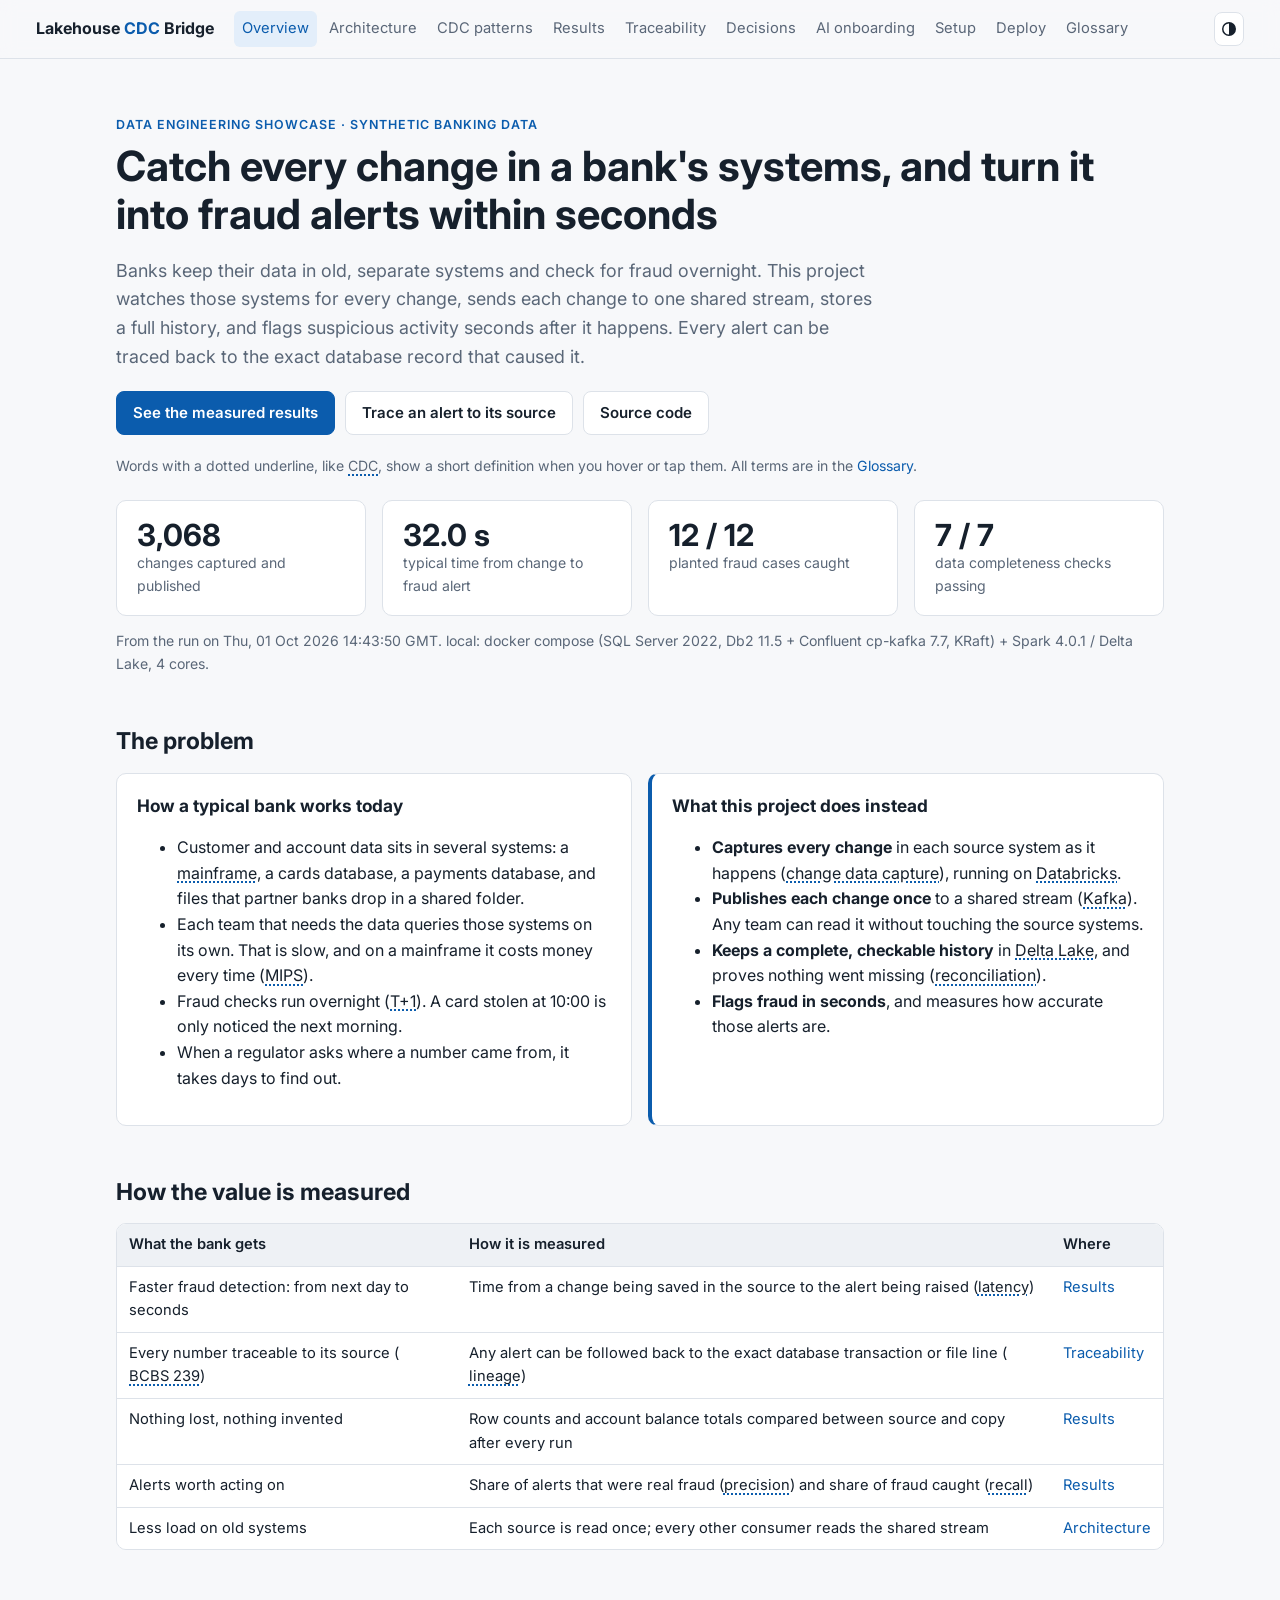
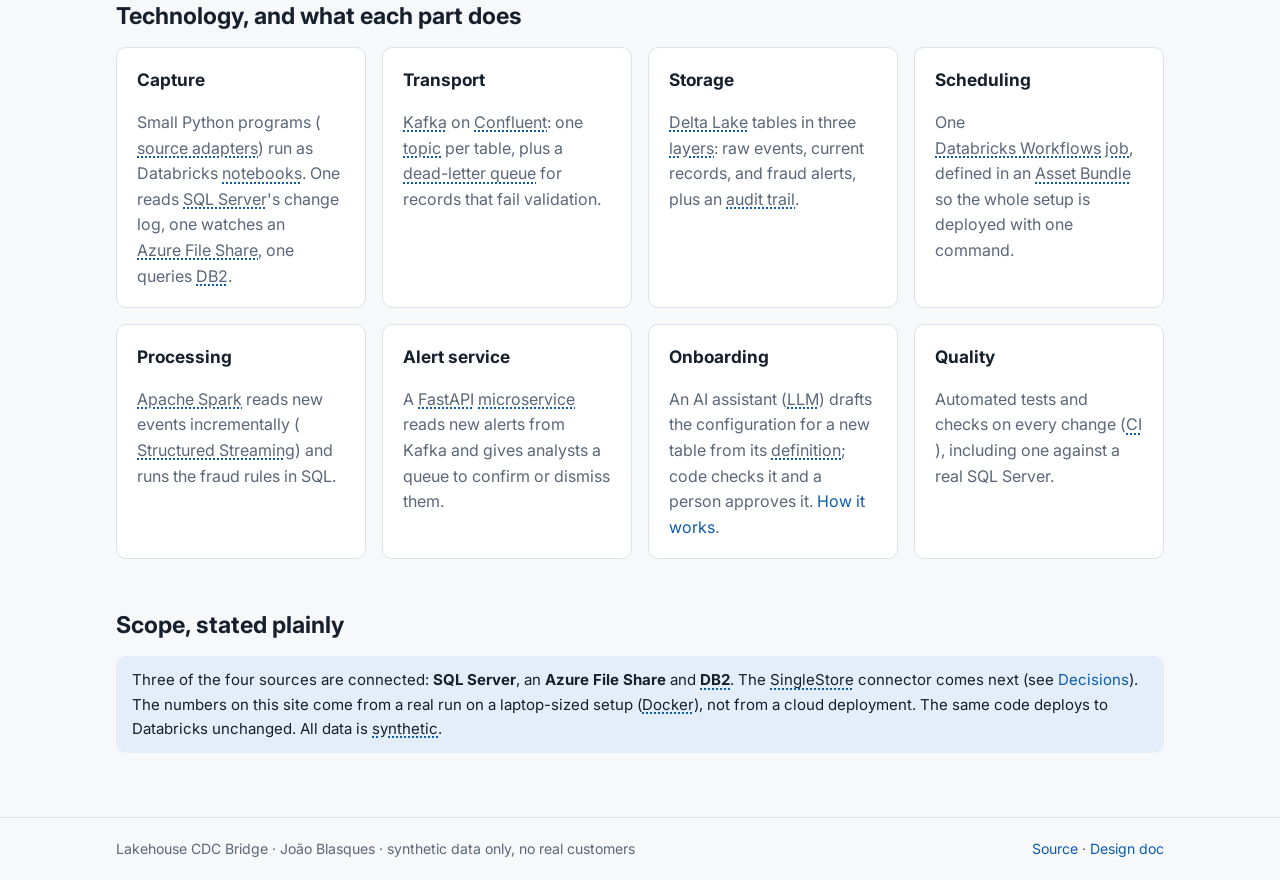
<file: site/index.html>
<!doctype html>
<html lang="en">
<head>
  <meta charset="utf-8">
  <meta name="viewport" content="width=device-width, initial-scale=1">
  <title>Lakehouse CDC Bridge</title>
  <meta name="description" content="Change data capture on Databricks: a bank's source systems streamed into Kafka (Confluent) and Delta Lake, with traceable near-real-time fraud alerts.">
  <link rel="preconnect" href="https://fonts.googleapis.com">
  <link href="https://fonts.googleapis.com/css2?family=Inter:wght@400;600;700&family=JetBrains+Mono&display=swap" rel="stylesheet">
  <link rel="icon" href="data:image/svg+xml,%3Csvg xmlns=%27http://www.w3.org/2000/svg%27 viewBox=%270 0 32 32%27%3E%3Crect width=%2732%27 height=%2732%27 rx=%277%27 fill=%27%230b5cad%27/%3E%3Cpath d=%27M8 11h16M8 16h11M8 21h16%27 stroke=%27white%27 stroke-width=%273%27 stroke-linecap=%27round%27/%3E%3C/svg%3E">
  <link rel="stylesheet" href="assets/style.css">
</head>
<body data-page="overview">
<main>
  <section class="hero">
    <div class="eyebrow">Data engineering showcase · synthetic banking data</div>
    <h1>Catch every change in a bank's systems, and turn it into fraud alerts within seconds</h1>
    <p class="lead">
      Banks keep their data in old, separate systems and check for fraud overnight. This project
      watches those systems for every change, sends each change to one shared stream, stores a
      full history, and flags suspicious activity seconds after it happens. Every alert can be
      traced back to the exact database record that caused it.
    </p>
    <div class="cta-row">
      <a class="btn primary" href="results.html">See the measured results</a>
      <a class="btn" href="lineage.html">Trace an alert to its source</a>
      <a class="btn" href="https://github.com/joaoblasques/lakehouse-cdc-bridge">Source code</a>
    </div>
    <p class="small muted">Words with a dotted underline, like <span data-term="cdc">CDC</span>,
      show a short definition when you hover or tap them. All terms are in the
      <a href="glossary.html">Glossary</a>.</p>
  </section>

  <section class="grid grid-4" id="headline" aria-live="polite">
    <div class="card stat"><div class="value">–</div><div class="label">Loading run results…</div></div>
  </section>
  <p class="small muted" id="headline-note"></p>

  <h2>The problem</h2>
  <div class="grid grid-2">
    <div class="card">
      <h3>How a typical bank works today</h3>
      <ul>
        <li>Customer and account data sits in several systems: a
          <span data-term="mainframe">mainframe</span>, a cards database, a payments database,
          and files that partner banks drop in a shared folder.</li>
        <li>Each team that needs the data queries those systems on its own. That is slow, and on
          a mainframe it costs money every time (<span data-term="mips">MIPS</span>).</li>
        <li>Fraud checks run overnight (<span data-term="t-plus-1">T+1</span>). A card stolen at
          10:00 is only noticed the next morning.</li>
        <li>When a regulator asks where a number came from, it takes days to find out.</li>
      </ul>
    </div>
    <div class="card accent">
      <h3>What this project does instead</h3>
      <ul>
        <li><b>Captures every change</b> in each source system as it happens
          (<span data-term="cdc">change data capture</span>), running on
          <span data-term="databricks">Databricks</span>.</li>
        <li><b>Publishes each change once</b> to a shared stream
          (<span data-term="kafka">Kafka</span>). Any team can read it without touching the
          source systems.</li>
        <li><b>Keeps a complete, checkable history</b> in
          <span data-term="delta">Delta Lake</span>, and proves nothing went missing
          (<span data-term="reconciliation">reconciliation</span>).</li>
        <li><b>Flags fraud in seconds</b>, and measures how accurate those alerts are.</li>
      </ul>
    </div>
  </div>

  <h2>How the value is measured</h2>
  <div class="table-wrap">
    <table>
      <thead><tr><th>What the bank gets</th><th>How it is measured</th><th>Where</th></tr></thead>
      <tbody>
        <tr><td>Faster fraud detection: from next day to seconds</td><td>Time from a change being saved in the source to the alert being raised (<span data-term="latency">latency</span>)</td><td><a href="results.html#latency">Results</a></td></tr>
        <tr><td>Every number traceable to its source (<span data-term="bcbs239">BCBS 239</span>)</td><td>Any alert can be followed back to the exact database transaction or file line (<span data-term="lineage">lineage</span>)</td><td><a href="lineage.html">Traceability</a></td></tr>
        <tr><td>Nothing lost, nothing invented</td><td>Row counts and account balance totals compared between source and copy after every run</td><td><a href="results.html#reconciliation">Results</a></td></tr>
        <tr><td>Alerts worth acting on</td><td>Share of alerts that were real fraud (<span data-term="precision">precision</span>) and share of fraud caught (<span data-term="recall">recall</span>)</td><td><a href="results.html#detection">Results</a></td></tr>
        <tr><td>Less load on old systems</td><td>Each source is read once; every other consumer reads the shared stream</td><td><a href="architecture.html">Architecture</a></td></tr>
      </tbody>
    </table>
  </div>

  <h2>Technology, and what each part does</h2>
  <div class="grid grid-3">
    <div class="card"><h3>Capture</h3><p class="muted">Small Python programs (<span data-term="adapter">source adapters</span>) run as Databricks <span data-term="notebook">notebooks</span>. One reads <span data-term="sql-server">SQL Server</span>'s change log, one watches an <span data-term="azure-files">Azure File Share</span>, one queries <span data-term="mainframe">DB2</span>.</p></div>
    <div class="card"><h3>Transport</h3><p class="muted"><span data-term="kafka">Kafka</span> on <span data-term="confluent">Confluent</span>: one <span data-term="topic">topic</span> per table, plus a <span data-term="dlq">dead-letter queue</span> for records that fail validation.</p></div>
    <div class="card"><h3>Storage</h3><p class="muted"><span data-term="delta">Delta Lake</span> tables in three <span data-term="medallion">layers</span>: raw events, current records, and fraud alerts, plus an <span data-term="audit">audit trail</span>.</p></div>
    <div class="card"><h3>Scheduling</h3><p class="muted">One <span data-term="workflows">Databricks Workflows job</span>, defined in an <span data-term="bundle">Asset Bundle</span> so the whole setup is deployed with one command.</p></div>
    <div class="card"><h3>Processing</h3><p class="muted"><span data-term="spark">Apache Spark</span> reads new events incrementally (<span data-term="streaming">Structured Streaming</span>) and runs the fraud rules in SQL.</p></div>
    <div class="card"><h3>Alert service</h3><p class="muted">A <span data-term="fastapi">FastAPI</span> <span data-term="microservice">microservice</span> reads new alerts from Kafka and gives analysts a queue to confirm or dismiss them.</p></div>
    <div class="card"><h3>Onboarding</h3><p class="muted">An AI assistant (<span data-term="llm">LLM</span>) drafts the configuration for a new table from its <span data-term="ddl">definition</span>; code checks it and a person approves it. <a href="onboarding.html">How it works</a>.</p></div>
    <div class="card"><h3>Quality</h3><p class="muted">Automated tests and checks on every change (<span data-term="ci">CI</span>), including one against a real SQL Server.</p></div>
  </div>

  <h2>Scope, stated plainly</h2>
  <div class="notice">
    Three of the four sources are connected: <b>SQL Server</b>, an <b>Azure File Share</b> and
    <b><span data-term="mainframe">DB2</span></b>. The
    <span data-term="singlestore">SingleStore</span> connector comes next (see
    <a href="decisions.html">Decisions</a>). The numbers on this
    site come from a real run on a laptop-sized setup (<span data-term="docker">Docker</span>),
    not from a cloud deployment. The same code deploys to Databricks unchanged. All data is
    <span data-term="synthetic-data">synthetic</span>.
  </div>
</main>
<script src="assets/app.js"></script>
<script src="assets/glossary.js"></script>
<script>
  loadMetrics().then((m) => {
    const d = Object.values(m.detection);
    const planted = d.reduce((a, r) => a + r.planted, 0);
    const caught = d.reduce((a, r) => a + r.caught, 0);
    const recon = m.rounds.at(-1).reconciliation;
    const judged = recon.filter((c) => c.status !== "SKIP");
    const passed = judged.filter((c) => c.status === "PASS").length;
    const tiles = [
      [fmt.int(m.table_counts.cdc_event_audit), "changes captured and published"],
      [fmt.secs(m.latency_seconds.p50), "typical time from change to fraud alert"],
      [`${caught} / ${planted}`, "planted fraud cases caught"],
      [`${passed} / ${judged.length}`, "data completeness checks passing"],
    ];
    document.getElementById("headline").innerHTML = tiles.map(([v, l]) =>
      `<div class="card stat"><div class="value">${v}</div><div class="label">${l}</div></div>`).join("");
    document.getElementById("headline-note").textContent =
      `From the run on ${new Date(m.generated_at).toUTCString()}. ${m.environment}.`;
  }).catch((e) => {
    document.getElementById("headline").innerHTML =
      `<div class="card"><p class="empty">Run results not available (${fmt.esc(e.message)}).</p></div>`;
  });
</script>
</body>
</html>
</file>
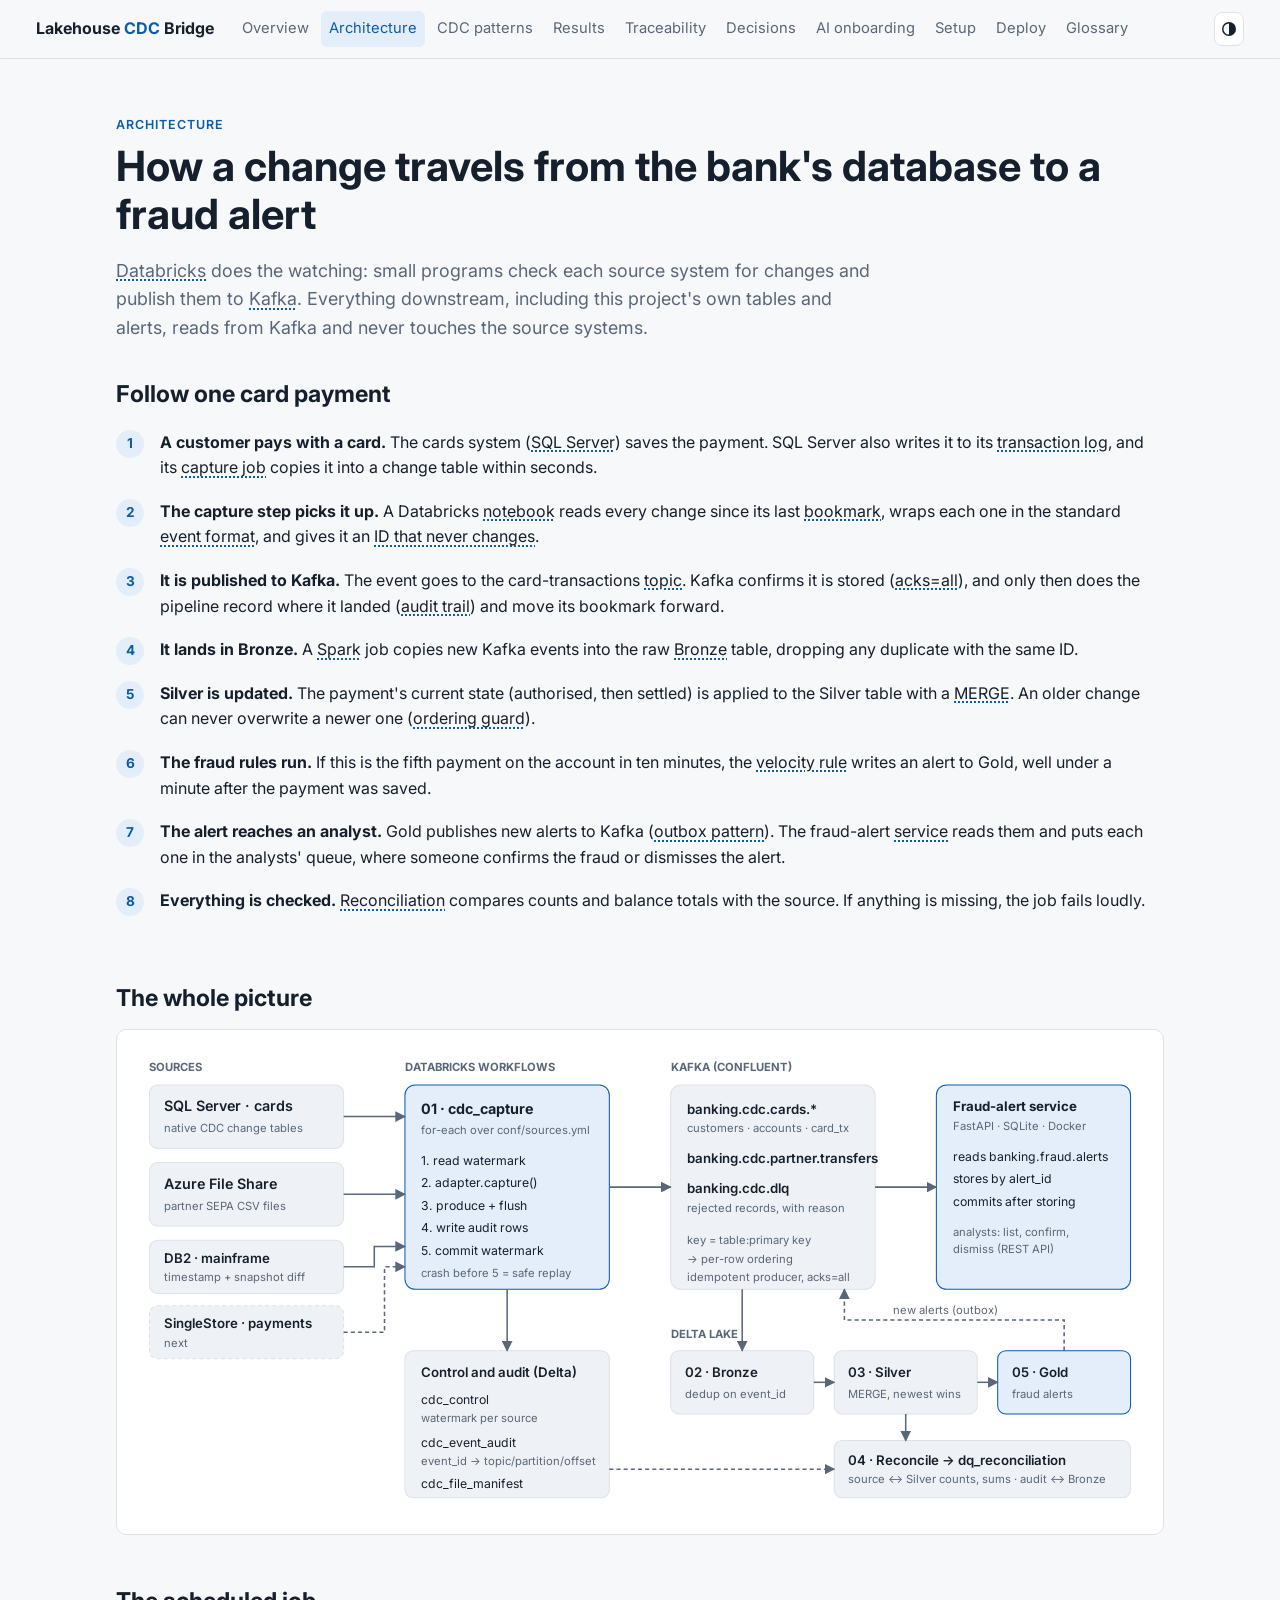
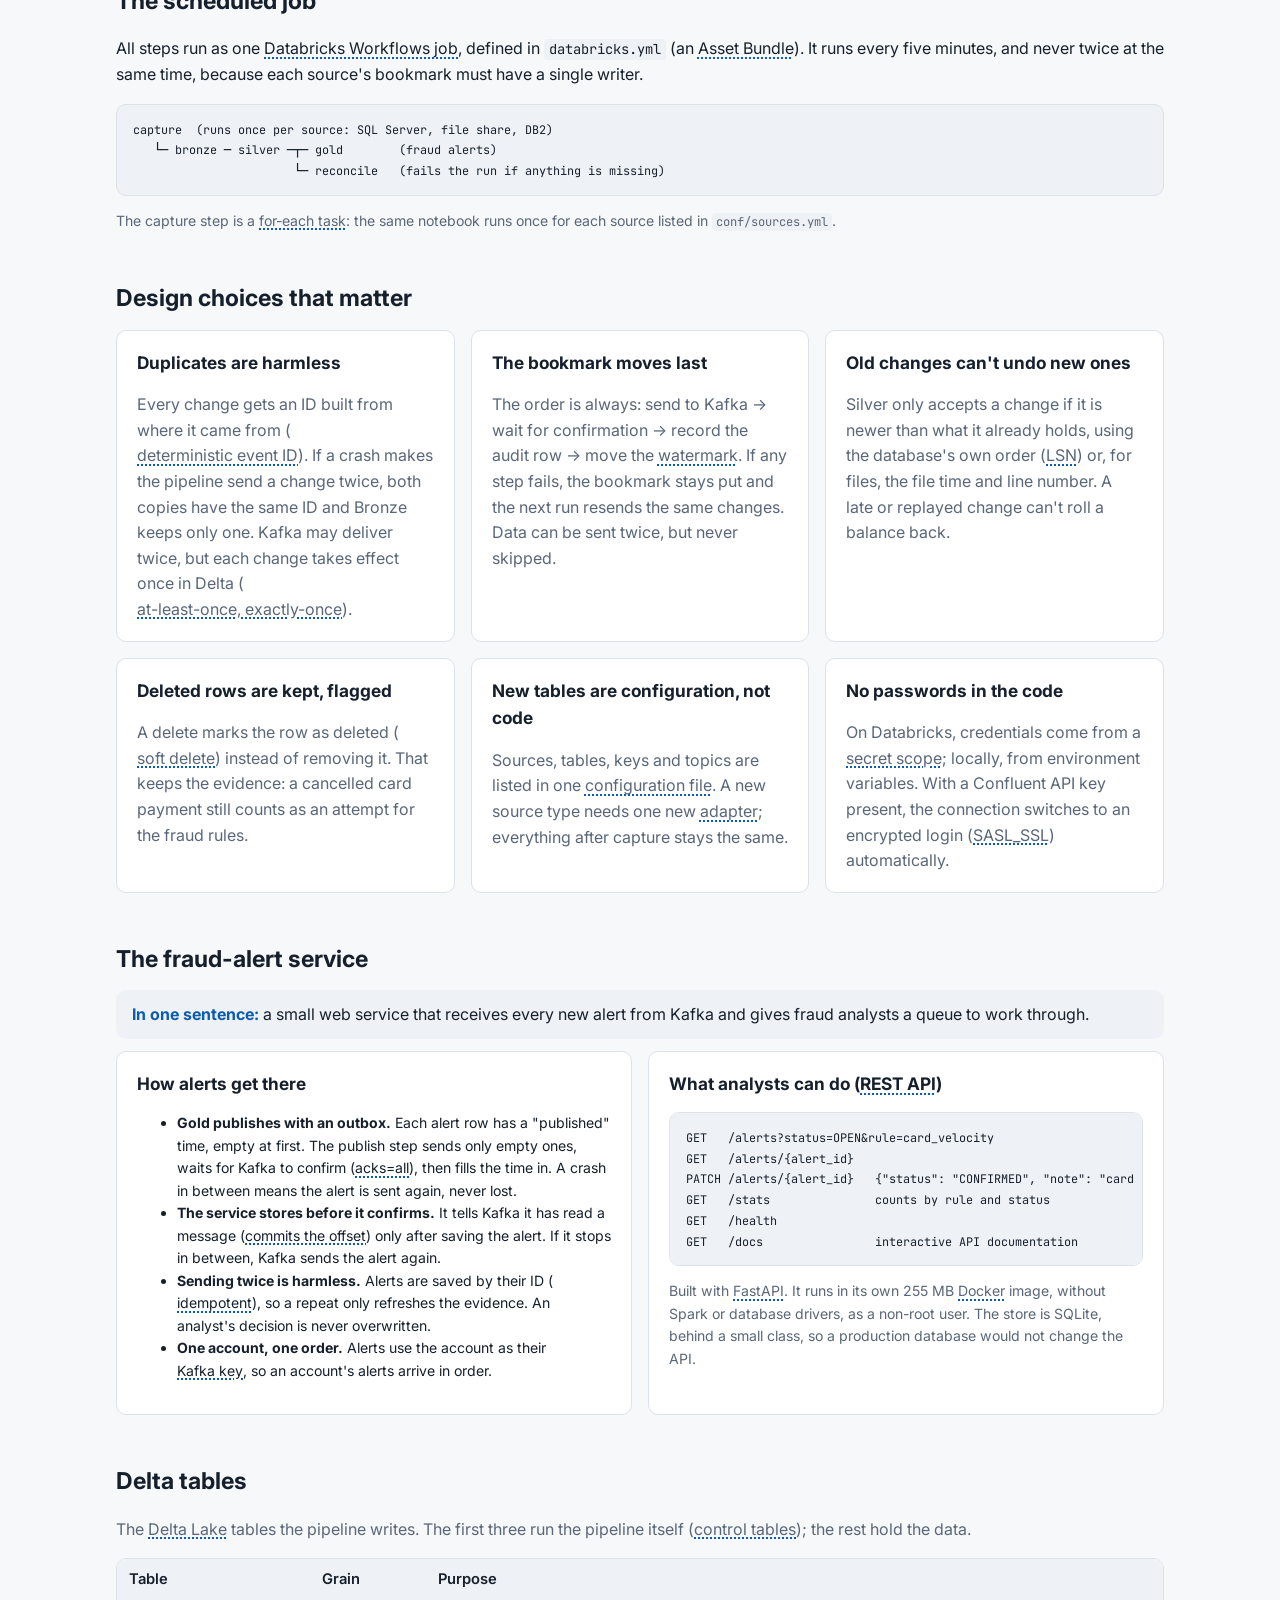
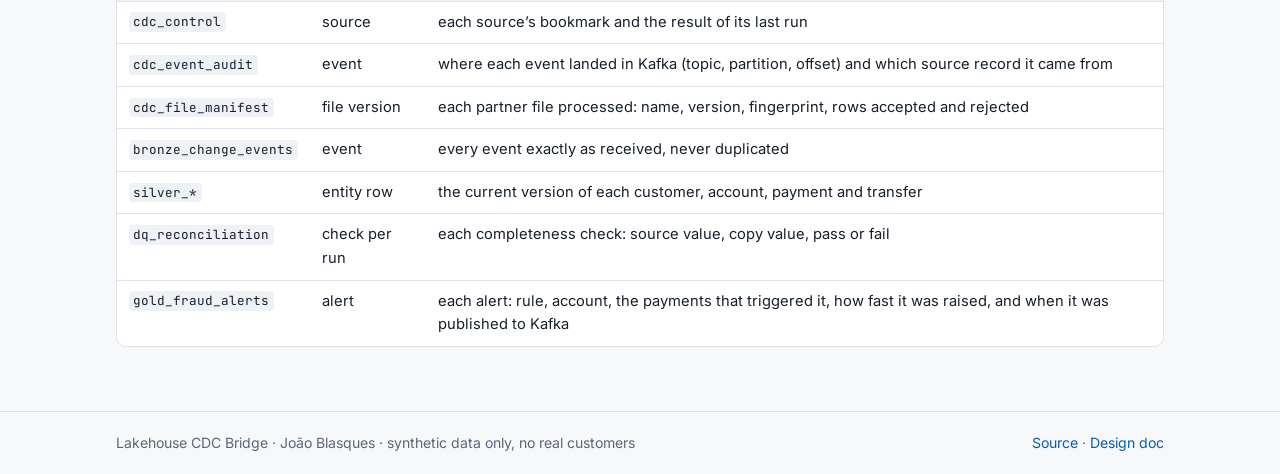
<file: site/architecture.html>
<!doctype html>
<html lang="en">
<head>
  <meta charset="utf-8">
  <meta name="viewport" content="width=device-width, initial-scale=1">
  <title>Architecture · Lakehouse CDC Bridge</title>
  <meta name="description" content="How changes flow from the bank's source systems through Databricks capture, Kafka and Delta Lake to fraud alerts.">
  <link rel="preconnect" href="https://fonts.googleapis.com">
  <link href="https://fonts.googleapis.com/css2?family=Inter:wght@400;600;700&family=JetBrains+Mono&display=swap" rel="stylesheet">
  <link rel="icon" href="data:image/svg+xml,%3Csvg xmlns=%27http://www.w3.org/2000/svg%27 viewBox=%270 0 32 32%27%3E%3Crect width=%2732%27 height=%2732%27 rx=%277%27 fill=%27%230b5cad%27/%3E%3Cpath d=%27M8 11h16M8 16h11M8 21h16%27 stroke=%27white%27 stroke-width=%273%27 stroke-linecap=%27round%27/%3E%3C/svg%3E">
  <link rel="stylesheet" href="assets/style.css">
</head>
<body data-page="architecture">
<main>
  <section class="hero">
    <div class="eyebrow">Architecture</div>
    <h1>How a change travels from the bank's database to a fraud alert</h1>
    <p class="lead">
      <span data-term="databricks">Databricks</span> does the watching: small programs check each
      source system for changes and publish them to <span data-term="kafka">Kafka</span>. Everything
      downstream, including this project's own tables and alerts, reads from Kafka and never
      touches the source systems.
    </p>
  </section>

  <h2 style="margin-top:8px">Follow one card payment</h2>
  <ol class="steps">
    <li><b>A customer pays with a card.</b> The cards system
      (<span data-term="sql-server">SQL Server</span>) saves the payment. SQL Server also writes it
      to its <span data-term="transaction-log">transaction log</span>, and its
      <span data-term="capture-job">capture job</span> copies it into a change table within seconds.</li>
    <li><b>The capture step picks it up.</b> A Databricks <span data-term="notebook">notebook</span>
      reads every change since its last <span data-term="watermark">bookmark</span>, wraps each one
      in the standard <span data-term="envelope">event format</span>, and gives it an
      <span data-term="event-id">ID that never changes</span>.</li>
    <li><b>It is published to Kafka.</b> The event goes to the card-transactions
      <span data-term="topic">topic</span>. Kafka confirms it is stored
      (<span data-term="acks">acks=all</span>), and only then does the pipeline record where it
      landed (<span data-term="audit">audit trail</span>) and move its bookmark forward.</li>
    <li><b>It lands in Bronze.</b> A <span data-term="spark">Spark</span> job copies new Kafka
      events into the raw <span data-term="medallion">Bronze</span> table, dropping any duplicate
      with the same ID.</li>
    <li><b>Silver is updated.</b> The payment's current state (authorised, then settled) is applied
      to the Silver table with a <span data-term="merge">MERGE</span>. An older change can never
      overwrite a newer one (<span data-term="ordering-guard">ordering guard</span>).</li>
    <li><b>The fraud rules run.</b> If this is the fifth payment on the account in ten minutes, the
      <span data-term="velocity">velocity rule</span> writes an alert to Gold, well under a minute
      after the payment was saved.</li>
    <li><b>The alert reaches an analyst.</b> Gold publishes new alerts to Kafka
      (<span data-term="outbox">outbox pattern</span>). The fraud-alert
      <span data-term="microservice">service</span> reads them and puts each one in the
      analysts' queue, where someone confirms the fraud or dismisses the alert.</li>
    <li><b>Everything is checked.</b> <span data-term="reconciliation">Reconciliation</span>
      compares counts and balance totals with the source. If anything is missing, the job fails
      loudly.</li>
  </ol>

  <h2>The whole picture</h2>
  <div class="diagram" role="img" aria-label="Data flow: sources to capture to Kafka to Bronze, Silver, Gold, with control and audit tables">
    <svg viewBox="0 0 1000 470" xmlns="http://www.w3.org/2000/svg">
      <defs>
        <marker id="arrow" viewBox="0 0 10 10" refX="9" refY="5" markerWidth="7" markerHeight="7" orient="auto-start-reverse">
          <path d="M0,0 L10,5 L0,10 z"/>
        </marker>
      </defs>

      <!-- sources -->
      <text x="20" y="28" font-size="12" font-weight="700" class="sub">SOURCES</text>
      <rect class="box" x="20" y="42" width="190" height="62" rx="8"/>
      <text x="34" y="68" font-size="14" font-weight="600">SQL Server · cards</text>
      <text x="34" y="88" class="sub">native CDC change tables</text>
      <rect class="box" x="20" y="118" width="190" height="62" rx="8"/>
      <text x="34" y="144" font-size="14" font-weight="600">Azure File Share</text>
      <text x="34" y="164" class="sub">partner SEPA CSV files</text>
      <rect class="box" x="20" y="194" width="190" height="52" rx="8"/>
      <text x="34" y="216" font-size="13" font-weight="600">DB2 · mainframe</text>
      <text x="34" y="234" class="sub">timestamp + snapshot diff</text>
      <rect class="box" x="20" y="258" width="190" height="52" rx="8" stroke-dasharray="4 3"/>
      <text x="34" y="280" font-size="13" font-weight="600">SingleStore · payments</text>
      <text x="34" y="298" class="sub">next</text>

      <!-- capture -->
      <text x="270" y="28" font-size="12" font-weight="700" class="sub">DATABRICKS WORKFLOWS</text>
      <rect class="box-accent" x="270" y="42" width="200" height="200" rx="10"/>
      <text x="286" y="70" font-size="14" font-weight="700">01 · cdc_capture</text>
      <text x="286" y="90" class="sub">for-each over conf/sources.yml</text>
      <text x="286" y="120" font-size="12">1. read watermark</text>
      <text x="286" y="142" font-size="12">2. adapter.capture()</text>
      <text x="286" y="164" font-size="12">3. produce + flush</text>
      <text x="286" y="186" font-size="12">4. write audit rows</text>
      <text x="286" y="208" font-size="12">5. commit watermark</text>
      <text x="286" y="230" class="sub">crash before 5 = safe replay</text>

      <!-- kafka -->
      <text x="530" y="28" font-size="12" font-weight="700" class="sub">KAFKA (CONFLUENT)</text>
      <rect class="box" x="530" y="42" width="200" height="200" rx="10"/>
      <text x="546" y="70" font-size="13" font-weight="600">banking.cdc.cards.*</text>
      <text x="546" y="88" class="sub">customers · accounts · card_tx</text>
      <text x="546" y="118" font-size="13" font-weight="600">banking.cdc.partner.transfers</text>
      <text x="546" y="148" font-size="13" font-weight="600">banking.cdc.dlq</text>
      <text x="546" y="166" class="sub">rejected records, with reason</text>
      <text x="546" y="198" class="sub">key = table:primary key</text>
      <text x="546" y="216" class="sub">→ per-row ordering</text>
      <text x="546" y="234" class="sub">idempotent producer, acks=all</text>

      <!-- consumers -->
      <rect class="box-accent" x="790" y="42" width="190" height="200" rx="10"/>
      <text x="806" y="68" font-size="13" font-weight="700">Fraud-alert service</text>
      <text x="806" y="86" class="sub">FastAPI · SQLite · Docker</text>
      <text x="806" y="116" font-size="12">reads banking.fraud.alerts</text>
      <text x="806" y="138" font-size="12">stores by alert_id</text>
      <text x="806" y="160" font-size="12">commits after storing</text>
      <text x="806" y="190" class="sub">analysts: list, confirm,</text>
      <text x="806" y="206" class="sub">dismiss (REST API)</text>

      <!-- medallion -->
      <text x="530" y="290" font-size="12" font-weight="700" class="sub">DELTA LAKE</text>
      <rect class="box" x="530" y="302" width="140" height="62" rx="8"/>
      <text x="544" y="328" font-size="13" font-weight="600">02 · Bronze</text>
      <text x="544" y="348" class="sub">dedup on event_id</text>
      <rect class="box" x="690" y="302" width="140" height="62" rx="8"/>
      <text x="704" y="328" font-size="13" font-weight="600">03 · Silver</text>
      <text x="704" y="348" class="sub">MERGE, newest wins</text>
      <rect class="box-accent" x="850" y="302" width="130" height="62" rx="8"/>
      <text x="864" y="328" font-size="13" font-weight="600">05 · Gold</text>
      <text x="864" y="348" class="sub">fraud alerts</text>
      <rect class="box" x="690" y="390" width="290" height="56" rx="8"/>
      <text x="704" y="414" font-size="13" font-weight="600">04 · Reconcile → dq_reconciliation</text>
      <text x="704" y="432" class="sub">source ↔ Silver counts, sums · audit ↔ Bronze</text>

      <!-- control -->
      <rect class="box" x="270" y="302" width="200" height="144" rx="8"/>
      <text x="286" y="328" font-size="13" font-weight="600">Control and audit (Delta)</text>
      <text x="286" y="354" font-size="12">cdc_control</text>
      <text x="286" y="372" class="sub">watermark per source</text>
      <text x="286" y="396" font-size="12">cdc_event_audit</text>
      <text x="286" y="414" class="sub">event_id → topic/partition/offset</text>
      <text x="286" y="436" font-size="12">cdc_file_manifest</text>

      <!-- edges -->
      <path class="edge" d="M210 73 H270"/>
      <path class="edge" d="M210 149 H270"/>
      <path class="edge" d="M210 220 H240 V200 H270"/>
      <path class="edge edge-dash" d="M210 284 H250 V220 H270"/>
      <path class="edge" d="M470 142 H530"/>
      <path class="edge" d="M370 242 V302"/>
      <path class="edge" d="M730 142 H790"/>
      <path class="edge edge-dash" d="M915 302 V272 H700 V242"/>
      <text x="748" y="266" class="sub">new alerts (outbox)</text>
      <path class="edge" d="M600 242 V302"/>
      <path class="edge" d="M670 333 H690"/>
      <path class="edge" d="M830 333 H850"/>
      <path class="edge" d="M760 364 V390"/>
      <path class="edge edge-dash" d="M470 418 H690"/>
    </svg>
  </div>

  <h2>The scheduled job</h2>
  <p>All steps run as one <span data-term="workflows">Databricks Workflows job</span>, defined in
    <code>databricks.yml</code> (an <span data-term="bundle">Asset Bundle</span>). It runs every
    five minutes, and never twice at the same time, because each source's bookmark must have
    a single writer.</p>
<pre><code>capture  (runs once per source: SQL Server, file share, DB2)
   └─ bronze ─ silver ─┬─ gold        (fraud alerts)
                       └─ reconcile   (fails the run if anything is missing)</code></pre>
  <p class="muted small">The capture step is a <span data-term="for-each">for-each task</span>:
    the same notebook runs once for each source listed in <code>conf/sources.yml</code>.</p>

  <h2>Design choices that matter</h2>
  <div class="grid grid-2">
    <div class="card">
      <h3>Duplicates are harmless</h3>
      <p class="muted">Every change gets an ID built from where it came from
        (<span data-term="event-id">deterministic event ID</span>). If a crash makes the pipeline
        send a change twice, both copies have the same ID and Bronze keeps only one. Kafka may
        deliver twice, but each change takes effect once in Delta
        (<span data-term="at-least-once">at-least-once, exactly-once</span>).</p>
    </div>
    <div class="card">
      <h3>The bookmark moves last</h3>
      <p class="muted">The order is always: send to Kafka → wait for confirmation → record the
        audit row → move the <span data-term="watermark">watermark</span>. If any step fails, the
        bookmark stays put and the next run resends the same changes. Data can be sent twice,
        but never skipped.</p>
    </div>
    <div class="card">
      <h3>Old changes can't undo new ones</h3>
      <p class="muted">Silver only accepts a change if it is newer than what it already holds,
        using the database's own order (<span data-term="lsn">LSN</span>) or, for files, the file
        time and line number. A late or replayed change can't roll a balance back.</p>
    </div>
    <div class="card">
      <h3>Deleted rows are kept, flagged</h3>
      <p class="muted">A delete marks the row as deleted
        (<span data-term="soft-delete">soft delete</span>) instead of removing it. That keeps the
        evidence: a cancelled card payment still counts as an attempt for the fraud rules.</p>
    </div>
    <div class="card">
      <h3>New tables are configuration, not code</h3>
      <p class="muted">Sources, tables, keys and topics are listed in one
        <span data-term="yaml">configuration file</span>. A new source type needs one new
        <span data-term="adapter">adapter</span>; everything after capture stays the same.</p>
    </div>
    <div class="card">
      <h3>No passwords in the code</h3>
      <p class="muted">On Databricks, credentials come from a
        <span data-term="secret-scope">secret scope</span>; locally, from environment variables.
        With a Confluent API key present, the connection switches to an encrypted login
        (<span data-term="sasl">SASL_SSL</span>) automatically.</p>
    </div>
  </div>

  <h2 id="service">The fraud-alert service</h2>
  <p class="plain"><b>In one sentence:</b> a small web service that receives every new alert from
    Kafka and gives fraud analysts a queue to work through.</p>
  <div class="grid grid-2">
    <div class="card">
      <h3>How alerts get there</h3>
      <ul class="small">
        <li><b>Gold publishes with an outbox.</b> Each alert row has a "published" time, empty at
          first. The publish step sends only empty ones, waits for Kafka to confirm
          (<span data-term="acks">acks=all</span>), then fills the time in. A crash in between
          means the alert is sent again, never lost.</li>
        <li><b>The service stores before it confirms.</b> It tells Kafka it has read a message
          (<span data-term="commit-offset">commits the offset</span>) only after saving the alert.
          If it stops in between, Kafka sends the alert again.</li>
        <li><b>Sending twice is harmless.</b> Alerts are saved by their ID
          (<span data-term="idempotent">idempotent</span>), so a repeat only refreshes the
          evidence. An analyst's decision is never overwritten.</li>
        <li><b>One account, one order.</b> Alerts use the account as their
          <span data-term="message-key">Kafka key</span>, so an account's alerts arrive in order.</li>
      </ul>
    </div>
    <div class="card">
      <h3>What analysts can do (<span data-term="rest-api">REST API</span>)</h3>
<pre><code>GET   /alerts?status=OPEN&amp;rule=card_velocity
GET   /alerts/{alert_id}
PATCH /alerts/{alert_id}   {"status": "CONFIRMED", "note": "card blocked"}
GET   /stats               counts by rule and status
GET   /health
GET   /docs                interactive API documentation</code></pre>
      <p class="small muted">Built with <span data-term="fastapi">FastAPI</span>. It runs in its
        own 255 MB <span data-term="docker">Docker</span> image, without Spark or database
        drivers, as a non-root user. The store is SQLite, behind a small class, so a
        production database would not change the API.</p>
    </div>
  </div>

  <h2 id="tables">Delta tables</h2>
  <p class="muted">The <span data-term="delta">Delta Lake</span> tables the pipeline writes. The
    first three run the pipeline itself (<span data-term="control-table">control tables</span>);
    the rest hold the data.</p>
  <div class="table-wrap">
    <table>
      <thead><tr><th>Table</th><th>Grain</th><th>Purpose</th></tr></thead>
      <tbody>
        <tr><td><code>cdc_control</code></td><td>source</td><td>each source’s bookmark and the result of its last run</td></tr>
        <tr><td><code>cdc_event_audit</code></td><td>event</td><td>where each event landed in Kafka (topic, partition, offset) and which source record it came from</td></tr>
        <tr><td><code>cdc_file_manifest</code></td><td>file version</td><td>each partner file processed: name, version, fingerprint, rows accepted and rejected</td></tr>
        <tr><td><code>bronze_change_events</code></td><td>event</td><td>every event exactly as received, never duplicated</td></tr>
        <tr><td><code>silver_*</code></td><td>entity row</td><td>the current version of each customer, account, payment and transfer</td></tr>
        <tr><td><code>dq_reconciliation</code></td><td>check per run</td><td>each completeness check: source value, copy value, pass or fail</td></tr>
        <tr><td><code>gold_fraud_alerts</code></td><td>alert</td><td>each alert: rule, account, the payments that triggered it, how fast it was raised, and when it was published to Kafka</td></tr>
      </tbody>
    </table>
  </div>
</main>
<script src="assets/app.js"></script>
<script src="assets/glossary.js"></script>
</body>
</html>
</file>
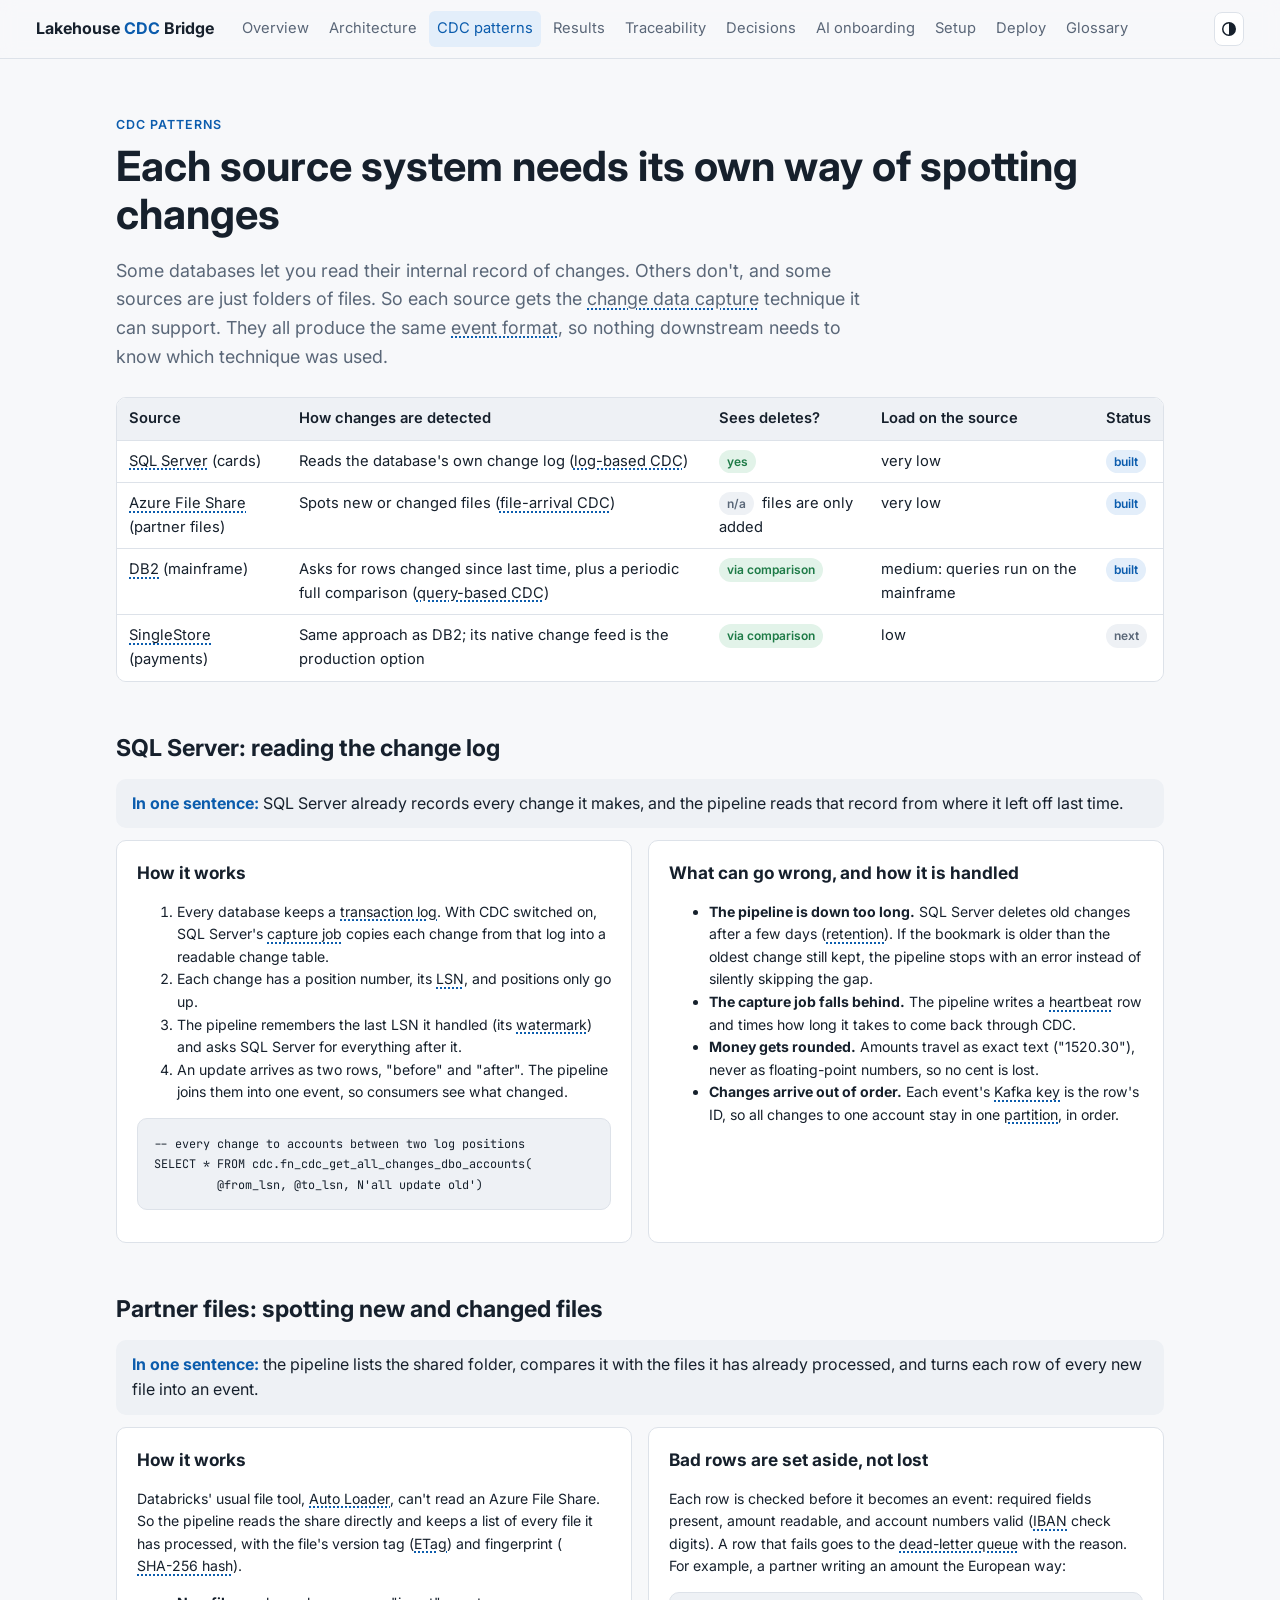
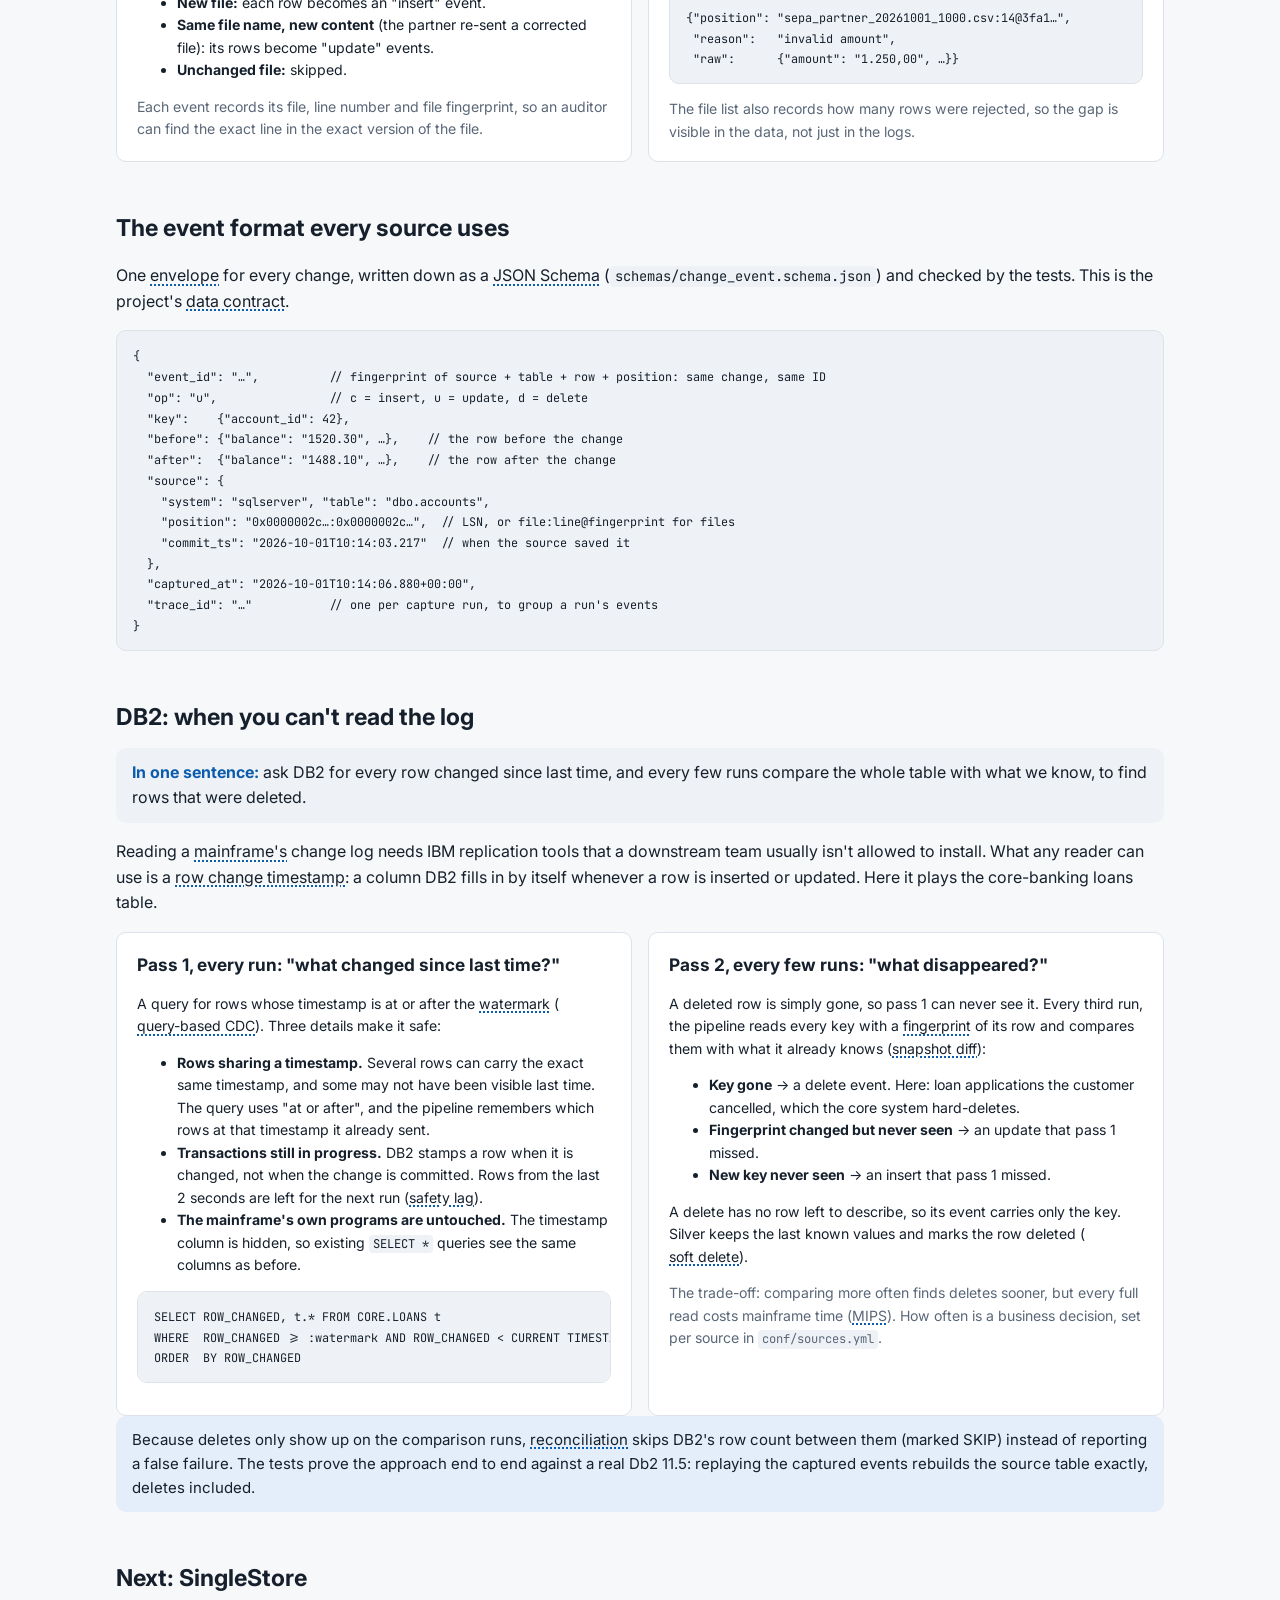
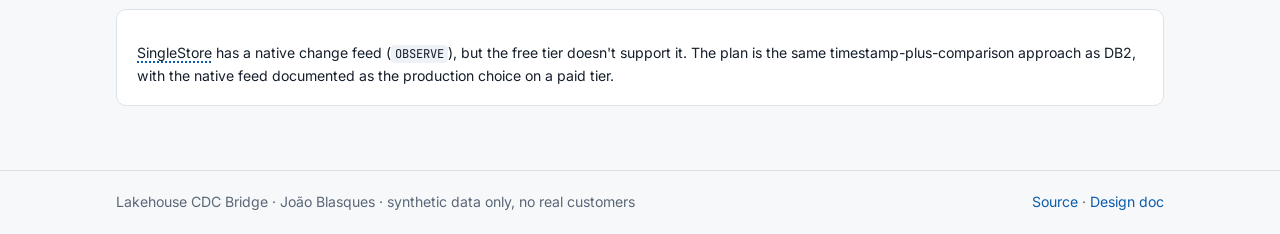
<file: site/cdc.html>
<!doctype html>
<html lang="en">
<head>
  <meta charset="utf-8">
  <meta name="viewport" content="width=device-width, initial-scale=1">
  <title>CDC Patterns · Lakehouse CDC Bridge</title>
  <meta name="description" content="How changes are detected in each source: SQL Server's change log, a partner file share, and the plans for DB2 and SingleStore.">
  <link rel="preconnect" href="https://fonts.googleapis.com">
  <link href="https://fonts.googleapis.com/css2?family=Inter:wght@400;600;700&family=JetBrains+Mono&display=swap" rel="stylesheet">
  <link rel="icon" href="data:image/svg+xml,%3Csvg xmlns=%27http://www.w3.org/2000/svg%27 viewBox=%270 0 32 32%27%3E%3Crect width=%2732%27 height=%2732%27 rx=%277%27 fill=%27%230b5cad%27/%3E%3Cpath d=%27M8 11h16M8 16h11M8 21h16%27 stroke=%27white%27 stroke-width=%273%27 stroke-linecap=%27round%27/%3E%3C/svg%3E">
  <link rel="stylesheet" href="assets/style.css">
</head>
<body data-page="cdc">
<main>
  <section class="hero">
    <div class="eyebrow">CDC patterns</div>
    <h1>Each source system needs its own way of spotting changes</h1>
    <p class="lead">
      Some databases let you read their internal record of changes. Others don't, and some
      sources are just folders of files. So each source gets the
      <span data-term="cdc">change data capture</span> technique it can support. They all produce
      the same <span data-term="envelope">event format</span>, so nothing downstream needs to
      know which technique was used.
    </p>
  </section>

  <div class="table-wrap">
    <table>
      <thead><tr><th>Source</th><th>How changes are detected</th><th>Sees deletes?</th><th>Load on the source</th><th>Status</th></tr></thead>
      <tbody>
        <tr><td><span data-term="sql-server">SQL Server</span> (cards)</td><td>Reads the database's own change log (<span data-term="log-cdc">log-based CDC</span>)</td><td><span class="tag ok">yes</span></td><td>very low</td><td><span class="tag blue">built</span></td></tr>
        <tr><td><span data-term="azure-files">Azure File Share</span> (partner files)</td><td>Spots new or changed files (<span data-term="file-cdc">file-arrival CDC</span>)</td><td><span class="tag">n/a</span> files are only added</td><td>very low</td><td><span class="tag blue">built</span></td></tr>
        <tr><td><span data-term="mainframe">DB2</span> (mainframe)</td><td>Asks for rows changed since last time, plus a periodic full comparison (<span data-term="query-cdc">query-based CDC</span>)</td><td><span class="tag ok">via comparison</span></td><td>medium: queries run on the mainframe</td><td><span class="tag blue">built</span></td></tr>
        <tr><td><span data-term="singlestore">SingleStore</span> (payments)</td><td>Same approach as DB2; its native change feed is the production option</td><td><span class="tag ok">via comparison</span></td><td>low</td><td><span class="tag">next</span></td></tr>
      </tbody>
    </table>
  </div>

  <h2 id="sqlserver">SQL Server: reading the change log</h2>
  <p class="plain"><b>In one sentence:</b> SQL Server already records every change it makes, and
    the pipeline reads that record from where it left off last time.</p>
  <div class="grid grid-2">
    <div class="card">
      <h3>How it works</h3>
      <ol class="small">
        <li>Every database keeps a <span data-term="transaction-log">transaction log</span>.
          With CDC switched on, SQL Server's <span data-term="capture-job">capture job</span>
          copies each change from that log into a readable change table.</li>
        <li>Each change has a position number, its <span data-term="lsn">LSN</span>, and
          positions only go up.</li>
        <li>The pipeline remembers the last LSN it handled (its
          <span data-term="watermark">watermark</span>) and asks SQL Server for everything after
          it.</li>
        <li>An update arrives as two rows, "before" and "after". The pipeline joins them into one
          event, so consumers see what changed.</li>
      </ol>
<pre><code>-- every change to accounts between two log positions
SELECT * FROM cdc.fn_cdc_get_all_changes_dbo_accounts(
         @from_lsn, @to_lsn, N'all update old')</code></pre>
    </div>
    <div class="card">
      <h3>What can go wrong, and how it is handled</h3>
      <ul class="small">
        <li><b>The pipeline is down too long.</b> SQL Server deletes old changes after a few days
          (<span data-term="retention">retention</span>). If the bookmark is older than the oldest
          change still kept, the pipeline stops with an error instead of silently skipping the
          gap.</li>
        <li><b>The capture job falls behind.</b> The pipeline writes a
          <span data-term="heartbeat">heartbeat</span> row and times how long it takes to come
          back through CDC.</li>
        <li><b>Money gets rounded.</b> Amounts travel as exact text ("1520.30"), never as
          floating-point numbers, so no cent is lost.</li>
        <li><b>Changes arrive out of order.</b> Each event's <span data-term="message-key">Kafka key</span>
          is the row's ID, so all changes to one account stay in one
          <span data-term="partition">partition</span>, in order.</li>
      </ul>
    </div>
  </div>

  <h2 id="fileshare">Partner files: spotting new and changed files</h2>
  <p class="plain"><b>In one sentence:</b> the pipeline lists the shared folder, compares it with the
    files it has already processed, and turns each row of every new file into an event.</p>
  <div class="grid grid-2">
    <div class="card">
      <h3>How it works</h3>
      <p class="small">Databricks' usual file tool, <span data-term="auto-loader">Auto Loader</span>,
        can't read an Azure File Share. So the pipeline reads the share directly and keeps a list
        of every file it has processed, with the file's version tag
        (<span data-term="etag">ETag</span>) and fingerprint
        (<span data-term="hash">SHA-256 hash</span>).</p>
      <ul class="small">
        <li><b>New file:</b> each row becomes an "insert" event.</li>
        <li><b>Same file name, new content</b> (the partner re-sent a corrected file): its rows
          become "update" events.</li>
        <li><b>Unchanged file:</b> skipped.</li>
      </ul>
      <p class="small muted">Each event records its file, line number and file fingerprint, so an
        auditor can find the exact line in the exact version of the file.</p>
    </div>
    <div class="card">
      <h3>Bad rows are set aside, not lost</h3>
      <p class="small">Each row is checked before it becomes an event: required fields present,
        amount readable, and account numbers valid (<span data-term="iban">IBAN</span> check
        digits). A row that fails goes to the
        <span data-term="dlq">dead-letter queue</span> with the reason. For example, a partner
        writing an amount the European way:</p>
<pre><code>{"position": "sepa_partner_20261001_1000.csv:14@3fa1…",
 "reason":   "invalid amount",
 "raw":      {"amount": "1.250,00", …}}</code></pre>
      <p class="small muted">The file list also records how many rows were rejected, so the gap
        is visible in the data, not just in the logs.</p>
    </div>
  </div>

  <h2 id="envelope">The event format every source uses</h2>
  <p>One <span data-term="envelope">envelope</span> for every change, written down as a
    <span data-term="json-schema">JSON Schema</span> (<code>schemas/change_event.schema.json</code>)
    and checked by the tests. This is the project's <span data-term="data-contract">data contract</span>.</p>
<pre><code>{
  "event_id": "…",          // fingerprint of source + table + row + position: same change, same ID
  "op": "u",                // c = insert, u = update, d = delete
  "key":    {"account_id": 42},
  "before": {"balance": "1520.30", …},    // the row before the change
  "after":  {"balance": "1488.10", …},    // the row after the change
  "source": {
    "system": "sqlserver", "table": "dbo.accounts",
    "position": "0x0000002c…:0x0000002c…",  // LSN, or file:line@fingerprint for files
    "commit_ts": "2026-10-01T10:14:03.217"  // when the source saved it
  },
  "captured_at": "2026-10-01T10:14:06.880+00:00",
  "trace_id": "…"           // one per capture run, to group a run's events
}</code></pre>

  <h2 id="db2">DB2: when you can't read the log</h2>
  <p class="plain"><b>In one sentence:</b> ask DB2 for every row changed since last time, and every
    few runs compare the whole table with what we know, to find rows that were deleted.</p>
  <p>Reading a <span data-term="mainframe">mainframe's</span> change log needs IBM replication
    tools that a downstream team usually isn't allowed to install. What any reader can use is a
    <span data-term="row-change-ts">row change timestamp</span>: a column DB2 fills in by itself
    whenever a row is inserted or updated. Here it plays the core-banking loans table.</p>
  <div class="grid grid-2">
    <div class="card">
      <h3>Pass 1, every run: "what changed since last time?"</h3>
      <p class="small">A query for rows whose timestamp is at or after the
        <span data-term="watermark">watermark</span>
        (<span data-term="query-cdc">query-based CDC</span>). Three details make it safe:</p>
      <ul class="small">
        <li><b>Rows sharing a timestamp.</b> Several rows can carry the exact same timestamp, and
          some may not have been visible last time. The query uses "at or after", and the
          pipeline remembers which rows at that timestamp it already sent.</li>
        <li><b>Transactions still in progress.</b> DB2 stamps a row when it is changed, not when
          the change is committed. Rows from the last 2 seconds are left for the next run
          (<span data-term="safety-lag">safety lag</span>).</li>
        <li><b>The mainframe's own programs are untouched.</b> The timestamp column is hidden, so
          existing <code>SELECT *</code> queries see the same columns as before.</li>
      </ul>
<pre><code>SELECT ROW_CHANGED, t.* FROM CORE.LOANS t
WHERE  ROW_CHANGED >= :watermark AND ROW_CHANGED < CURRENT TIMESTAMP - 2 SECONDS
ORDER  BY ROW_CHANGED</code></pre>
    </div>
    <div class="card">
      <h3>Pass 2, every few runs: "what disappeared?"</h3>
      <p class="small">A deleted row is simply gone, so pass 1 can never see it. Every third run,
        the pipeline reads every key with a <span data-term="hash">fingerprint</span> of its row
        and compares them with what it already knows
        (<span data-term="snapshot">snapshot diff</span>):</p>
      <ul class="small">
        <li><b>Key gone</b> → a delete event. Here: loan applications the customer cancelled, which
          the core system hard-deletes.</li>
        <li><b>Fingerprint changed but never seen</b> → an update that pass 1 missed.</li>
        <li><b>New key never seen</b> → an insert that pass 1 missed.</li>
      </ul>
      <p class="small">A delete has no row left to describe, so its event carries only the key.
        Silver keeps the last known values and marks the row deleted
        (<span data-term="soft-delete">soft delete</span>).</p>
      <p class="small muted">The trade-off: comparing more often finds deletes sooner, but every
        full read costs mainframe time (<span data-term="mips">MIPS</span>). How often is a
        business decision, set per source in <code>conf/sources.yml</code>.</p>
    </div>
  </div>
  <div class="notice">Because deletes only show up on the comparison runs,
    <span data-term="reconciliation">reconciliation</span> skips DB2's row count between them
    (marked SKIP) instead of reporting a false failure. The tests prove the approach end to end
    against a real Db2 11.5: replaying the captured events rebuilds the source table exactly,
    deletes included.</div>

  <h2 id="next">Next: SingleStore</h2>
  <div class="card">
    <p class="small"><span data-term="singlestore">SingleStore</span> has a native change feed
      (<code>OBSERVE</code>), but the free tier doesn't support it. The plan is the same
      timestamp-plus-comparison approach as DB2, with the native feed documented as the
      production choice on a paid tier.</p>
  </div>
</main>
<script src="assets/app.js"></script>
<script src="assets/glossary.js"></script>
</body>
</html>
</file>
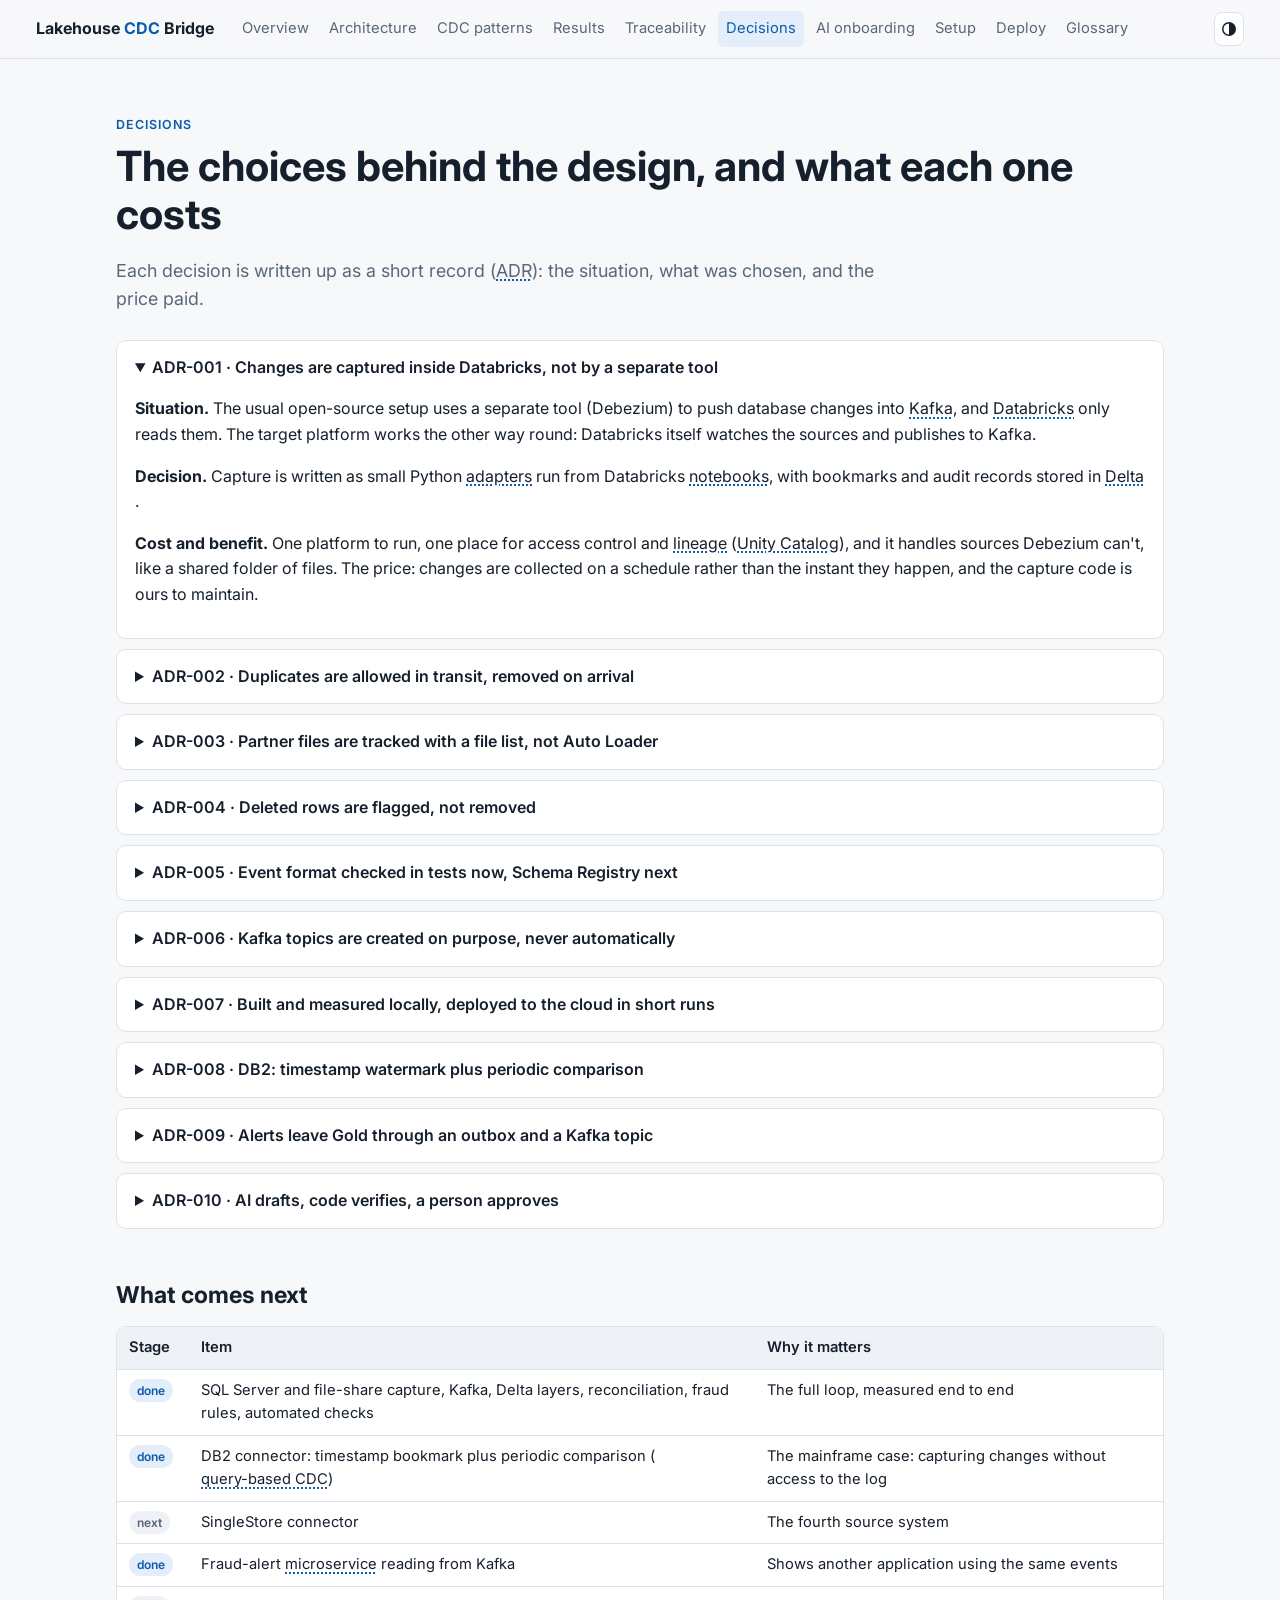
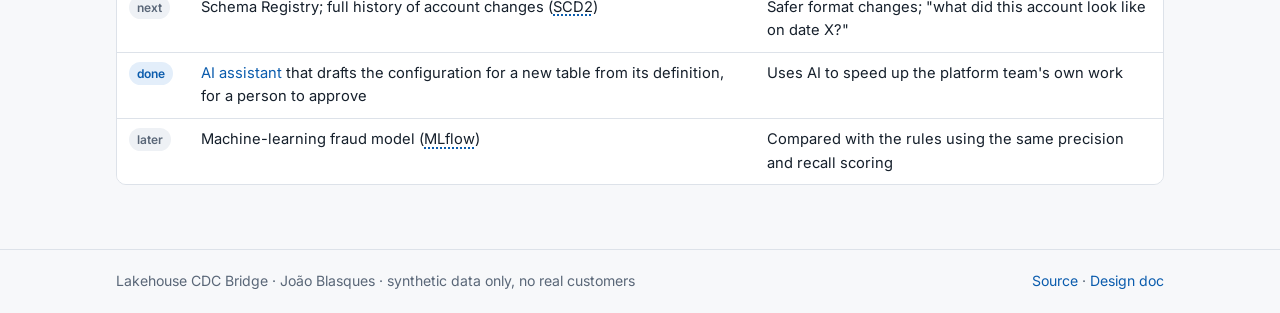
<file: site/decisions.html>
<!doctype html>
<html lang="en">
<head>
  <meta charset="utf-8">
  <meta name="viewport" content="width=device-width, initial-scale=1">
  <title>Decisions · Lakehouse CDC Bridge</title>
  <meta name="description" content="The main design decisions, what each one costs, and what comes next.">
  <link rel="preconnect" href="https://fonts.googleapis.com">
  <link href="https://fonts.googleapis.com/css2?family=Inter:wght@400;600;700&family=JetBrains+Mono&display=swap" rel="stylesheet">
  <link rel="icon" href="data:image/svg+xml,%3Csvg xmlns=%27http://www.w3.org/2000/svg%27 viewBox=%270 0 32 32%27%3E%3Crect width=%2732%27 height=%2732%27 rx=%277%27 fill=%27%230b5cad%27/%3E%3Cpath d=%27M8 11h16M8 16h11M8 21h16%27 stroke=%27white%27 stroke-width=%273%27 stroke-linecap=%27round%27/%3E%3C/svg%3E">
  <link rel="stylesheet" href="assets/style.css">
</head>
<body data-page="decisions">
<main>
  <section class="hero">
    <div class="eyebrow">Decisions</div>
    <h1>The choices behind the design, and what each one costs</h1>
    <p class="lead">Each decision is written up as a short record
      (<span data-term="adr">ADR</span>): the situation, what was chosen, and the price paid.</p>
  </section>

  <details class="adr" open>
    <summary>ADR-001 · Changes are captured inside Databricks, not by a separate tool</summary>
    <p><b>Situation.</b> The usual open-source setup uses a separate tool (Debezium) to push
      database changes into <span data-term="kafka">Kafka</span>, and
      <span data-term="databricks">Databricks</span> only reads them. The target platform works
      the other way round: Databricks itself watches the sources and publishes to Kafka.</p>
    <p><b>Decision.</b> Capture is written as small Python <span data-term="adapter">adapters</span>
      run from Databricks <span data-term="notebook">notebooks</span>, with bookmarks and audit
      records stored in <span data-term="delta">Delta</span>.</p>
    <p><b>Cost and benefit.</b> One platform to run, one place for access control and
      <span data-term="lineage">lineage</span> (<span data-term="unity-catalog">Unity Catalog</span>),
      and it handles sources Debezium can't, like a shared folder of files. The price: changes
      are collected on a schedule rather than the instant they happen, and the capture code is
      ours to maintain.</p>
  </details>

  <details class="adr">
    <summary>ADR-002 · Duplicates are allowed in transit, removed on arrival</summary>
    <p><b>Decision.</b> No Kafka transactions. Instead: Kafka confirms every message
      (<span data-term="acks">acks=all</span>), the bookmark moves only after that confirmation,
      every change carries an <span data-term="event-id">ID derived from the change itself</span>,
      Bronze drops repeated IDs, and Silver ignores anything older than what it holds.</p>
    <p><b>Why.</b> Kafka transactions wouldn't cover the Delta writes anyway. Making every step
      safe to repeat (<span data-term="idempotent">idempotent</span>) is simpler to reason about
      and to test.</p>
    <p><b>Cost.</b> Any other consumer of the topics must also drop repeated IDs. That is part of
      the documented <span data-term="data-contract">data contract</span>.</p>
  </details>

  <details class="adr">
    <summary>ADR-003 · Partner files are tracked with a file list, not Auto Loader</summary>
    <p><span data-term="auto-loader">Auto Loader</span> can't read an
      <span data-term="azure-files">Azure File Share</span>. Copying files to a supported storage
      first would work, but adds a step where files can go missing. The pipeline reads the share
      directly and records every file version it has processed (name,
      <span data-term="etag">ETag</span>, <span data-term="hash">fingerprint</span>), so a
      corrected file sent again is recognised as an update.</p>
  </details>

  <details class="adr">
    <summary>ADR-004 · Deleted rows are flagged, not removed</summary>
    <p>A delete sets a flag (<span data-term="soft-delete">soft delete</span>). This stops a late,
      older insert from bringing a deleted row back, and keeps evidence for the fraud rules: a
      cancelled card payment is still an attempt. Anyone wanting only current rows filters on the
      flag, as reconciliation does.</p>
  </details>

  <details class="adr">
    <summary>ADR-005 · Event format checked in tests now, Schema Registry next</summary>
    <p>Events are JSON, and the tests check every adapter's output against a published
      <span data-term="json-schema">JSON Schema</span>. The production step is registering that
      format in Confluent's <span data-term="schema-registry">Schema Registry</span>, so Kafka
      itself rejects a change that would break consumers.</p>
  </details>

  <details class="adr">
    <summary>ADR-006 · Kafka topics are created on purpose, never automatically</summary>
    <p>Automatic topic creation is switched off. The pipeline creates any missing
      <span data-term="topic">topics</span> with a fixed number of
      <span data-term="partition">partitions</span> before reading. That way a table with no
      changes yet can't break the pipeline, and every topic name is a deliberate choice.</p>
  </details>

  <details class="adr">
    <summary>ADR-007 · Built and measured locally, deployed to the cloud in short runs</summary>
    <p>Databricks' free edition limits internet access, and Confluent Cloud's free credit expires
      after about a month. Everything is therefore built and tested on a laptop-sized setup
      (<span data-term="docker">Docker</span>: SQL Server and Kafka, plus local Spark and Delta),
      then deployed with the <span data-term="bundle">Asset Bundle</span> for short cloud
      runs.</p>
  </details>

  <details class="adr">
    <summary>ADR-008 · DB2: timestamp watermark plus periodic comparison</summary>
    <p><b>Situation.</b> No access to the mainframe's change log. The only reliable signal is
      DB2's <span data-term="row-change-ts">row change timestamp</span>, which can't see deletes.</p>
    <p><b>Decision.</b> A watermark pass every run, and a full key-and-fingerprint comparison
      every third run that finds deletes and anything missed. The known state (key → fingerprint)
      is stored with the watermark. Delete events are identified by the last version seen, so a
      repeated comparison can't produce a second delete.</p>
    <p><b>Costs.</b> Deletes arrive up to two runs late. Each comparison reads the whole table on
      the mainframe (<span data-term="mips">MIPS</span>). Storing the known state with the
      watermark suits tables up to about 100,000 rows; beyond that it moves to its own Delta
      table. Reconciliation can only judge DB2's row count on comparison runs, so it reports SKIP
      in between.</p>
  </details>

  <details class="adr">
    <summary>ADR-009 · Alerts leave Gold through an outbox and a Kafka topic</summary>
    <p><b>Situation.</b> Analysts need new alerts in seconds, in a tool they can act on. Letting
      the alert tool query Delta would tie it to the data platform, which is the coupling this
      project removes for the source systems.</p>
    <p><b>Decision.</b> Gold publishes new alerts to <code>banking.fraud.alerts</code> with the
      <span data-term="outbox">outbox pattern</span> (a "published" column, set only after Kafka
      confirms). A separate FastAPI service consumes the topic, commits each offset only after
      storing the alert, and stores by alert ID.</p>
    <p><b>Cost.</b> Delivery is at-least-once, so the service must ignore repeats, which it does.
      The service's SQLite store suits one instance; more instances need a shared database. The
      analysts' decisions stay in the service for now; sending them back as events, to measure
      precision on real cases, is the obvious next step.</p>
  </details>

  <details class="adr">
    <summary>ADR-010 · AI drafts, code verifies, a person approves</summary>
    <p><b>Situation.</b> Adding a table means writing its configuration by hand: key, topic,
      Silver name, Silver schema, and deciding which columns hold
      <span data-term="pii">personal data</span>. A language model
      (<span data-term="llm">LLM</span>) can do much of this from the table definition
      (<span data-term="ddl">DDL</span>), but it can also be confidently wrong.</p>
    <p><b>Decision.</b> The model only gives judgment: names, personal data, and risks to flag.
      It answers in a fixed format (<span data-term="structured-output">structured output</span>).
      Code parses the DDL and checks every column the model names against it. The Silver schema
      is built from the DDL by code, and the model never writes it. The result is a proposal
      file, and a person approves it through a pull request
      (<span data-term="human-in-the-loop">human in the loop</span>).</p>
    <p><b>Why the model never writes the schema.</b> Types are facts that are already in the
      DDL. A model could turn <code>DECIMAL(18,2)</code> into <code>DOUBLE</code> and nothing
      would look wrong until amounts stopped adding up. Code that maps types the same way every
      time can be tested; a model's answer can't be tested in the same way.</p>
    <p><b>Cost.</b> One model call per table, which needs an API key and sends the DDL (never
      rows) to an outside service. Every new table still waits for a review step. The tests prove
      what the code does with any answer, not that the answers are good: judging them stays a
      person's job.</p>
  </details>

  <h2>What comes next</h2>
  <div class="table-wrap">
    <table>
      <thead><tr><th>Stage</th><th>Item</th><th>Why it matters</th></tr></thead>
      <tbody>
        <tr><td><span class="tag blue">done</span></td><td>SQL Server and file-share capture, Kafka, Delta layers, reconciliation, fraud rules, automated checks</td><td>The full loop, measured end to end</td></tr>
        <tr><td><span class="tag blue">done</span></td><td>DB2 connector: timestamp bookmark plus periodic comparison (<span data-term="query-cdc">query-based CDC</span>)</td><td>The mainframe case: capturing changes without access to the log</td></tr>
        <tr><td><span class="tag">next</span></td><td>SingleStore connector</td><td>The fourth source system</td></tr>
        <tr><td><span class="tag blue">done</span></td><td>Fraud-alert <span data-term="microservice">microservice</span> reading from Kafka</td><td>Shows another application using the same events</td></tr>
        <tr><td><span class="tag">next</span></td><td>Schema Registry; full history of account changes (<span data-term="scd2">SCD2</span>)</td><td>Safer format changes; "what did this account look like on date X?"</td></tr>
        <tr><td><span class="tag blue">done</span></td><td><a href="onboarding.html">AI assistant</a> that drafts the configuration for a new table from its definition, for a person to approve</td><td>Uses AI to speed up the platform team's own work</td></tr>
        <tr><td><span class="tag">later</span></td><td>Machine-learning fraud model (<span data-term="mlflow">MLflow</span>)</td><td>Compared with the rules using the same precision and recall scoring</td></tr>
      </tbody>
    </table>
  </div>
</main>
<script src="assets/app.js"></script>
<script src="assets/glossary.js"></script>
</body>
</html>
</file>
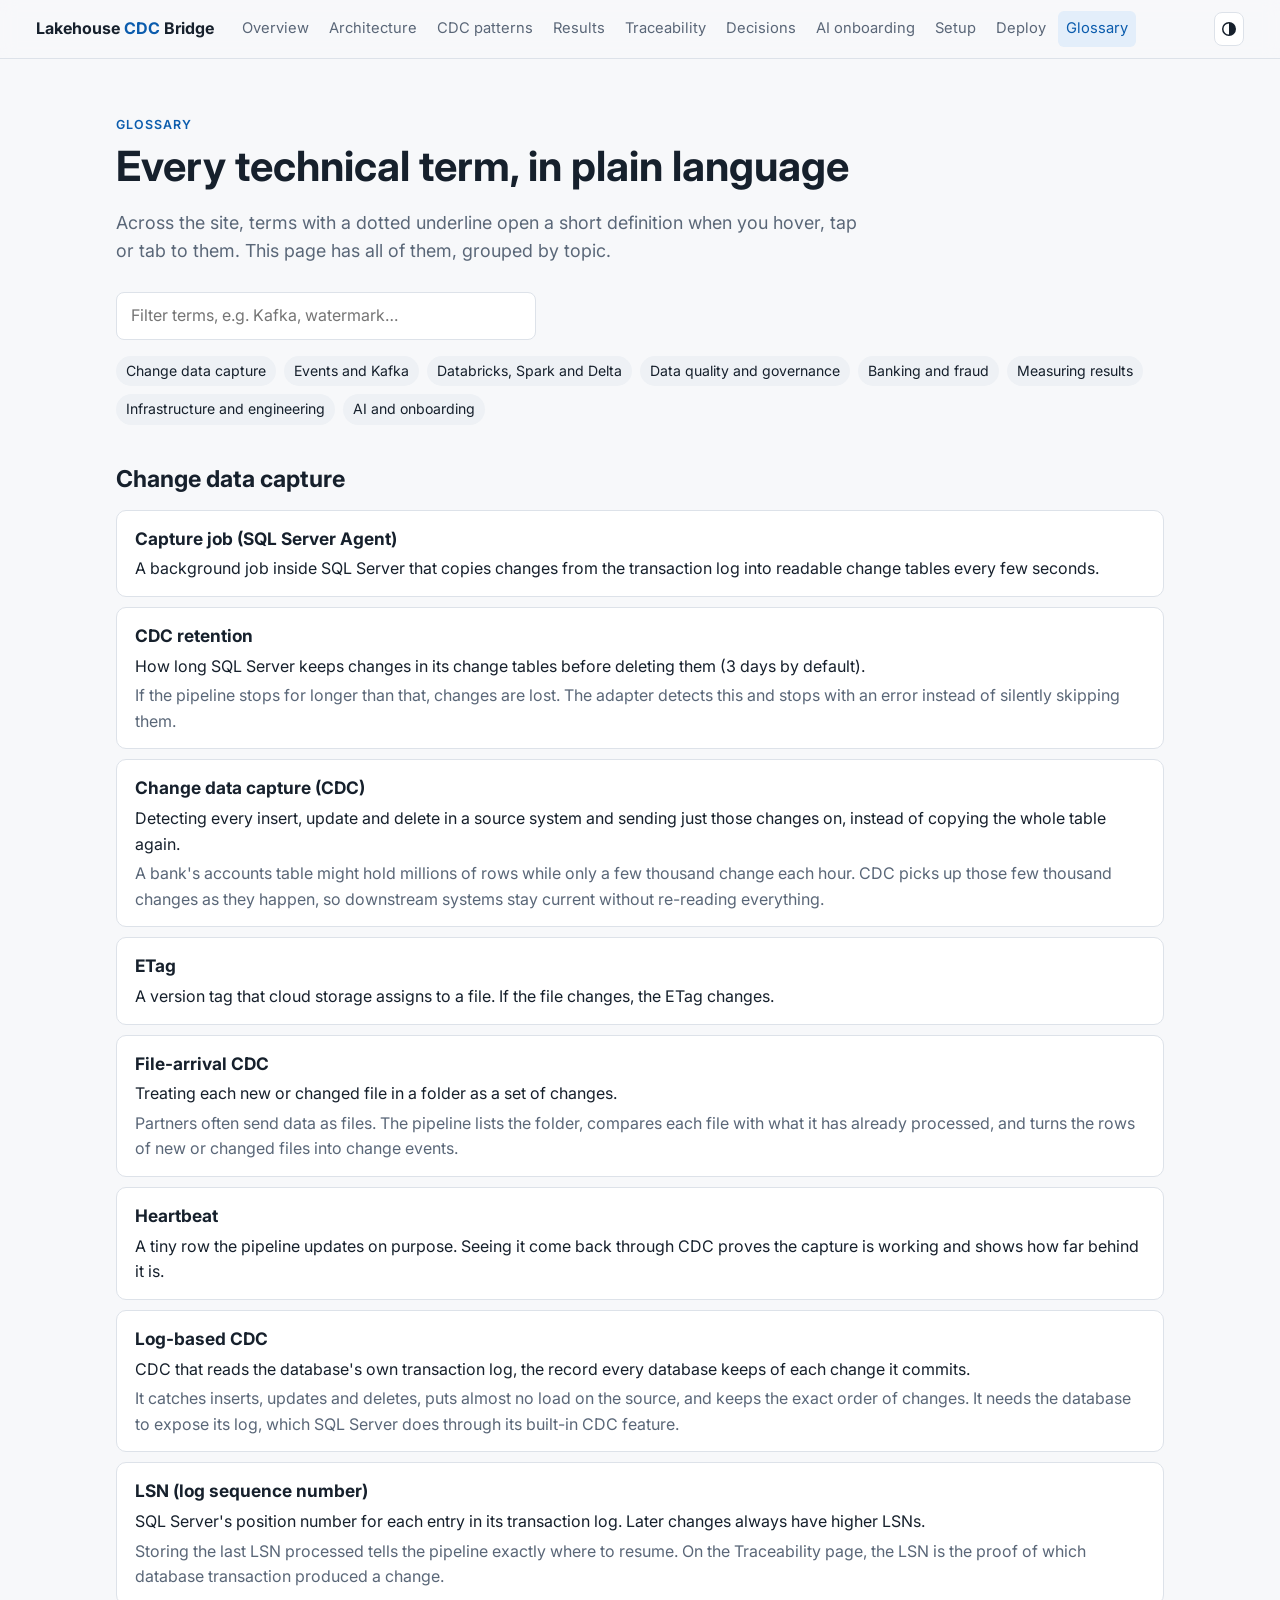
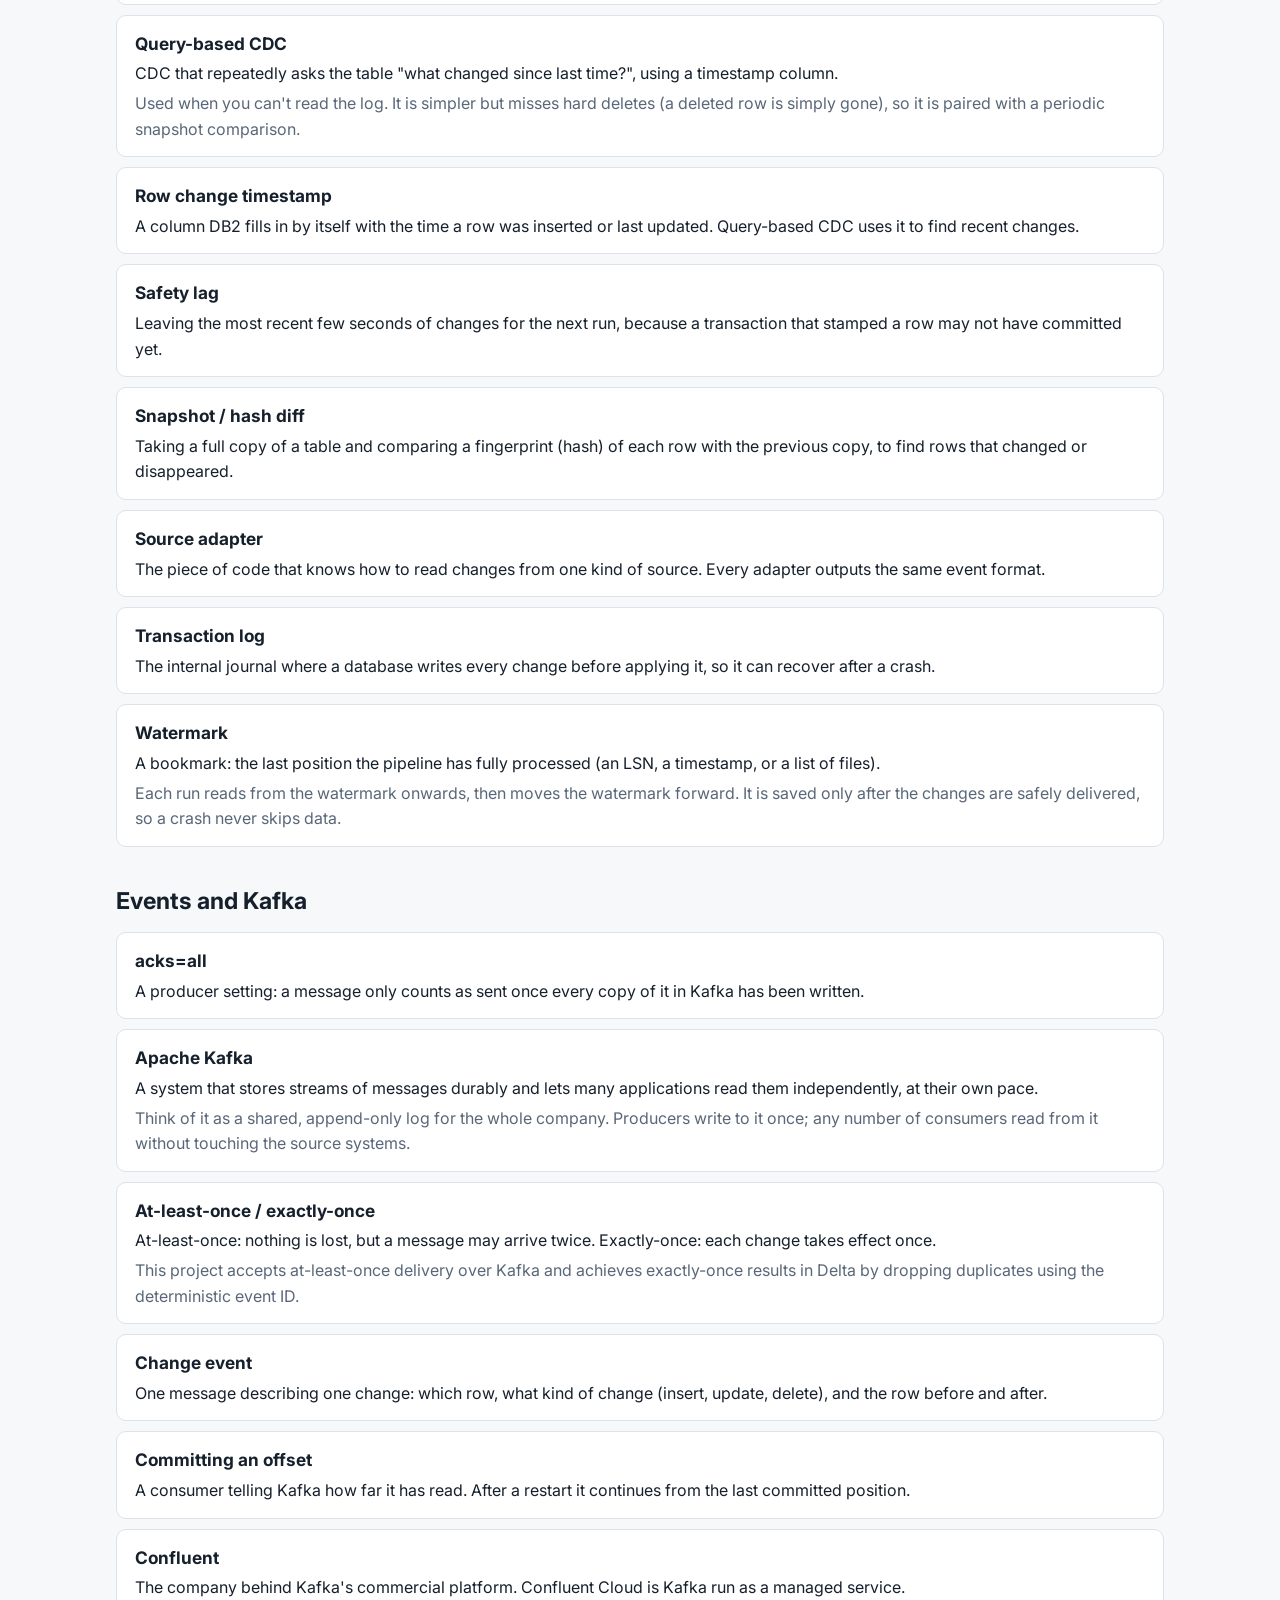
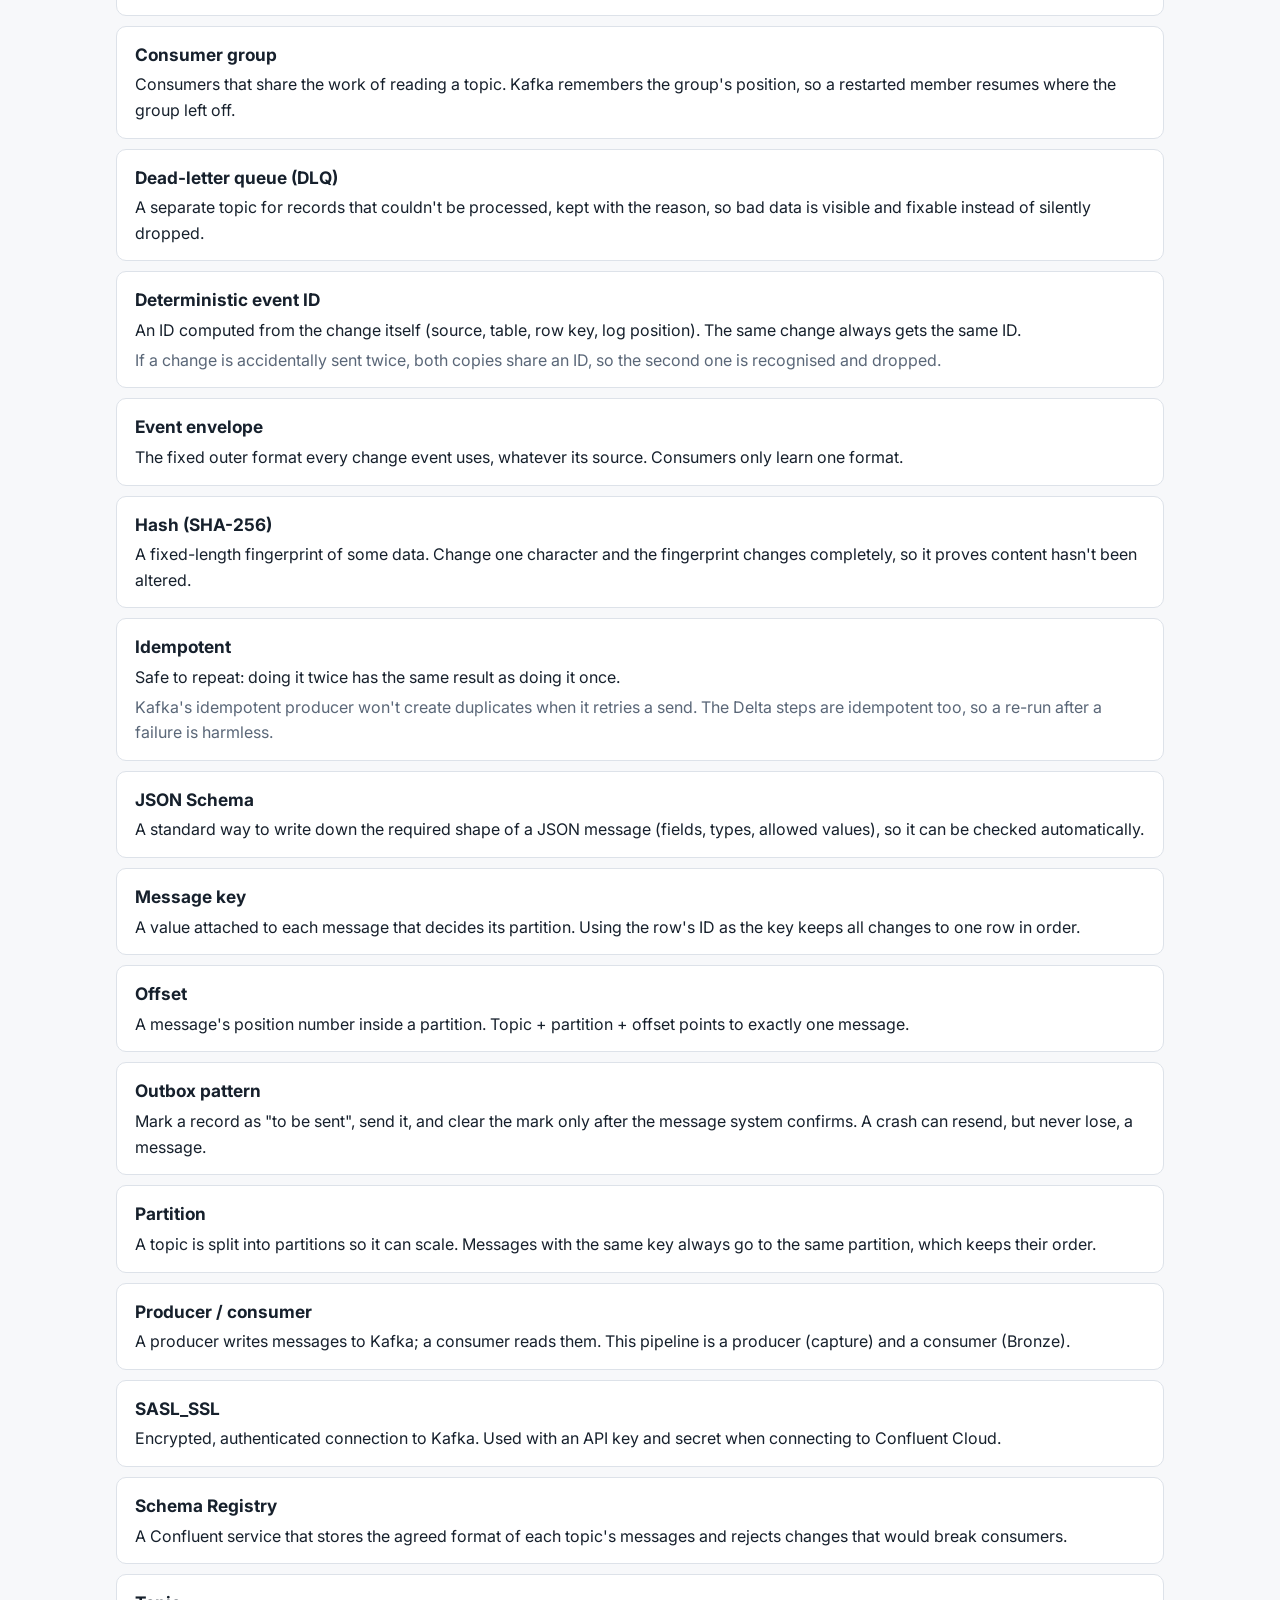
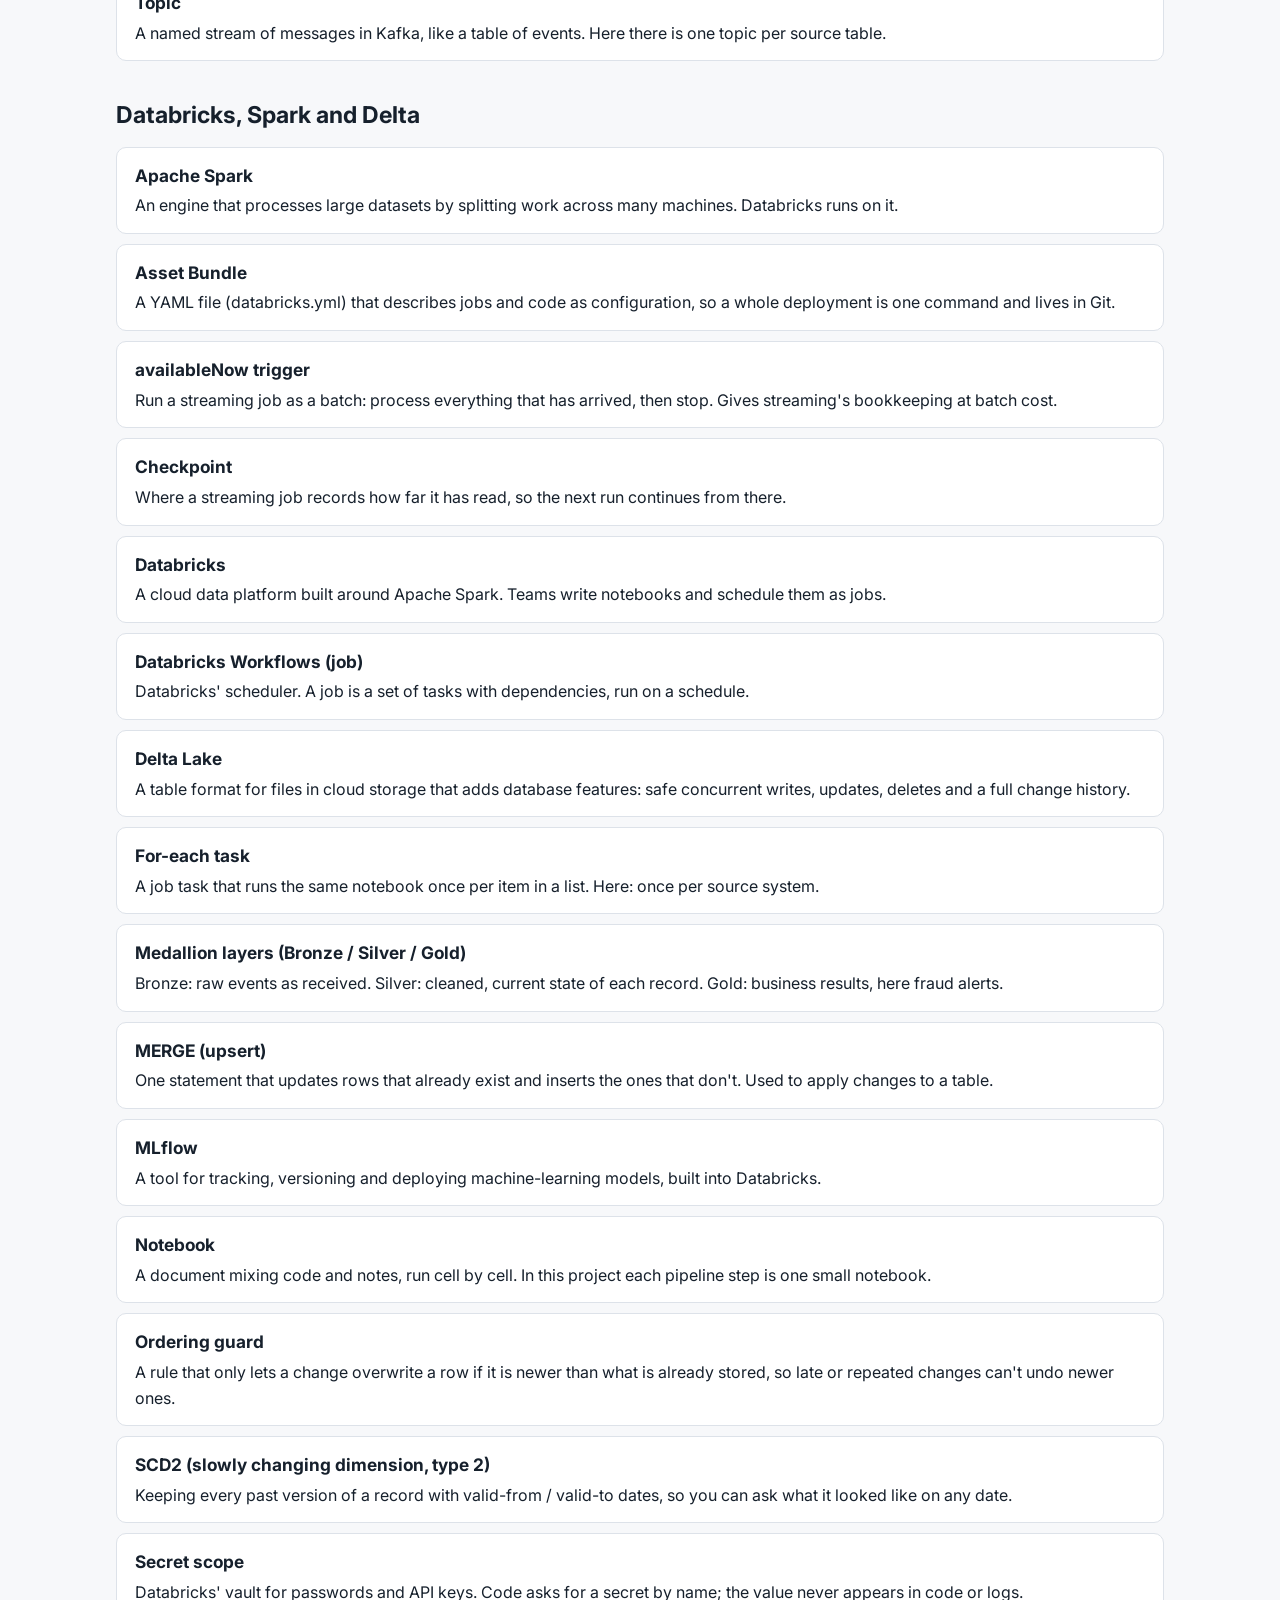
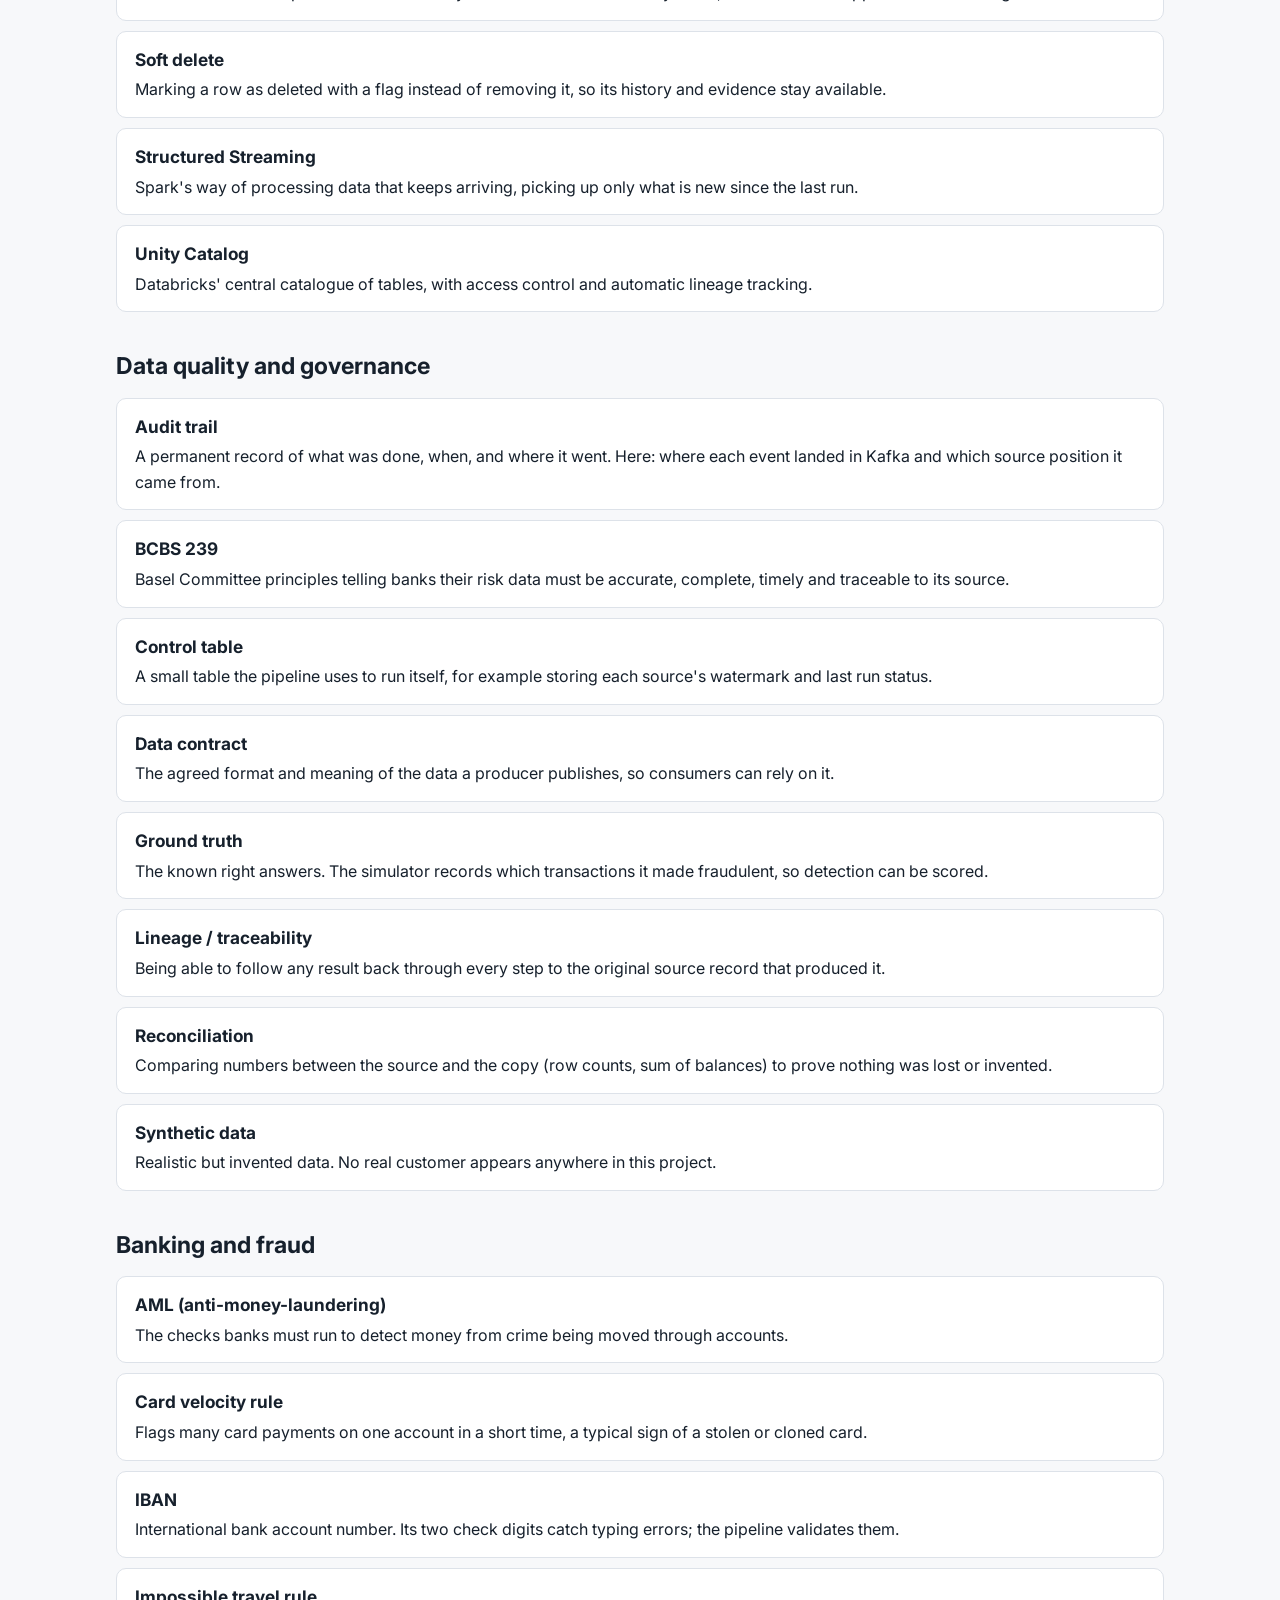
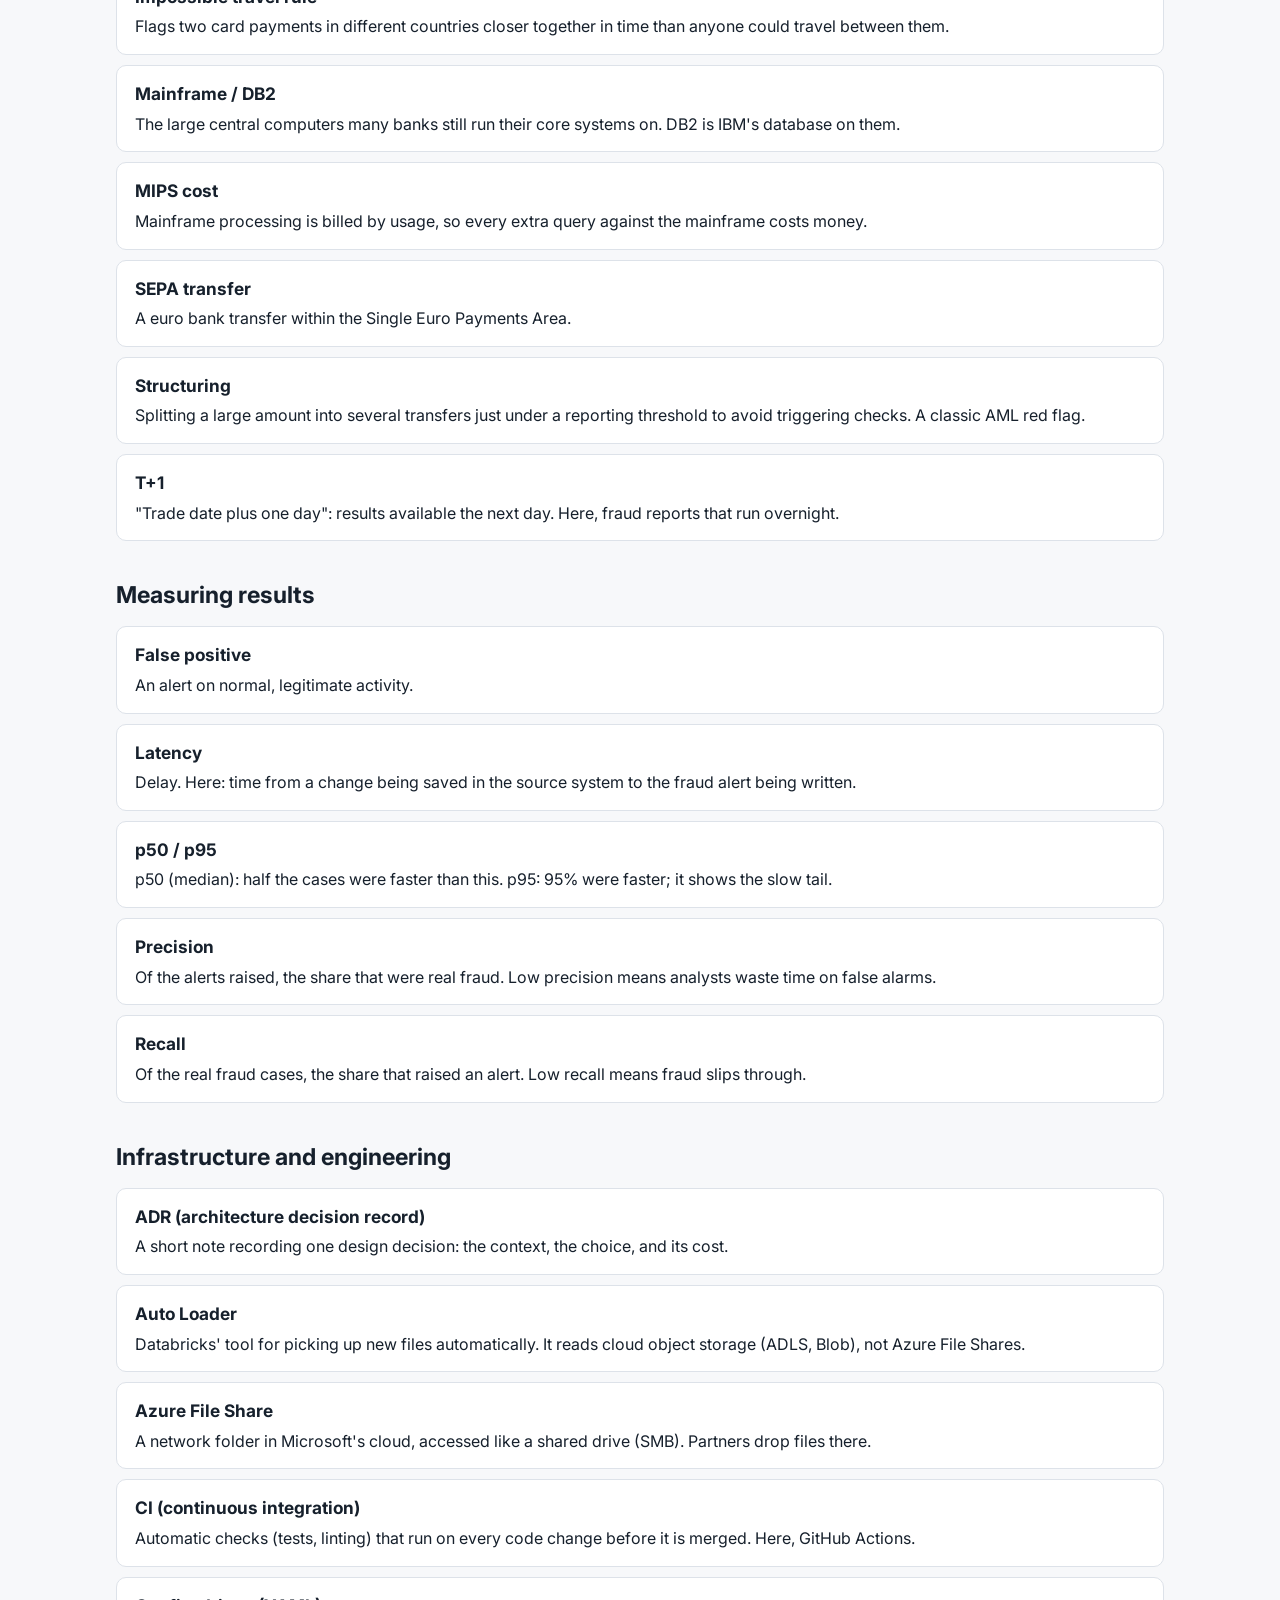
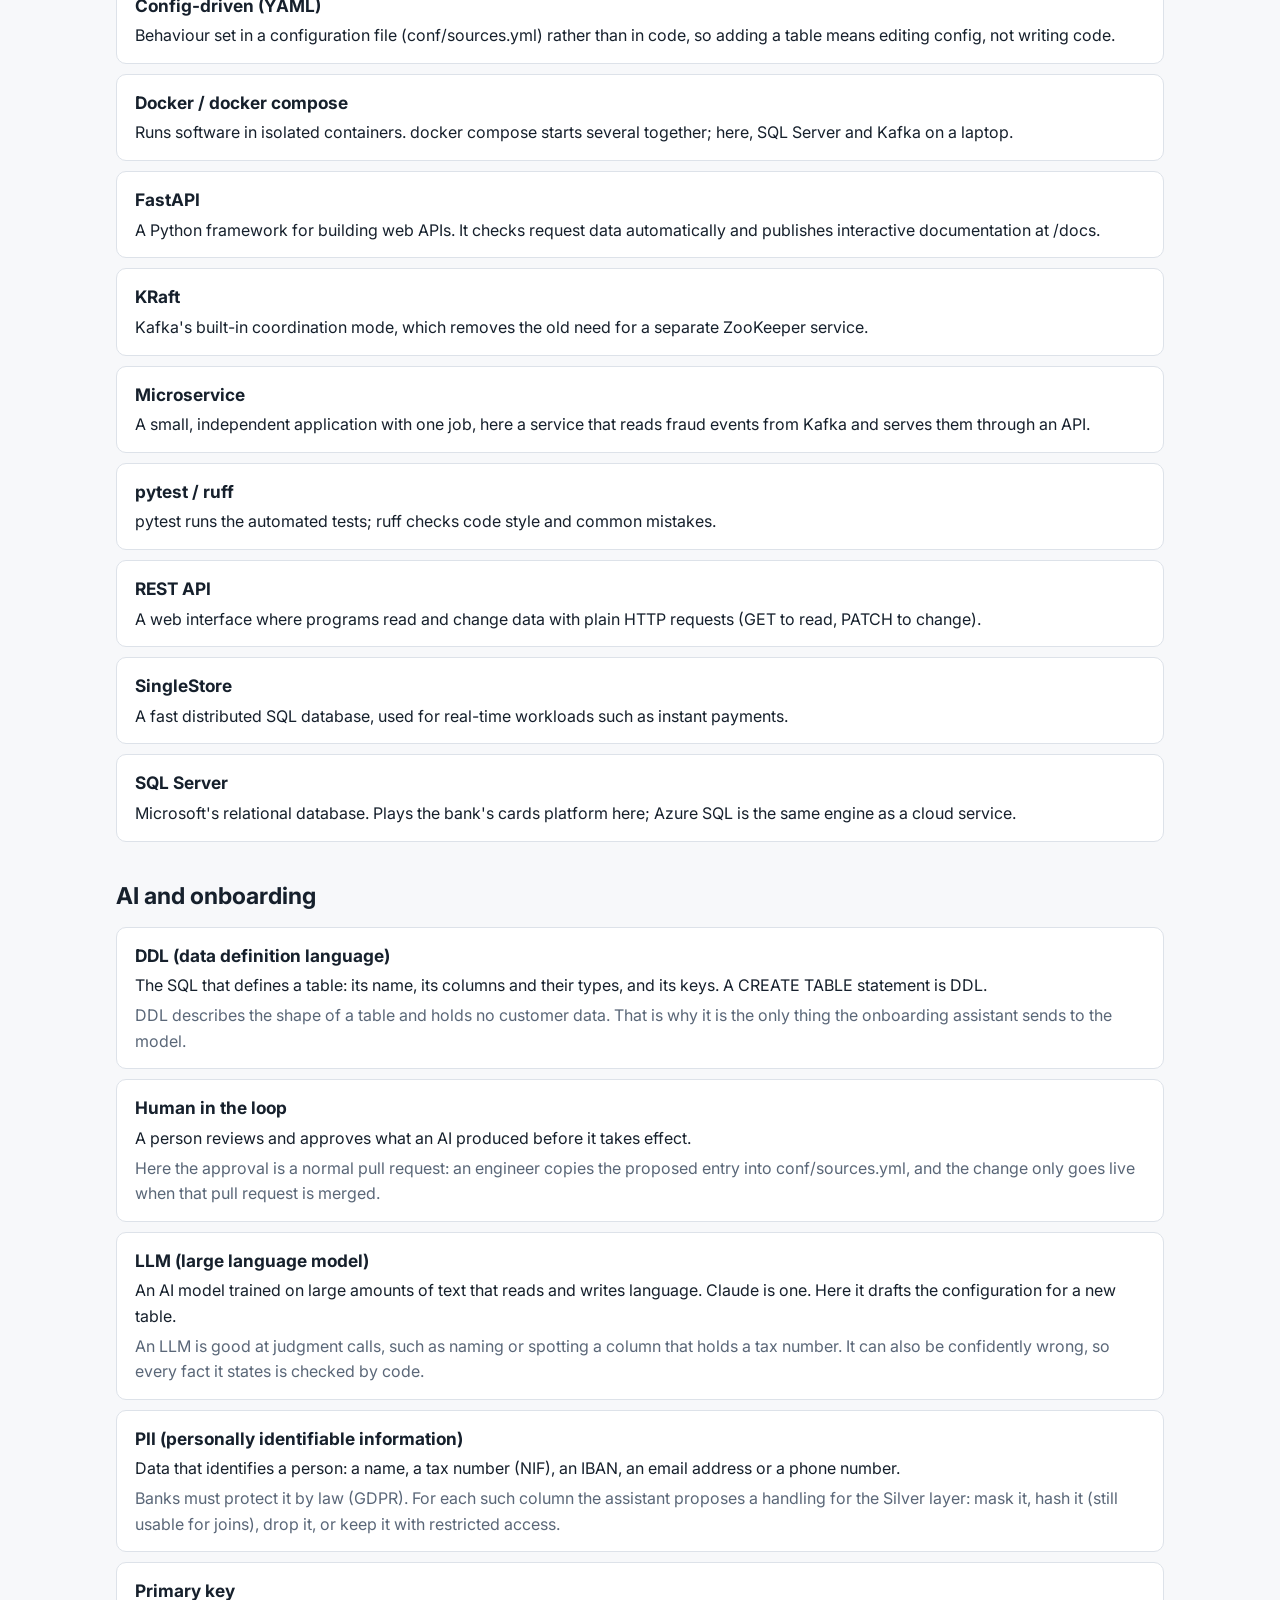
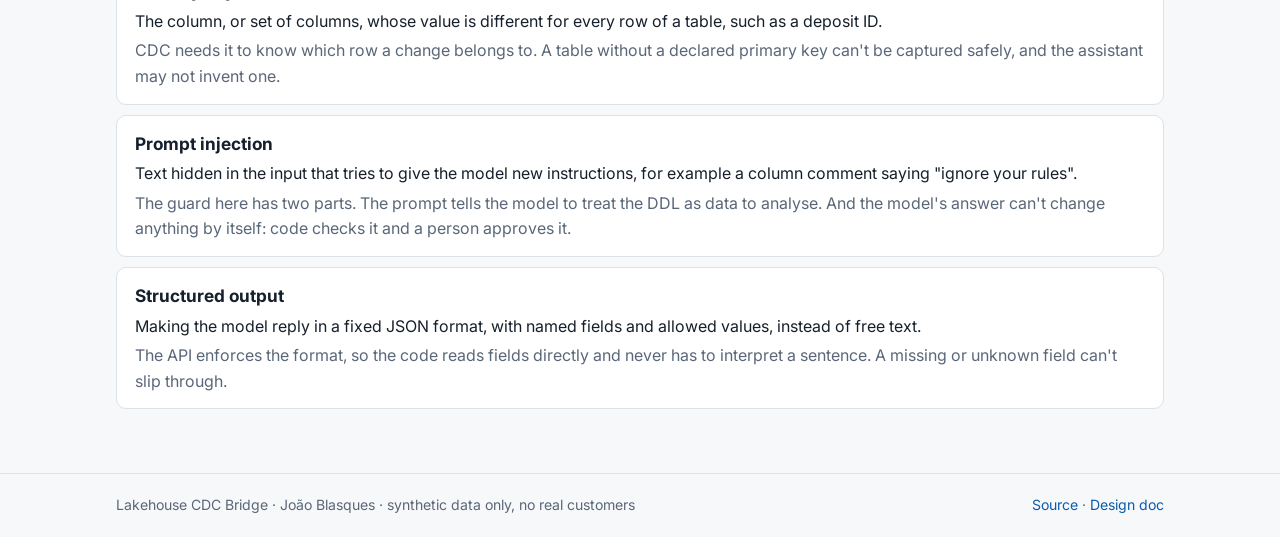
<file: site/glossary.html>
<!doctype html>
<html lang="en">
<head>
  <meta charset="utf-8">
  <meta name="viewport" content="width=device-width, initial-scale=1">
  <title>Glossary · Lakehouse CDC Bridge</title>
  <meta name="description" content="Plain-language definitions of every technical term used in the project: CDC, Kafka, Databricks, Delta Lake, data quality and fraud detection.">
  <link rel="preconnect" href="https://fonts.googleapis.com">
  <link href="https://fonts.googleapis.com/css2?family=Inter:wght@400;600;700&family=JetBrains+Mono&display=swap" rel="stylesheet">
  <link rel="icon" href="data:image/svg+xml,%3Csvg xmlns=%27http://www.w3.org/2000/svg%27 viewBox=%270 0 32 32%27%3E%3Crect width=%2732%27 height=%2732%27 rx=%277%27 fill=%27%230b5cad%27/%3E%3Cpath d=%27M8 11h16M8 16h11M8 21h16%27 stroke=%27white%27 stroke-width=%273%27 stroke-linecap=%27round%27/%3E%3C/svg%3E">
  <link rel="stylesheet" href="assets/style.css">
</head>
<body data-page="glossary">
<main>
  <section class="hero">
    <div class="eyebrow">Glossary</div>
    <h1>Every technical term, in plain language</h1>
    <p class="lead">Across the site, terms with a dotted underline open a short definition when
      you hover, tap or tab to them. This page has all of them, grouped by topic.</p>
  </section>
  <input class="glossary-search" id="q" type="search" placeholder="Filter terms, e.g. Kafka, watermark…" aria-label="Filter glossary terms">
  <nav class="toc" id="toc" aria-label="Glossary sections"></nav>
  <div id="glossary"></div>
  <p class="empty" id="none" hidden>No term matches that filter.</p>
</main>
<script src="assets/app.js"></script>
<script src="assets/glossary.js"></script>
<script>
  const groups = {};
  Object.entries(GLOSSARY).forEach(([key, g]) => (groups[g.group] ??= []).push([key, g]));
  const id = (s) => "g-" + s.toLowerCase().replace(/[^a-z0-9]+/g, "-");
  document.getElementById("toc").innerHTML = Object.keys(groups)
    .map((name) => `<a href="#${id(name)}">${name}</a>`).join("");
  document.getElementById("glossary").innerHTML = Object.entries(groups).map(([name, items]) => `
    <section class="glossary-group" id="${id(name)}">
      <h2>${name}</h2>
      <div class="glossary-list">${items
        .sort((a, b) => a[1].term.localeCompare(b[1].term))
        .map(([key, g]) => `<article class="glossary-item" id="term-${key}">
            <h3>${g.term}</h3><p>${g.short}</p>${g.long ? `<p class="more">${g.long}</p>` : ""}
          </article>`).join("")}</div>
    </section>`).join("");

  document.getElementById("q").addEventListener("input", (e) => {
    const q = e.target.value.trim().toLowerCase();
    let shown = 0;
    document.querySelectorAll(".glossary-item").forEach((el) => {
      const hit = !q || el.textContent.toLowerCase().includes(q);
      el.hidden = !hit;
      shown += hit;
    });
    document.querySelectorAll(".glossary-group").forEach((sec) => {
      sec.hidden = !sec.querySelector(".glossary-item:not([hidden])");
    });
    document.getElementById("none").hidden = shown > 0;
  });
  if (location.hash) document.querySelector(location.hash)?.scrollIntoView();
</script>
</body>
</html>
</file>
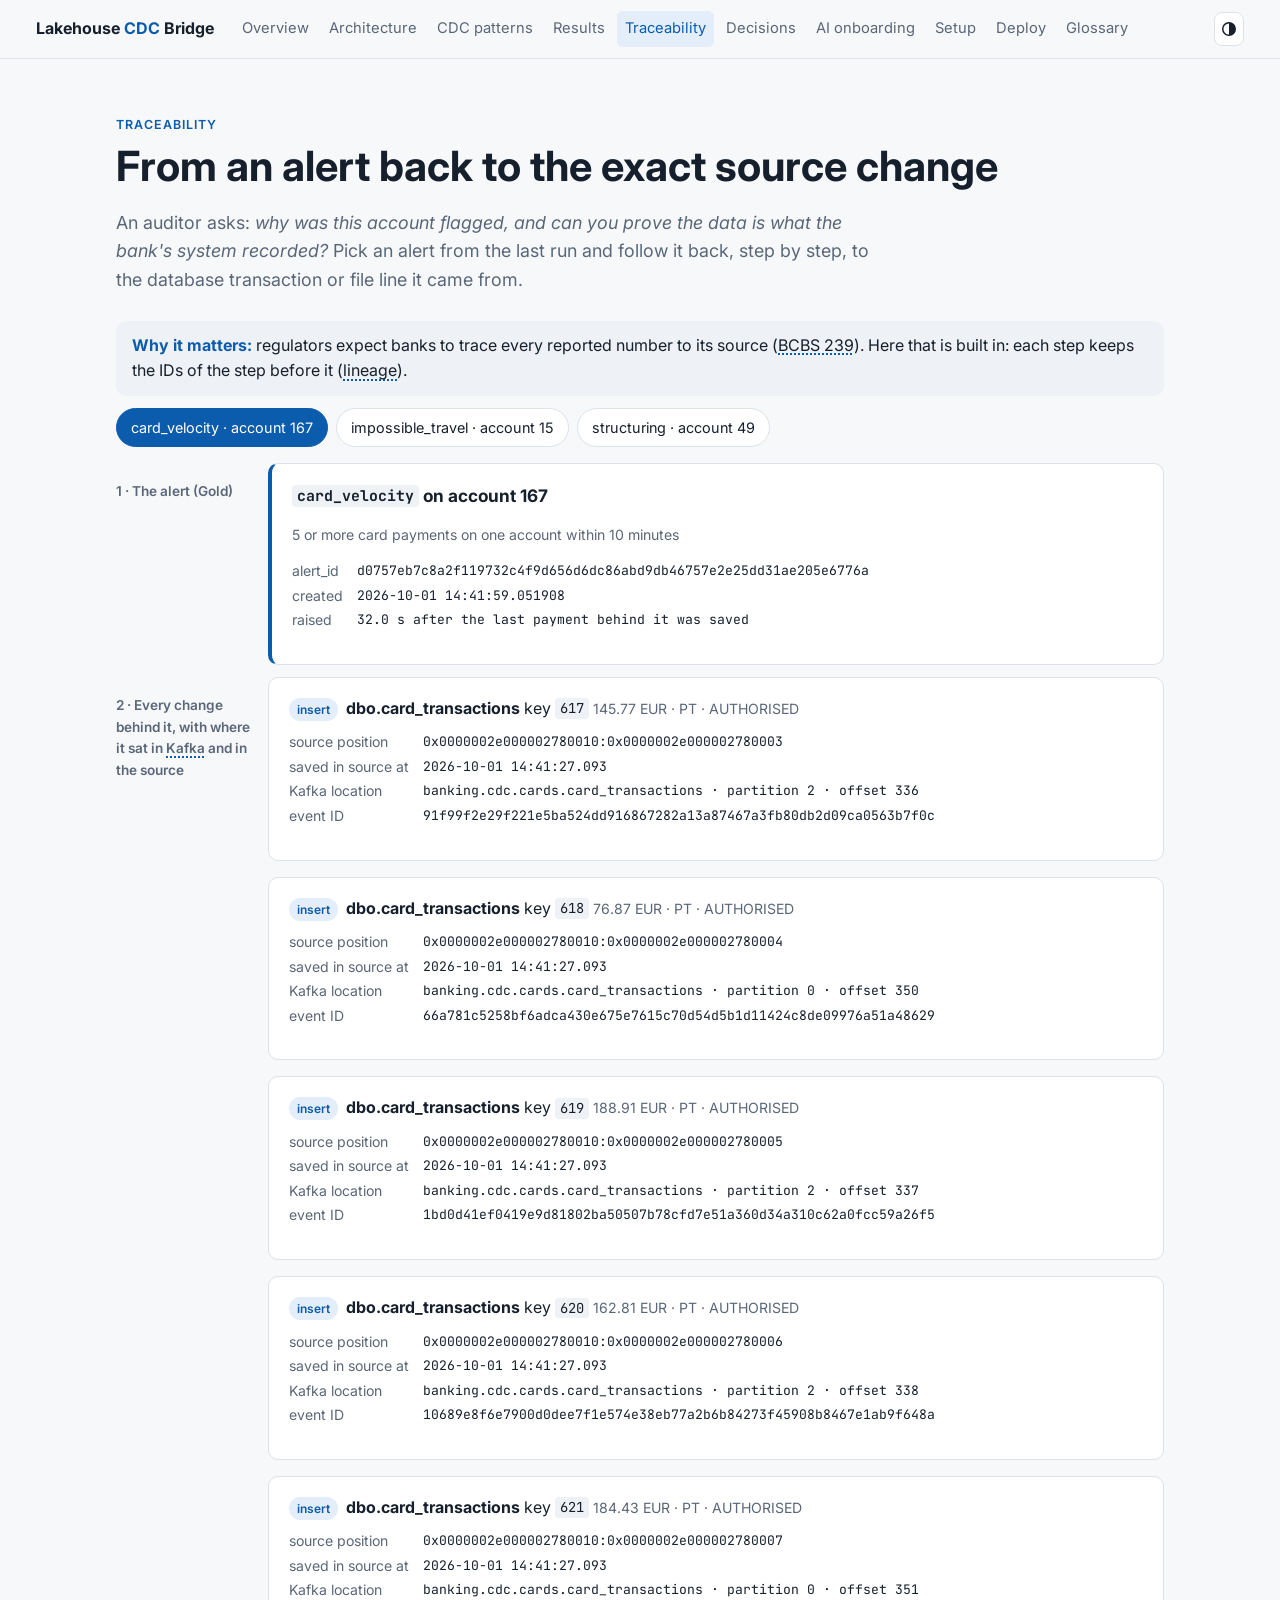
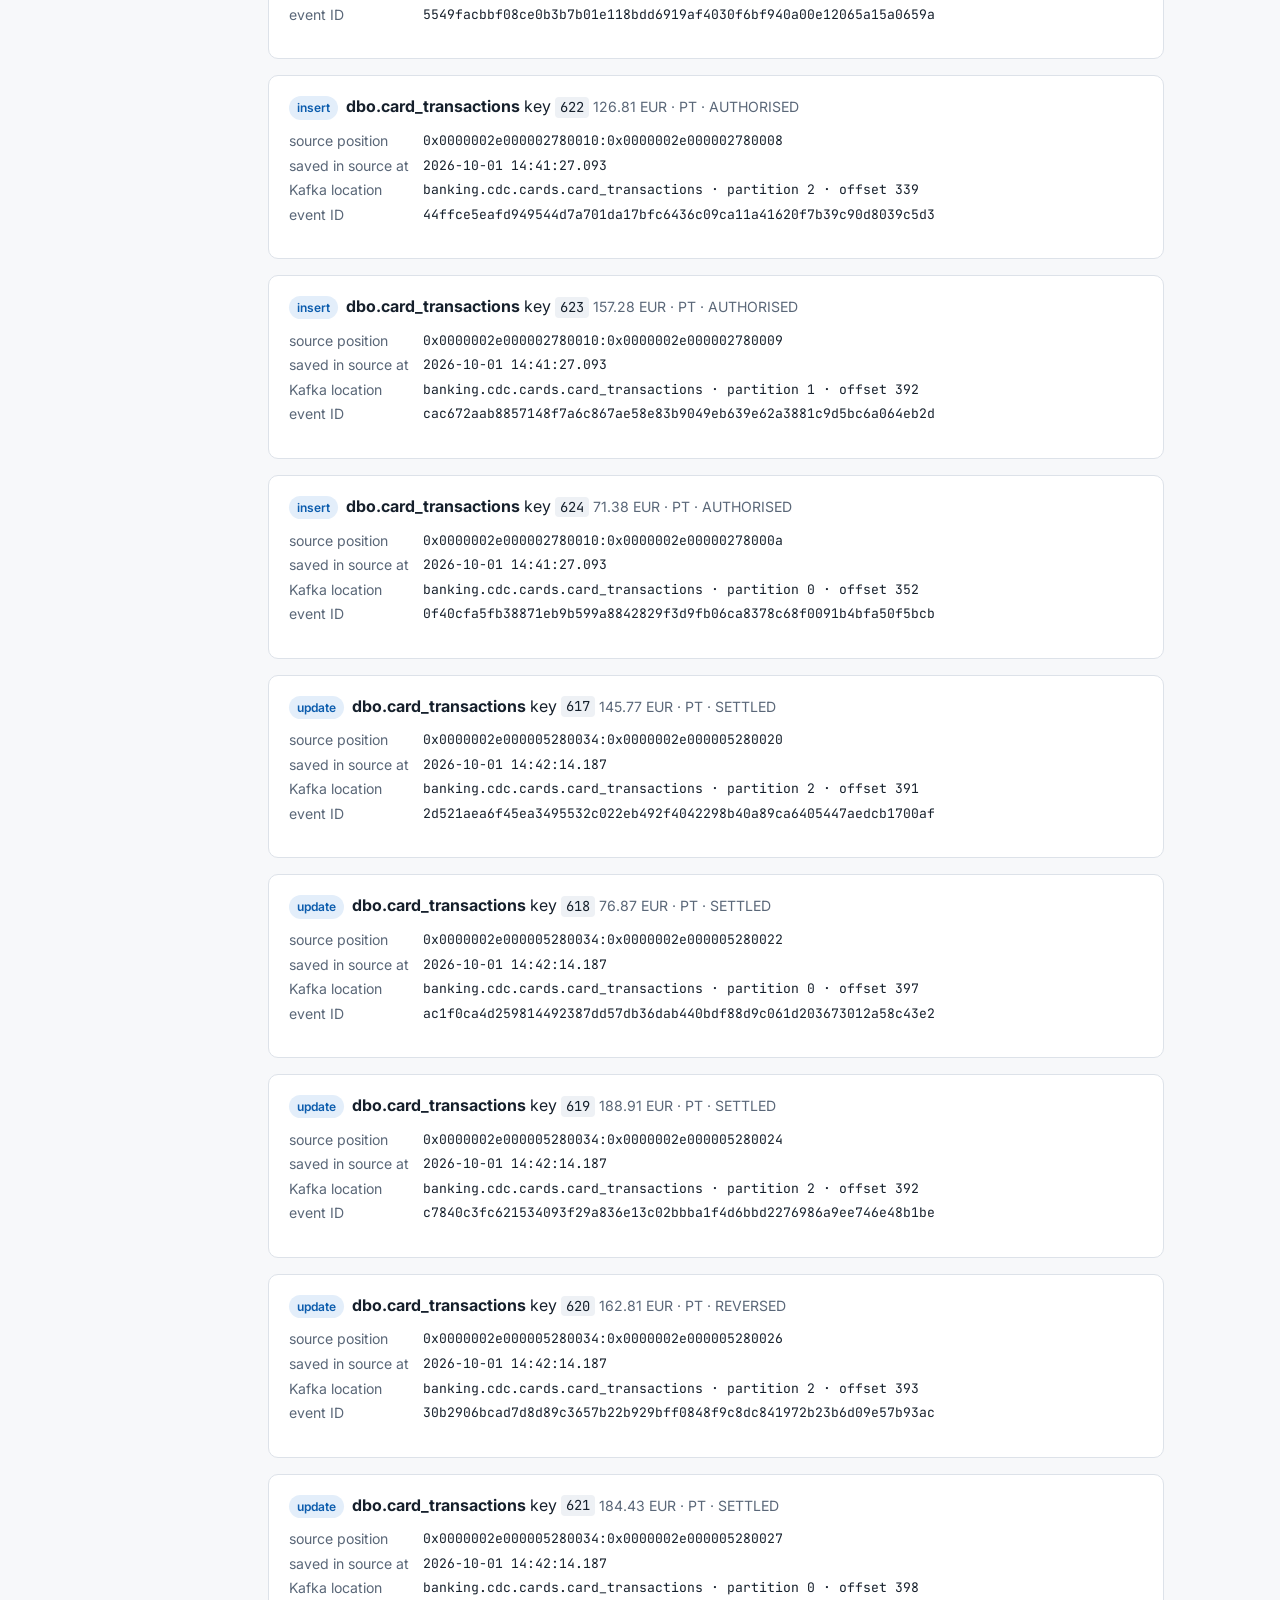
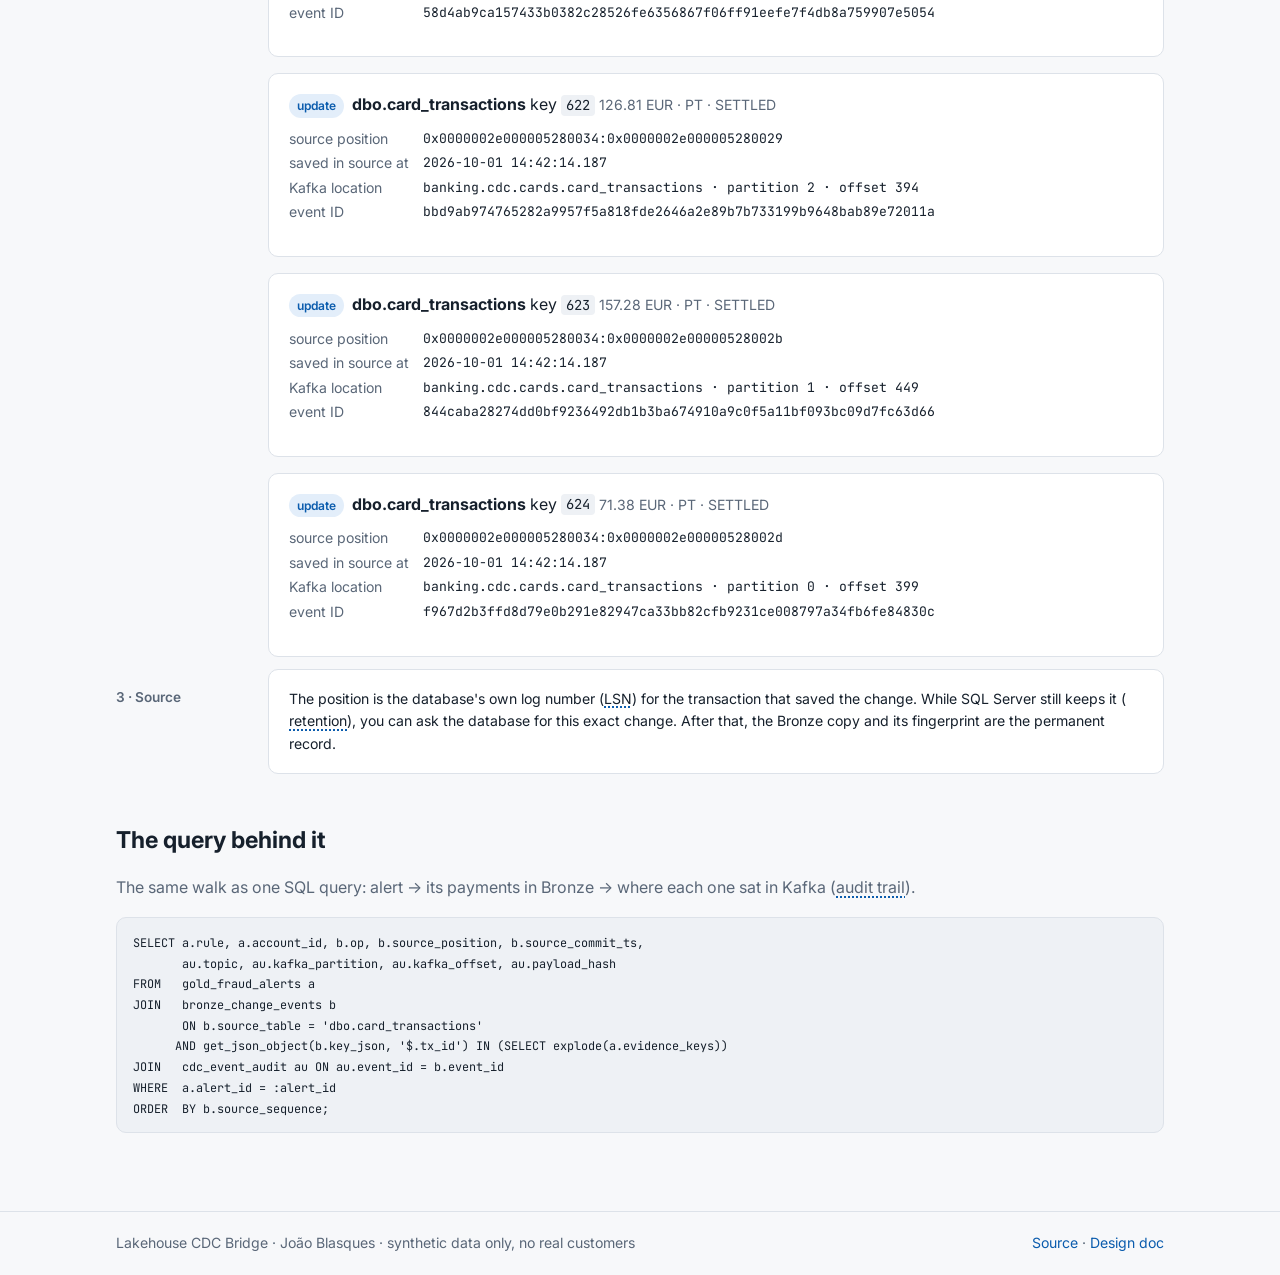
<file: site/lineage.html>
<!doctype html>
<html lang="en">
<head>
  <meta charset="utf-8">
  <meta name="viewport" content="width=device-width, initial-scale=1">
  <title>Traceability · Lakehouse CDC Bridge</title>
  <meta name="description" content="Pick a fraud alert and follow it back through Delta and Kafka to the SQL Server LSN or partner file line that caused it.">
  <link rel="preconnect" href="https://fonts.googleapis.com">
  <link href="https://fonts.googleapis.com/css2?family=Inter:wght@400;600;700&family=JetBrains+Mono&display=swap" rel="stylesheet">
  <link rel="icon" href="data:image/svg+xml,%3Csvg xmlns=%27http://www.w3.org/2000/svg%27 viewBox=%270 0 32 32%27%3E%3Crect width=%2732%27 height=%2732%27 rx=%277%27 fill=%27%230b5cad%27/%3E%3Cpath d=%27M8 11h16M8 16h11M8 21h16%27 stroke=%27white%27 stroke-width=%273%27 stroke-linecap=%27round%27/%3E%3C/svg%3E">
  <link rel="stylesheet" href="assets/style.css">
</head>
<body data-page="lineage">
<main>
  <section class="hero">
    <div class="eyebrow">Traceability</div>
    <h1>From an alert back to the exact source change</h1>
    <p class="lead">An auditor asks: <i>why was this account flagged, and can you prove the data
      is what the bank's system recorded?</i> Pick an alert from the last run and follow it back,
      step by step, to the database transaction or file line it came from.</p>
  </section>
  <p class="plain"><b>Why it matters:</b> regulators expect banks to trace every reported number to
    its source (<span data-term="bcbs239">BCBS 239</span>). Here that is built in: each step keeps
    the IDs of the step before it (<span data-term="lineage">lineage</span>).</p>

  <div class="alert-picker" id="picker" role="group" aria-label="Alerts"></div>
  <div class="trace" id="trace" aria-live="polite"><p class="empty">Loading…</p></div>

  <h2>The query behind it</h2>
  <p class="muted">The same walk as one SQL query: alert → its payments in Bronze → where each
    one sat in Kafka (<span data-term="audit">audit trail</span>).</p>
<pre><code>SELECT a.rule, a.account_id, b.op, b.source_position, b.source_commit_ts,
       au.topic, au.kafka_partition, au.kafka_offset, au.payload_hash
FROM   gold_fraud_alerts a
JOIN   bronze_change_events b
       ON b.source_table = 'dbo.card_transactions'
      AND get_json_object(b.key_json, '$.tx_id') IN (SELECT explode(a.evidence_keys))
JOIN   cdc_event_audit au ON au.event_id = b.event_id
WHERE  a.alert_id = :alert_id
ORDER  BY b.source_sequence;</code></pre>
</main>
<script src="assets/app.js"></script>
<script src="assets/glossary.js"></script>
<script>
  const RULE_TEXT = {
    card_velocity: "5 or more card payments on one account within 10 minutes",
    impossible_travel: "two card payments in a row, in different countries, less than an hour apart",
    structuring: "3 or more transfers of €9,000–9,999.99 from one account within 24 hours, just under the €10,000 mark",
  };

  function eventCard(e) {
    let after = {};
    try { after = JSON.parse(e.after_json || "{}"); } catch { /* deletes have no after image */ }
    const summary = after.amount
      ? `${after.amount} EUR · ${after.country || after.creditor_iban || ""} · ${after.status || after.booking_ts || ""}`
      : "";
    const OPS = { c: "insert", u: "update", d: "delete" };
    return `<div class="card">
      <span class="tag blue">${OPS[e.op] || fmt.esc(e.op)}</span>
      <b>${fmt.esc(e.source_table)}</b> key <code>${fmt.esc(e.entity_key)}</code>
      <span class="muted small">${fmt.esc(summary)}</span>
      <dl class="kv" style="margin-top:10px">
        <dt>source position</dt><dd>${fmt.esc(e.source_position)}</dd>
        <dt>saved in source at</dt><dd>${fmt.esc(e.source_commit_ts)}</dd>
        <dt>Kafka location</dt><dd>${fmt.esc(e.kafka_topic)} · partition ${e.kafka_partition} · offset ${e.kafka_offset}</dd>
        <dt>event ID</dt><dd>${fmt.esc(e.event_id)}</dd>
      </dl></div>`;
  }

  function show(sample) {
    document.querySelectorAll("#picker button").forEach((b) =>
      b.setAttribute("aria-pressed", String(b.dataset.id === sample.alert_id)));
    const isFile = sample.events.some((e) => e.source_system === "azure_fileshare");
    document.getElementById("trace").innerHTML = `
      <div class="trace-hop"><div class="hop-label">1 · The alert (Gold)</div>
        <div class="card accent"><h3><code>${fmt.esc(sample.rule)}</code> on account ${sample.account_id}</h3>
          <p class="muted small">${RULE_TEXT[sample.rule] || ""}</p>
          <dl class="kv"><dt>alert_id</dt><dd>${fmt.esc(sample.alert_id)}</dd>
            <dt>created</dt><dd>${fmt.esc(sample.alert_created_at)}</dd>
            <dt>raised</dt><dd>${fmt.secs(sample.latency_seconds)} after the last payment behind it was saved</dd></dl></div></div>
      <div class="trace-hop"><div class="hop-label">2 · Every change behind it, with where it sat in <span data-term="kafka">Kafka</span> and in the source</div>
        <div class="grid">${sample.events.map(eventCard).join("")}</div></div>
      <div class="trace-hop"><div class="hop-label">3 · Source</div>
        <div class="card small">${isFile
          ? 'The position reads <code>file:line@fingerprint</code>: the exact line in the exact version of the partner file. The <span data-term="hash">fingerprint</span> proves the file has not changed since; the file list keeps every version processed.'
          : 'The position is the database\'s own log number (<span data-term="lsn">LSN</span>) for the transaction that saved the change. While SQL Server still keeps it (<span data-term="retention">retention</span>), you can ask the database for this exact change. After that, the Bronze copy and its fingerprint are the permanent record.'}</div></div>`;
    window.enhanceTerms && window.enhanceTerms(document.getElementById("trace"));
  }

  loadMetrics().then((m) => {
    const samples = m.lineage_samples || [];
    if (!samples.length) {
      document.getElementById("trace").innerHTML = `<p class="empty">No traced alerts in this run.</p>`;
      return;
    }
    document.getElementById("picker").innerHTML = samples.map((s) =>
      `<button type="button" data-id="${fmt.esc(s.alert_id)}" aria-pressed="false">${fmt.esc(s.rule)} · account ${s.account_id}</button>`).join("");
    document.querySelectorAll("#picker button").forEach((b) =>
      b.addEventListener("click", () => show(samples.find((s) => s.alert_id === b.dataset.id))));
    show(samples[0]);
  }).catch((e) => {
    document.getElementById("trace").innerHTML = `<p class="empty">Run results not available (${fmt.esc(e.message)}).</p>`;
  });
</script>
</body>
</html>
</file>
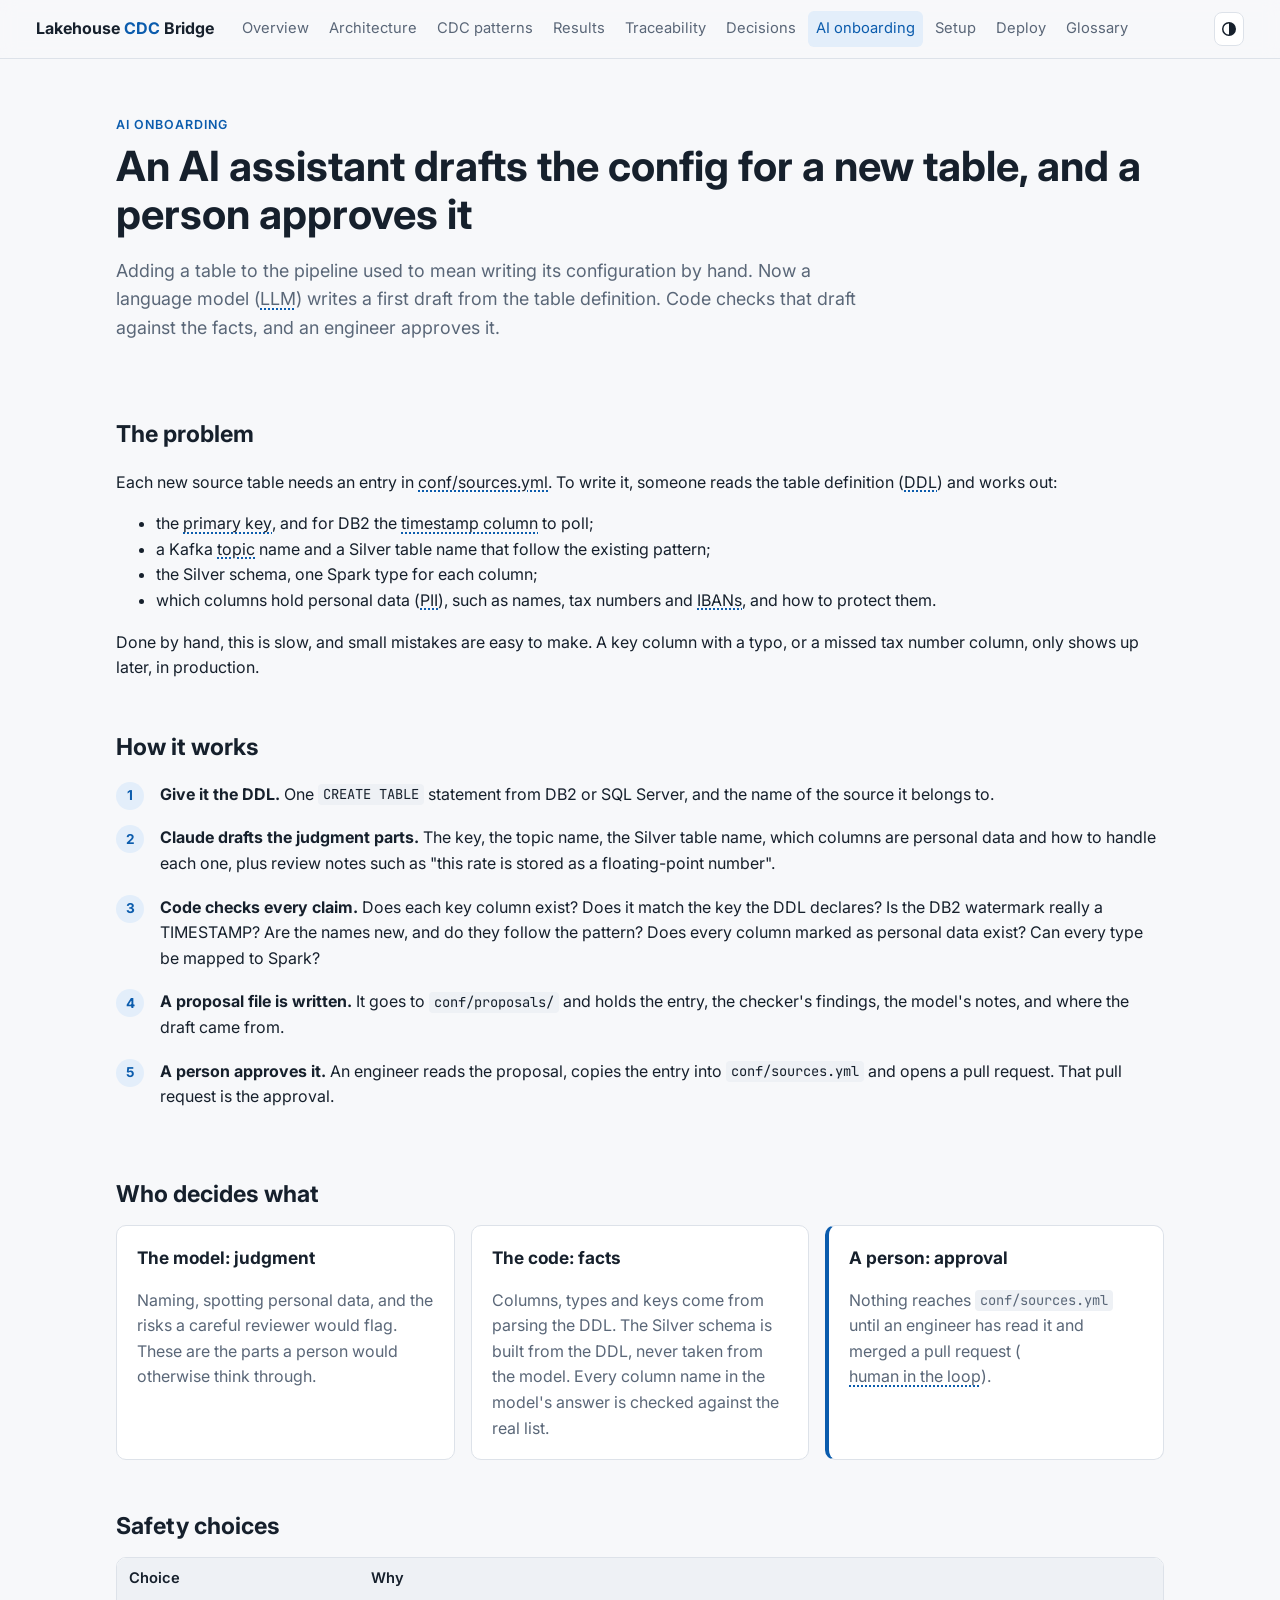
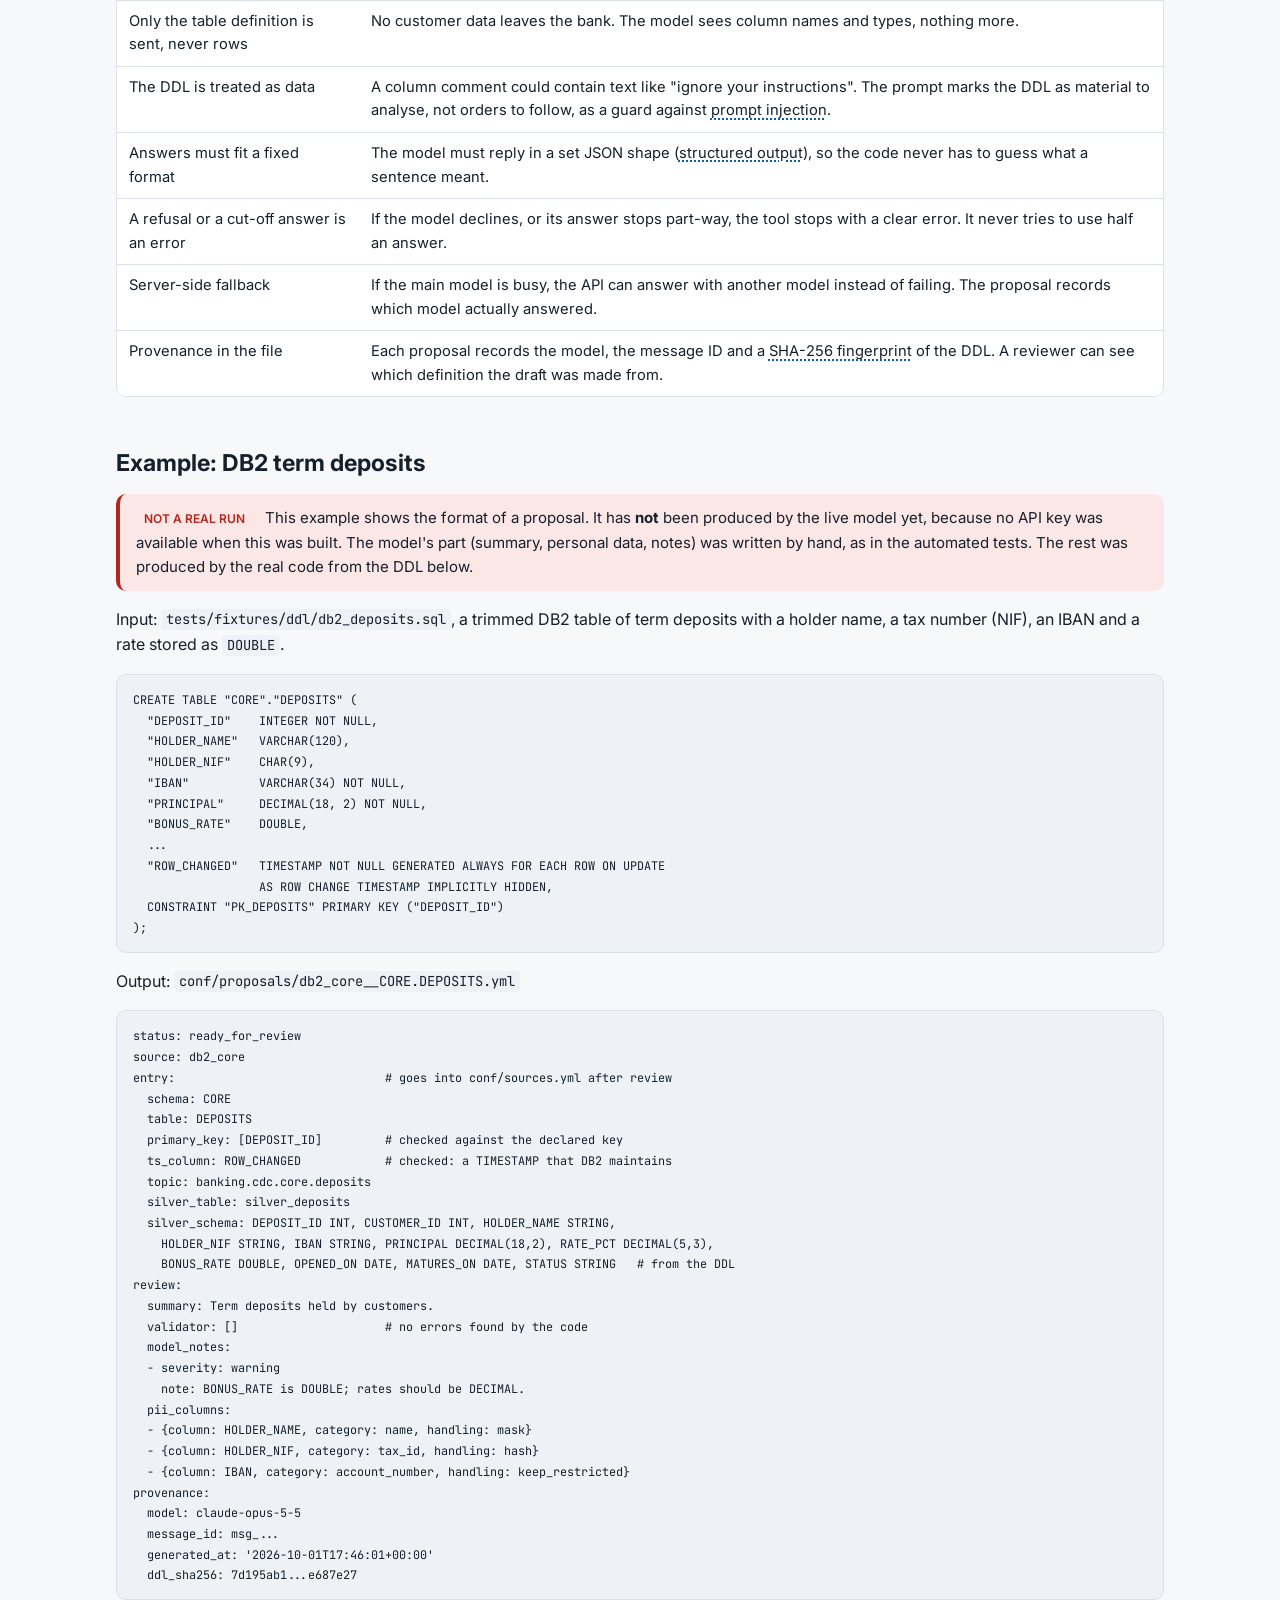
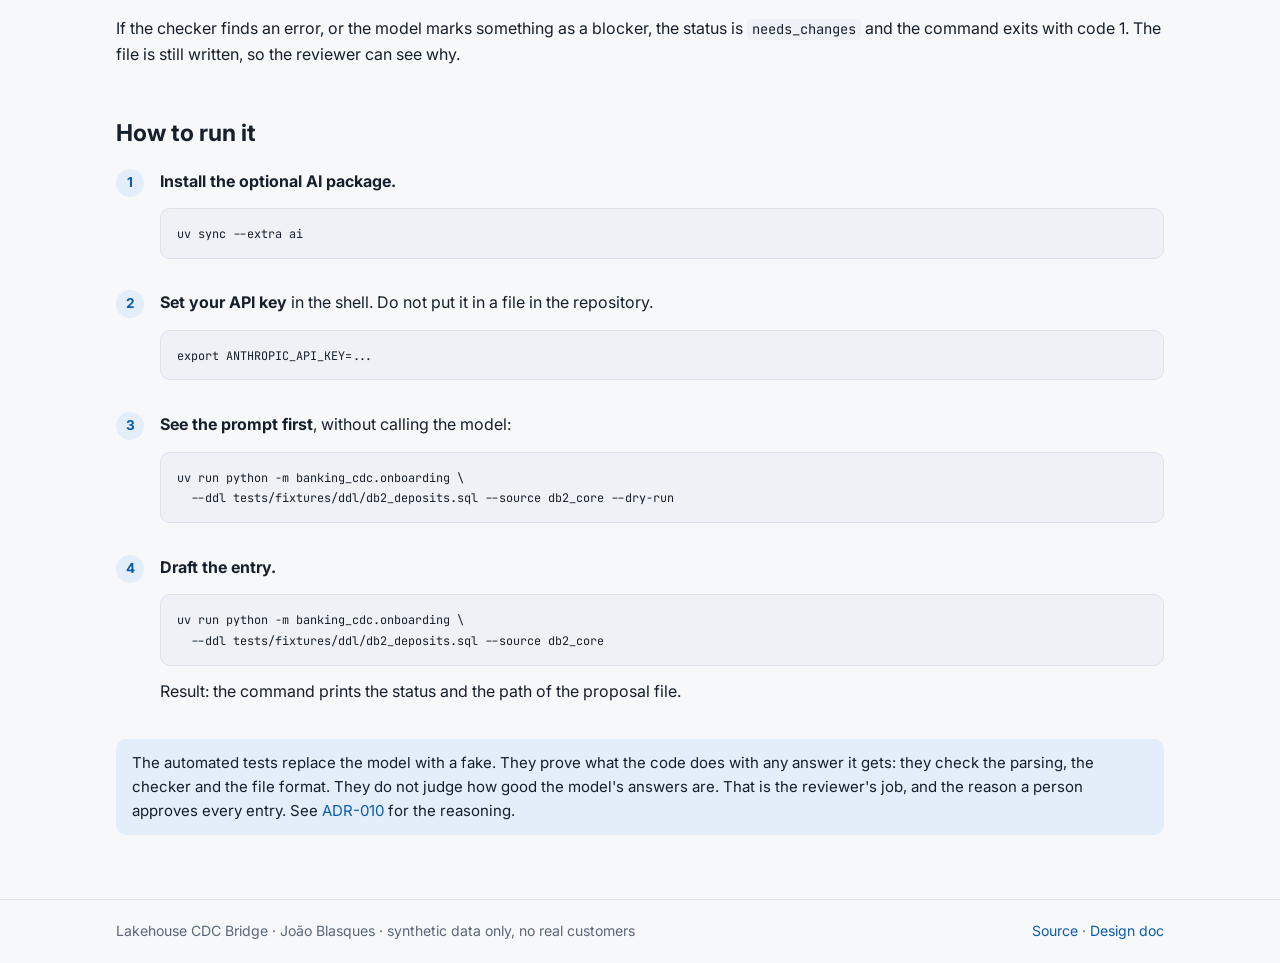
<file: site/onboarding.html>
<!doctype html>
<html lang="en">
<head>
  <meta charset="utf-8">
  <meta name="viewport" content="width=device-width, initial-scale=1">
  <title>AI onboarding · Lakehouse CDC Bridge</title>
  <meta name="description" content="An AI assistant drafts the configuration for a new source table. Code checks every claim against the table definition, and a person approves it.">
  <link rel="preconnect" href="https://fonts.googleapis.com">
  <link href="https://fonts.googleapis.com/css2?family=Inter:wght@400;600;700&family=JetBrains+Mono&display=swap" rel="stylesheet">
  <link rel="icon" href="data:image/svg+xml,%3Csvg xmlns=%27http://www.w3.org/2000/svg%27 viewBox=%270 0 32 32%27%3E%3Crect width=%2732%27 height=%2732%27 rx=%277%27 fill=%27%230b5cad%27/%3E%3Cpath d=%27M8 11h16M8 16h11M8 21h16%27 stroke=%27white%27 stroke-width=%273%27 stroke-linecap=%27round%27/%3E%3C/svg%3E">
  <link rel="stylesheet" href="assets/style.css">
</head>
<body data-page="onboarding">
<main>
  <section class="hero">
    <div class="eyebrow">AI onboarding</div>
    <h1>An AI assistant drafts the config for a new table, and a person approves it</h1>
    <p class="lead">Adding a table to the pipeline used to mean writing its configuration by
      hand. Now a language model (<span data-term="llm">LLM</span>) writes a first draft from the
      table definition. Code checks that draft against the facts, and an engineer approves it.</p>
  </section>

  <h2>The problem</h2>
  <p>Each new source table needs an entry in <span data-term="yaml">conf/sources.yml</span>. To
    write it, someone reads the table definition (<span data-term="ddl">DDL</span>) and works
    out:</p>
  <ul>
    <li>the <span data-term="primary-key">primary key</span>, and for DB2 the
      <span data-term="row-change-ts">timestamp column</span> to poll;</li>
    <li>a Kafka <span data-term="topic">topic</span> name and a Silver table name that follow
      the existing pattern;</li>
    <li>the Silver schema, one Spark type for each column;</li>
    <li>which columns hold personal data (<span data-term="pii">PII</span>), such as names, tax
      numbers and <span data-term="iban">IBANs</span>, and how to protect them.</li>
  </ul>
  <p>Done by hand, this is slow, and small mistakes are easy to make. A key column with a typo,
    or a missed tax number column, only shows up later, in production.</p>

  <h2>How it works</h2>
  <ol class="steps">
    <li><b>Give it the DDL.</b> One <code>CREATE TABLE</code> statement from DB2 or SQL Server,
      and the name of the source it belongs to.</li>
    <li><b>Claude drafts the judgment parts.</b> The key, the topic name, the Silver table name,
      which columns are personal data and how to handle each one, plus review notes such as
      "this rate is stored as a floating-point number".</li>
    <li><b>Code checks every claim.</b> Does each key column exist? Does it match the key the
      DDL declares? Is the DB2 watermark really a TIMESTAMP? Are the names new, and do they
      follow the pattern? Does every column marked as personal data exist? Can every type be
      mapped to Spark?</li>
    <li><b>A proposal file is written.</b> It goes to <code>conf/proposals/</code> and holds the
      entry, the checker's findings, the model's notes, and where the draft came from.</li>
    <li><b>A person approves it.</b> An engineer reads the proposal, copies the entry into
      <code>conf/sources.yml</code> and opens a pull request. That pull request is the
      approval.</li>
  </ol>

  <h2>Who decides what</h2>
  <div class="grid grid-3">
    <div class="card"><h3>The model: judgment</h3><p class="muted">Naming, spotting personal
      data, and the risks a careful reviewer would flag. These are the parts a person would
      otherwise think through.</p></div>
    <div class="card"><h3>The code: facts</h3><p class="muted">Columns, types and keys come from
      parsing the DDL. The Silver schema is built from the DDL, never taken from the model. Every
      column name in the model's answer is checked against the real list.</p></div>
    <div class="card accent"><h3>A person: approval</h3><p class="muted">Nothing reaches
      <code>conf/sources.yml</code> until an engineer has read it and merged a pull request
      (<span data-term="human-in-the-loop">human in the loop</span>).</p></div>
  </div>

  <h2>Safety choices</h2>
  <div class="table-wrap">
    <table>
      <thead><tr><th>Choice</th><th>Why</th></tr></thead>
      <tbody>
        <tr><td>Only the table definition is sent, never rows</td><td>No customer data leaves the bank. The model sees column names and types, nothing more.</td></tr>
        <tr><td>The DDL is treated as data</td><td>A column comment could contain text like "ignore your instructions". The prompt marks the DDL as material to analyse, not orders to follow, as a guard against <span data-term="prompt-injection">prompt injection</span>.</td></tr>
        <tr><td>Answers must fit a fixed format</td><td>The model must reply in a set JSON shape (<span data-term="structured-output">structured output</span>), so the code never has to guess what a sentence meant.</td></tr>
        <tr><td>A refusal or a cut-off answer is an error</td><td>If the model declines, or its answer stops part-way, the tool stops with a clear error. It never tries to use half an answer.</td></tr>
        <tr><td>Server-side fallback</td><td>If the main model is busy, the API can answer with another model instead of failing. The proposal records which model actually answered.</td></tr>
        <tr><td>Provenance in the file</td><td>Each proposal records the model, the message ID and a <span data-term="hash">SHA-256 fingerprint</span> of the DDL. A reviewer can see which definition the draft was made from.</td></tr>
      </tbody>
    </table>
  </div>

  <h2>Example: DB2 term deposits</h2>
  <div class="callout caution"><span class="tag bad">NOT A REAL RUN</span>
    This example shows the format of a proposal. It has <b>not</b> been produced by the live
    model yet, because no API key was available when this was built. The model's part (summary,
    personal data, notes) was written by hand, as in the automated tests. The rest was produced
    by the real code from the DDL below.</div>
  <p>Input: <code>tests/fixtures/ddl/db2_deposits.sql</code>, a trimmed DB2 table of term
    deposits with a holder name, a tax number (NIF), an IBAN and a rate stored as
    <code>DOUBLE</code>.</p>
<pre><code>CREATE TABLE "CORE"."DEPOSITS" (
  "DEPOSIT_ID"    INTEGER NOT NULL,
  "HOLDER_NAME"   VARCHAR(120),
  "HOLDER_NIF"    CHAR(9),
  "IBAN"          VARCHAR(34) NOT NULL,
  "PRINCIPAL"     DECIMAL(18, 2) NOT NULL,
  "BONUS_RATE"    DOUBLE,
  ...
  "ROW_CHANGED"   TIMESTAMP NOT NULL GENERATED ALWAYS FOR EACH ROW ON UPDATE
                  AS ROW CHANGE TIMESTAMP IMPLICITLY HIDDEN,
  CONSTRAINT "PK_DEPOSITS" PRIMARY KEY ("DEPOSIT_ID")
);</code></pre>
  <p>Output: <code>conf/proposals/db2_core__CORE.DEPOSITS.yml</code></p>
<pre><code>status: ready_for_review
source: db2_core
entry:                              # goes into conf/sources.yml after review
  schema: CORE
  table: DEPOSITS
  primary_key: [DEPOSIT_ID]         # checked against the declared key
  ts_column: ROW_CHANGED            # checked: a TIMESTAMP that DB2 maintains
  topic: banking.cdc.core.deposits
  silver_table: silver_deposits
  silver_schema: DEPOSIT_ID INT, CUSTOMER_ID INT, HOLDER_NAME STRING,
    HOLDER_NIF STRING, IBAN STRING, PRINCIPAL DECIMAL(18,2), RATE_PCT DECIMAL(5,3),
    BONUS_RATE DOUBLE, OPENED_ON DATE, MATURES_ON DATE, STATUS STRING   # from the DDL
review:
  summary: Term deposits held by customers.
  validator: []                     # no errors found by the code
  model_notes:
  - severity: warning
    note: BONUS_RATE is DOUBLE; rates should be DECIMAL.
  pii_columns:
  - {column: HOLDER_NAME, category: name, handling: mask}
  - {column: HOLDER_NIF, category: tax_id, handling: hash}
  - {column: IBAN, category: account_number, handling: keep_restricted}
provenance:
  model: claude-opus-5-5
  message_id: msg_...
  generated_at: '2026-10-01T17:46:01+00:00'
  ddl_sha256: 7d195ab1...e687e27</code></pre>
  <p>If the checker finds an error, or the model marks something as a blocker, the status is
    <code>needs_changes</code> and the command exits with code 1. The file is still written, so
    the reviewer can see why.</p>

  <h2>How to run it</h2>
  <ol class="steps">
    <li><b>Install the optional AI package.</b>
<pre><code>uv sync --extra ai</code></pre></li>
    <li><b>Set your API key</b> in the shell. Do not put it in a file in the repository.
<pre><code>export ANTHROPIC_API_KEY=...</code></pre></li>
    <li><b>See the prompt first</b>, without calling the model:
<pre><code>uv run python -m banking_cdc.onboarding \
  --ddl tests/fixtures/ddl/db2_deposits.sql --source db2_core --dry-run</code></pre></li>
    <li><b>Draft the entry.</b>
<pre><code>uv run python -m banking_cdc.onboarding \
  --ddl tests/fixtures/ddl/db2_deposits.sql --source db2_core</code></pre>
      Result: the command prints the status and the path of the proposal file.</li>
  </ol>

  <div class="notice">The automated tests replace the model with a fake. They prove what the
    code does with any answer it gets: they check the parsing, the checker and the file format.
    They do not judge how good the model's answers are. That is the reviewer's job, and the
    reason a person approves every entry. See
    <a href="decisions.html">ADR-010</a> for the reasoning.</div>
</main>
<script src="assets/app.js"></script>
<script src="assets/glossary.js"></script>
</body>
</html>
</file>
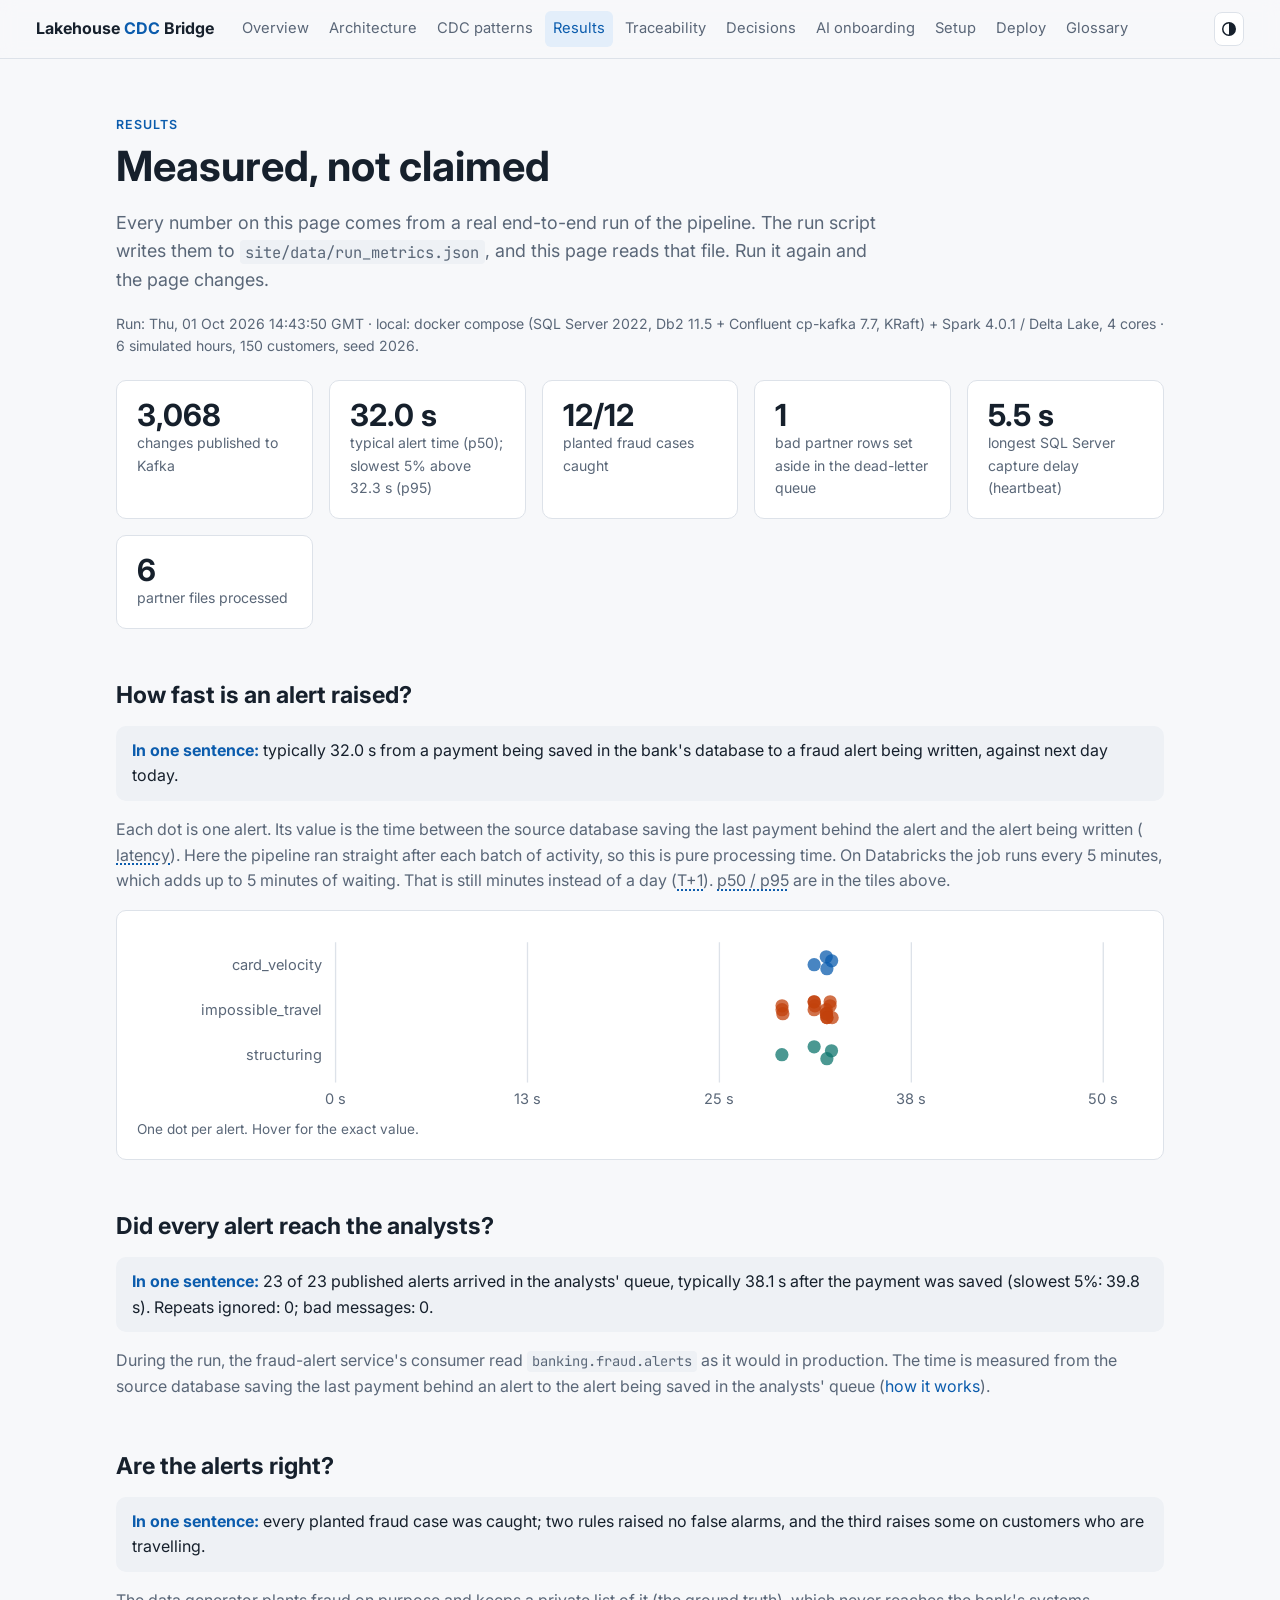
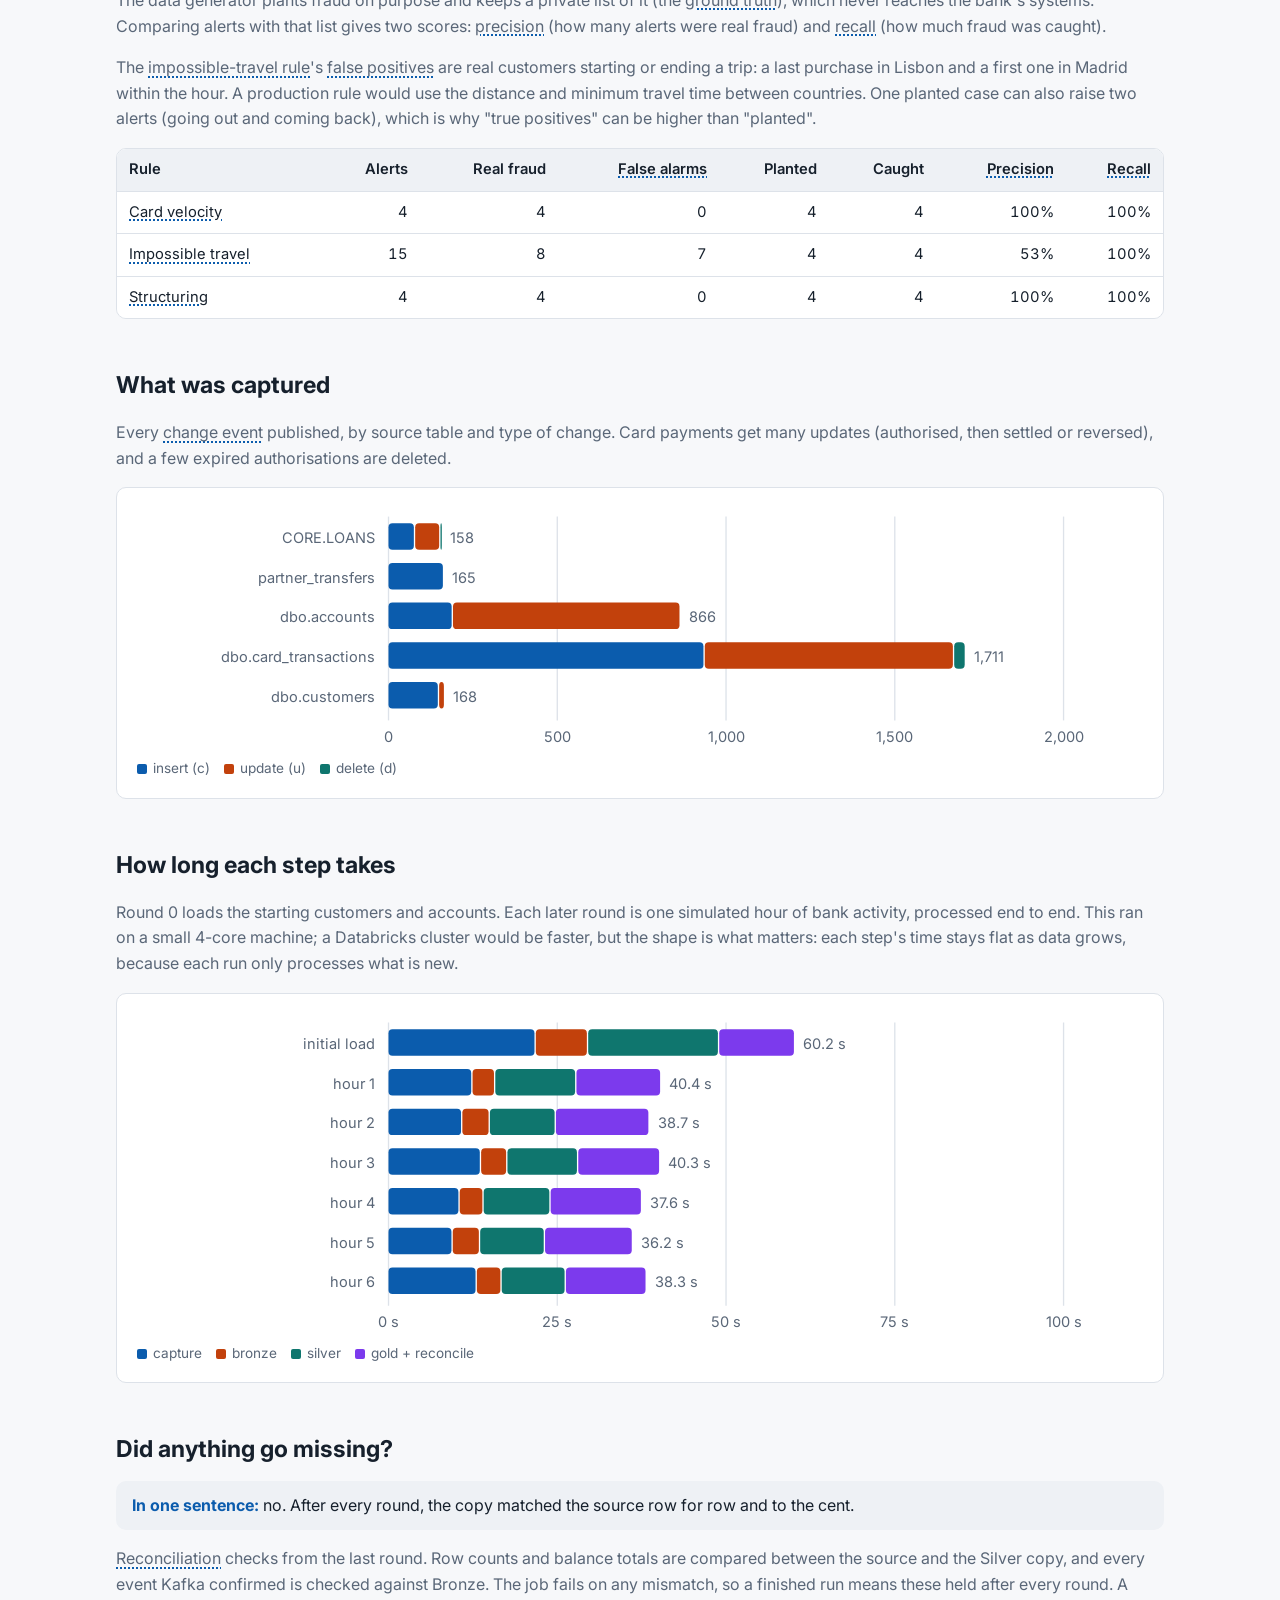
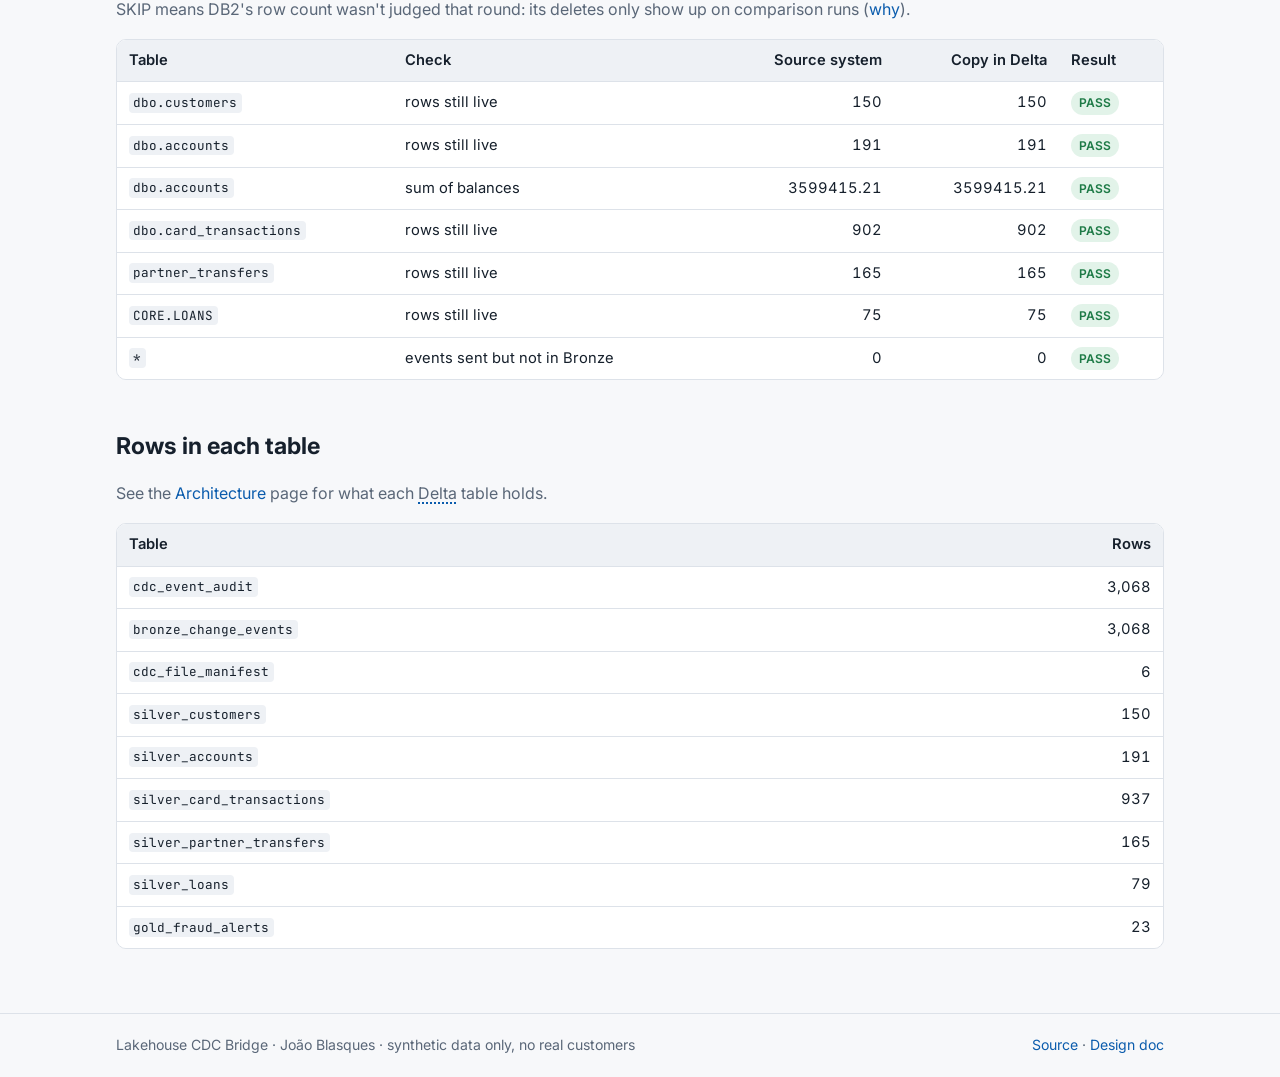
<file: site/results.html>
<!doctype html>
<html lang="en">
<head>
  <meta charset="utf-8">
  <meta name="viewport" content="width=device-width, initial-scale=1">
  <title>Results · Lakehouse CDC Bridge</title>
  <meta name="description" content="Measured results of an end-to-end run: events captured, latency from source commit to alert, detection precision and recall, reconciliation.">
  <link rel="preconnect" href="https://fonts.googleapis.com">
  <link href="https://fonts.googleapis.com/css2?family=Inter:wght@400;600;700&family=JetBrains+Mono&display=swap" rel="stylesheet">
  <link rel="icon" href="data:image/svg+xml,%3Csvg xmlns=%27http://www.w3.org/2000/svg%27 viewBox=%270 0 32 32%27%3E%3Crect width=%2732%27 height=%2732%27 rx=%277%27 fill=%27%230b5cad%27/%3E%3Cpath d=%27M8 11h16M8 16h11M8 21h16%27 stroke=%27white%27 stroke-width=%273%27 stroke-linecap=%27round%27/%3E%3C/svg%3E">
  <link rel="stylesheet" href="assets/style.css">
</head>
<body data-page="results">
<main>
  <section class="hero">
    <div class="eyebrow">Results</div>
    <h1>Measured, not claimed</h1>
    <p class="lead">Every number on this page comes from a real end-to-end run of the pipeline.
      The run script writes them to <code>site/data/run_metrics.json</code>, and this page reads
      that file. Run it again and the page changes.</p>
    <p class="small muted" id="run-meta"></p>
  </section>

  <section class="grid grid-4" id="tiles"></section>

  <h2 id="latency">How fast is an alert raised?</h2>
  <p class="plain"><b>In one sentence:</b> typically <span id="latency-p50">–</span> from a payment
    being saved in the bank's database to a fraud alert being written, against next day today.</p>
  <p class="muted">Each dot is one alert. Its value is the time between the source database saving
    the last payment behind the alert and the alert being written
    (<span data-term="latency">latency</span>). Here the pipeline ran straight after each batch of
    activity, so this is pure processing time. On Databricks the job runs every 5 minutes, which
    adds up to 5 minutes of waiting. That is still minutes instead of a day
    (<span data-term="t-plus-1">T+1</span>). <span data-term="percentile">p50 / p95</span> are in
    the tiles above.</p>
  <div class="card"><div id="latency-chart"></div><div class="legend" id="latency-legend"></div></div>

  <h2 id="queue">Did every alert reach the analysts?</h2>
  <p class="plain"><b>In one sentence:</b> <span id="queue-sentence">–</span></p>
  <p class="muted">During the run, the fraud-alert service's consumer read
    <code>banking.fraud.alerts</code> as it would in production. The time is measured from the
    source database saving the last payment behind an alert to the alert being saved in the
    analysts' queue (<a href="architecture.html#service">how it works</a>).</p>

  <h2 id="detection">Are the alerts right?</h2>
  <p class="plain"><b>In one sentence:</b> every planted fraud case was caught; two rules raised no
    false alarms, and the third raises some on customers who are travelling.</p>
  <p class="muted">The data generator plants fraud on purpose and keeps a private list of it (the
    <span data-term="ground-truth">ground truth</span>), which never reaches the bank's systems.
    Comparing alerts with that list gives two scores:
    <span data-term="precision">precision</span> (how many alerts were real fraud) and
    <span data-term="recall">recall</span> (how much fraud was caught).</p>
  <p class="muted">The <span data-term="impossible-travel">impossible-travel rule</span>'s
    <span data-term="false-positive">false positives</span> are real customers starting or ending
    a trip: a last purchase in Lisbon and a first one in Madrid within the hour. A production rule
    would use the distance and minimum travel time between countries. One planted case can also
    raise two alerts (going out and coming back), which is why "true positives" can be higher
    than "planted".</p>
  <div class="table-wrap"><table id="detection-table"></table></div>

  <h2 id="events">What was captured</h2>
  <p class="muted">Every <span data-term="event">change event</span> published, by source table and
    type of change. Card payments get many updates (authorised, then settled or reversed), and a
    few expired authorisations are deleted.</p>
  <div class="card"><div id="ops-chart"></div><div class="legend" id="ops-legend"></div></div>

  <h2 id="steps">How long each step takes</h2>
  <p class="muted">Round 0 loads the starting customers and accounts. Each later round is one
    simulated hour of bank activity, processed end to end. This ran on a small 4-core machine; a
    Databricks cluster would be faster, but the shape is what matters: each step's time stays flat
    as data grows, because each run only processes what is new.</p>
  <div class="card"><div id="steps-chart"></div><div class="legend" id="steps-legend"></div></div>

  <h2 id="reconciliation">Did anything go missing?</h2>
  <p class="plain"><b>In one sentence:</b> no. After every round, the copy matched the source row for
    row and to the cent.</p>
  <p class="muted"><span data-term="reconciliation">Reconciliation</span> checks from the last round.
    Row counts and balance totals are compared between the source and the Silver copy, and every
    event Kafka confirmed is checked against Bronze. The job fails on any mismatch, so a finished
    run means these held after every round. A SKIP means DB2's row count wasn't judged that round:
    its deletes only show up on comparison runs (<a href="cdc.html#db2">why</a>).</p>
  <div class="table-wrap"><table id="recon-table"></table></div>

  <h2 id="tables">Rows in each table</h2>
  <p class="muted">See the <a href="architecture.html#tables">Architecture</a> page for what each
    <span data-term="delta">Delta</span> table holds.</p>
  <div class="table-wrap"><table id="counts-table"></table></div>
</main>
<script src="assets/app.js"></script>
<script src="assets/glossary.js"></script>
<script src="assets/charts.js"></script>
<script src="assets/results.js"></script>
</body>
</html>
</file>
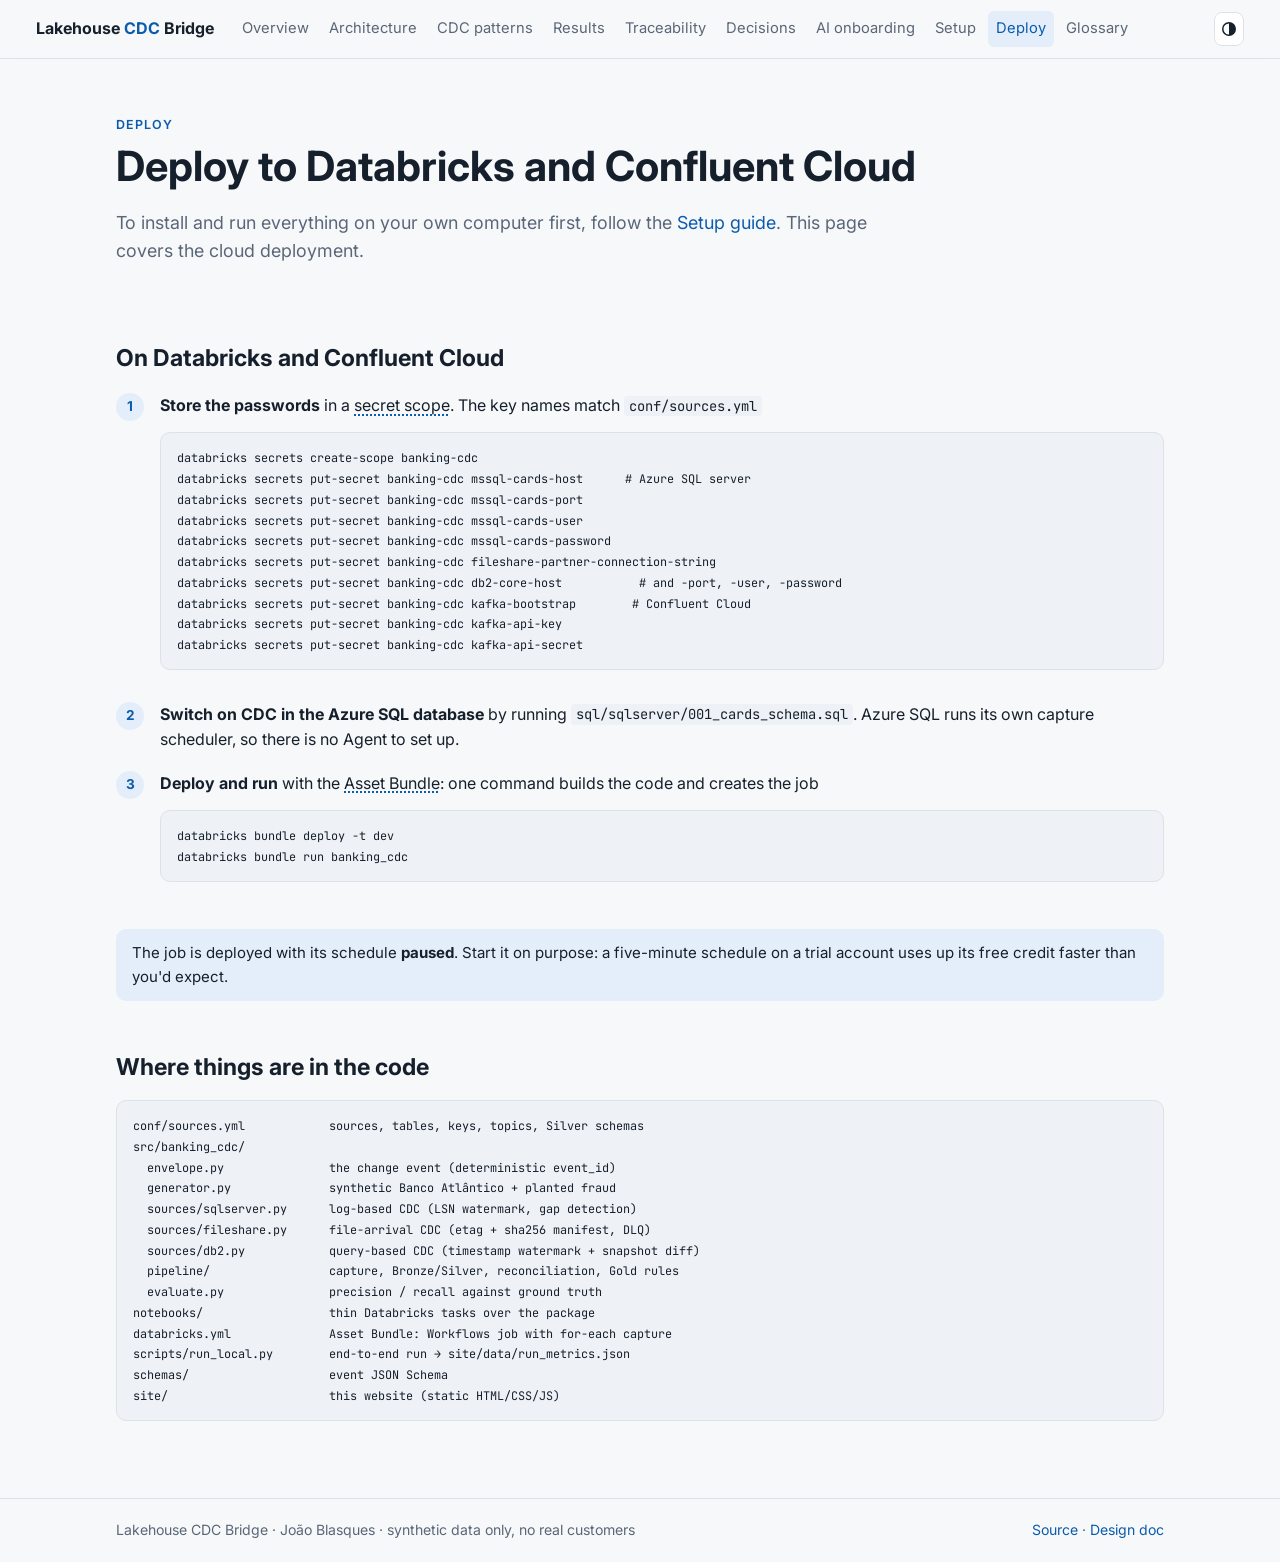
<file: site/run.html>
<!doctype html>
<html lang="en">
<head>
  <meta charset="utf-8">
  <meta name="viewport" content="width=device-width, initial-scale=1">
  <title>Deploy · Lakehouse CDC Bridge</title>
  <meta name="description" content="Deploy the pipeline to Databricks and Confluent Cloud with the Asset Bundle, and find your way around the code.">
  <link rel="preconnect" href="https://fonts.googleapis.com">
  <link href="https://fonts.googleapis.com/css2?family=Inter:wght@400;600;700&family=JetBrains+Mono&display=swap" rel="stylesheet">
  <link rel="icon" href="data:image/svg+xml,%3Csvg xmlns=%27http://www.w3.org/2000/svg%27 viewBox=%270 0 32 32%27%3E%3Crect width=%2732%27 height=%2732%27 rx=%277%27 fill=%27%230b5cad%27/%3E%3Cpath d=%27M8 11h16M8 16h11M8 21h16%27 stroke=%27white%27 stroke-width=%273%27 stroke-linecap=%27round%27/%3E%3C/svg%3E">
  <link rel="stylesheet" href="assets/style.css">
</head>
<body data-page="run">
<main>
  <section class="hero">
    <div class="eyebrow">Deploy</div>
    <h1>Deploy to Databricks and Confluent Cloud</h1>
    <p class="lead">To install and run everything on your own computer first, follow the
      <a href="setup.html">Setup guide</a>. This page covers the cloud deployment.</p>
  </section>

  <h2>On Databricks and Confluent Cloud</h2>
  <ol class="steps">
    <li><b>Store the passwords</b> in a <span data-term="secret-scope">secret scope</span>.
      The key names match <code>conf/sources.yml</code>
<pre><code>databricks secrets create-scope banking-cdc
databricks secrets put-secret banking-cdc mssql-cards-host      # Azure SQL server
databricks secrets put-secret banking-cdc mssql-cards-port
databricks secrets put-secret banking-cdc mssql-cards-user
databricks secrets put-secret banking-cdc mssql-cards-password
databricks secrets put-secret banking-cdc fileshare-partner-connection-string
databricks secrets put-secret banking-cdc db2-core-host           # and -port, -user, -password
databricks secrets put-secret banking-cdc kafka-bootstrap        # Confluent Cloud
databricks secrets put-secret banking-cdc kafka-api-key
databricks secrets put-secret banking-cdc kafka-api-secret</code></pre></li>
    <li><b>Switch on CDC in the Azure SQL database</b> by running
      <code>sql/sqlserver/001_cards_schema.sql</code>. Azure SQL runs its own capture scheduler,
      so there is no Agent to set up.</li>
    <li><b>Deploy and run</b> with the <span data-term="bundle">Asset Bundle</span>: one
      command builds the code and creates the job
<pre><code>databricks bundle deploy -t dev
databricks bundle run banking_cdc</code></pre></li>
  </ol>
  <div class="notice">The job is deployed with its schedule <b>paused</b>. Start it on purpose: a
    five-minute schedule on a trial account uses up its free credit faster than you'd expect.</div>

  <h2>Where things are in the code</h2>
<pre><code>conf/sources.yml            sources, tables, keys, topics, Silver schemas
src/banking_cdc/
  envelope.py               the change event (deterministic event_id)
  generator.py              synthetic Banco Atlântico + planted fraud
  sources/sqlserver.py      log-based CDC (LSN watermark, gap detection)
  sources/fileshare.py      file-arrival CDC (etag + sha256 manifest, DLQ)
  sources/db2.py            query-based CDC (timestamp watermark + snapshot diff)
  pipeline/                 capture, Bronze/Silver, reconciliation, Gold rules
  evaluate.py               precision / recall against ground truth
notebooks/                  thin Databricks tasks over the package
databricks.yml              Asset Bundle: Workflows job with for-each capture
scripts/run_local.py        end-to-end run → site/data/run_metrics.json
schemas/                    event JSON Schema
site/                       this website (static HTML/CSS/JS)</code></pre>
</main>
<script src="assets/app.js"></script>
<script src="assets/glossary.js"></script>
</body>
</html>
</file>
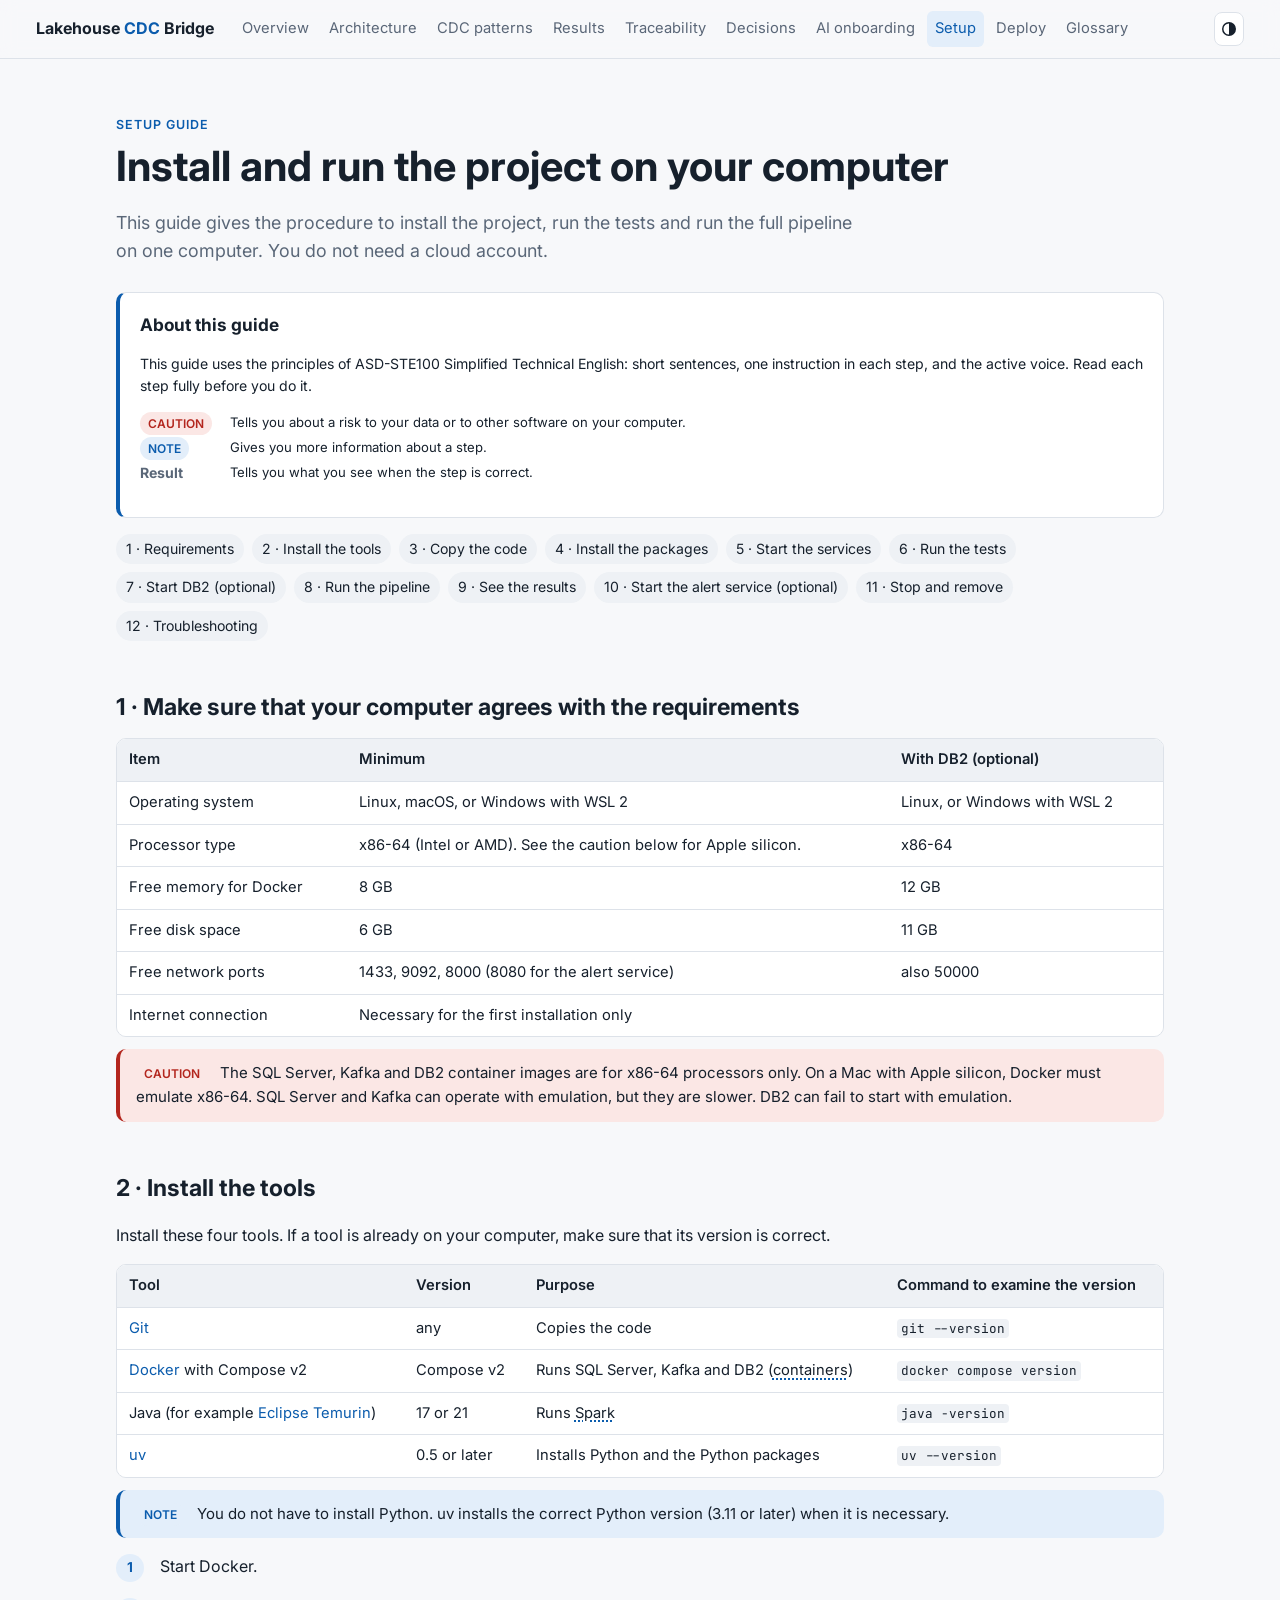
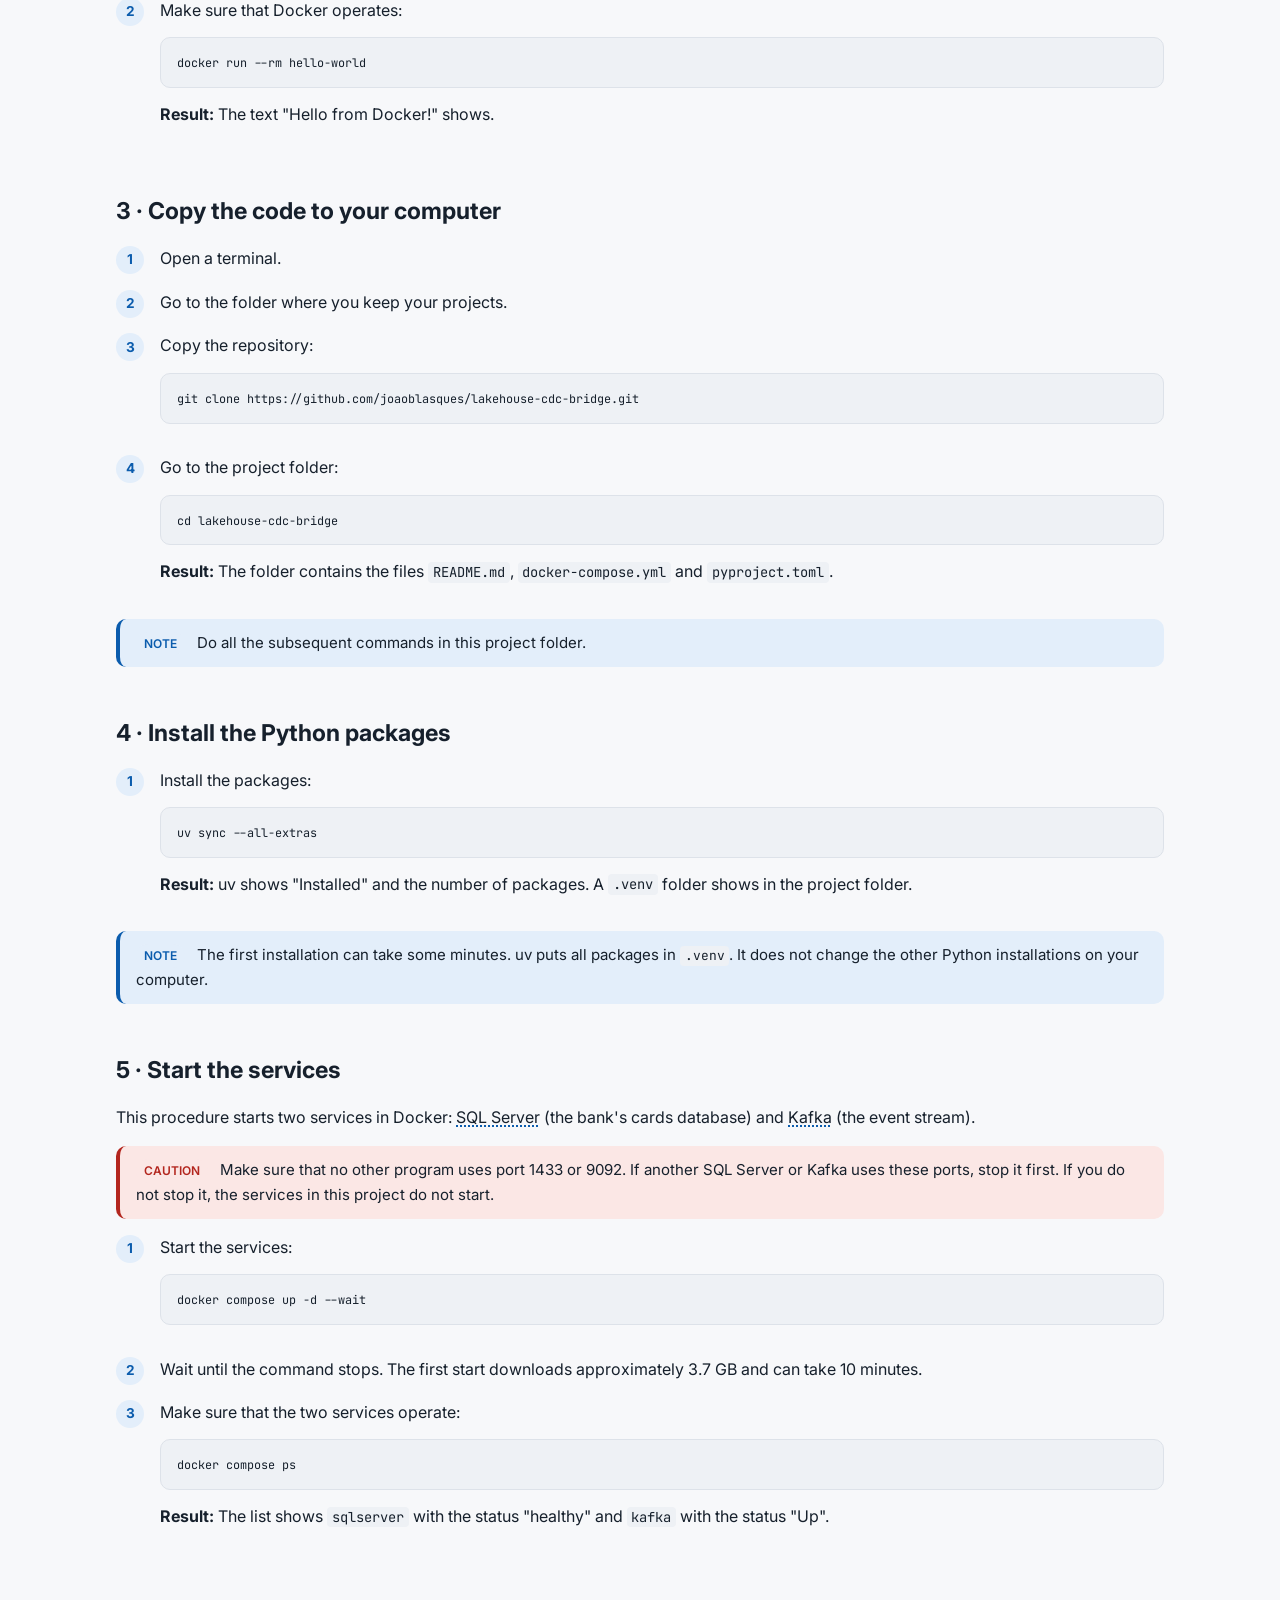
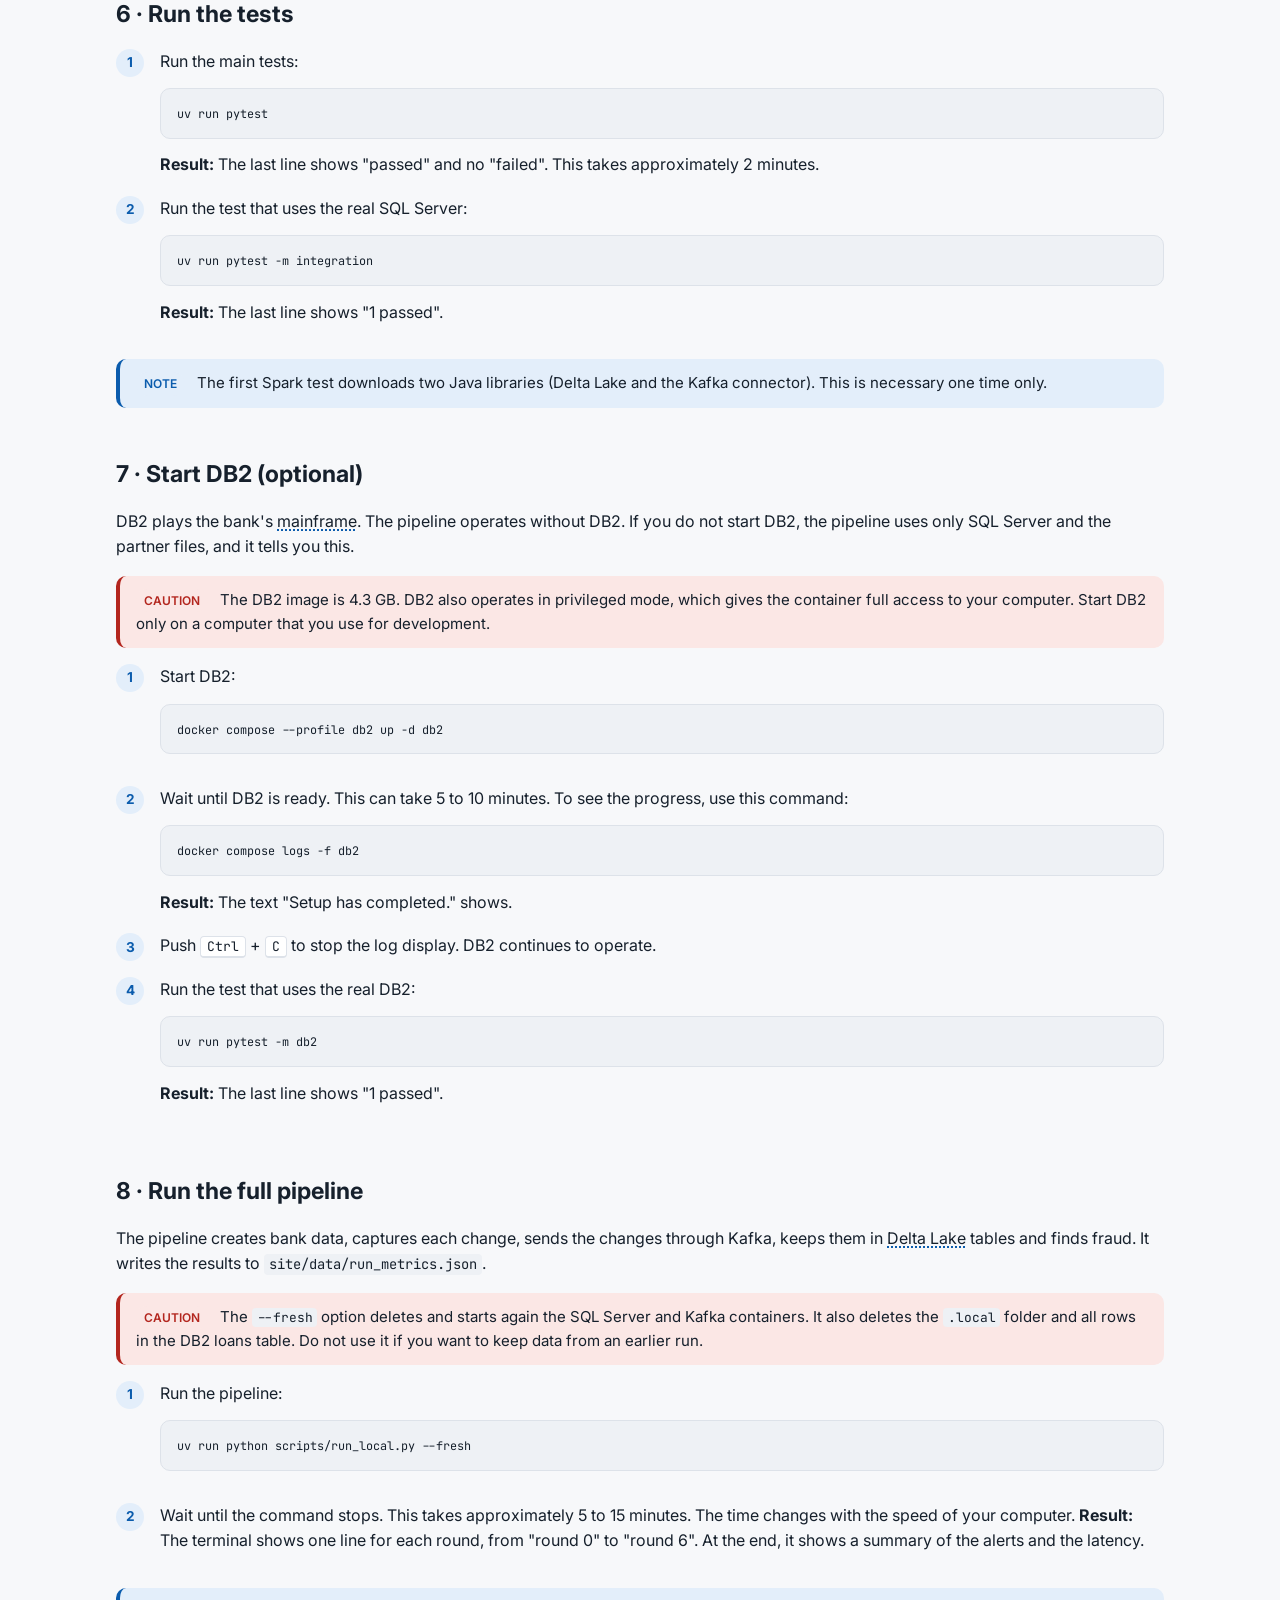
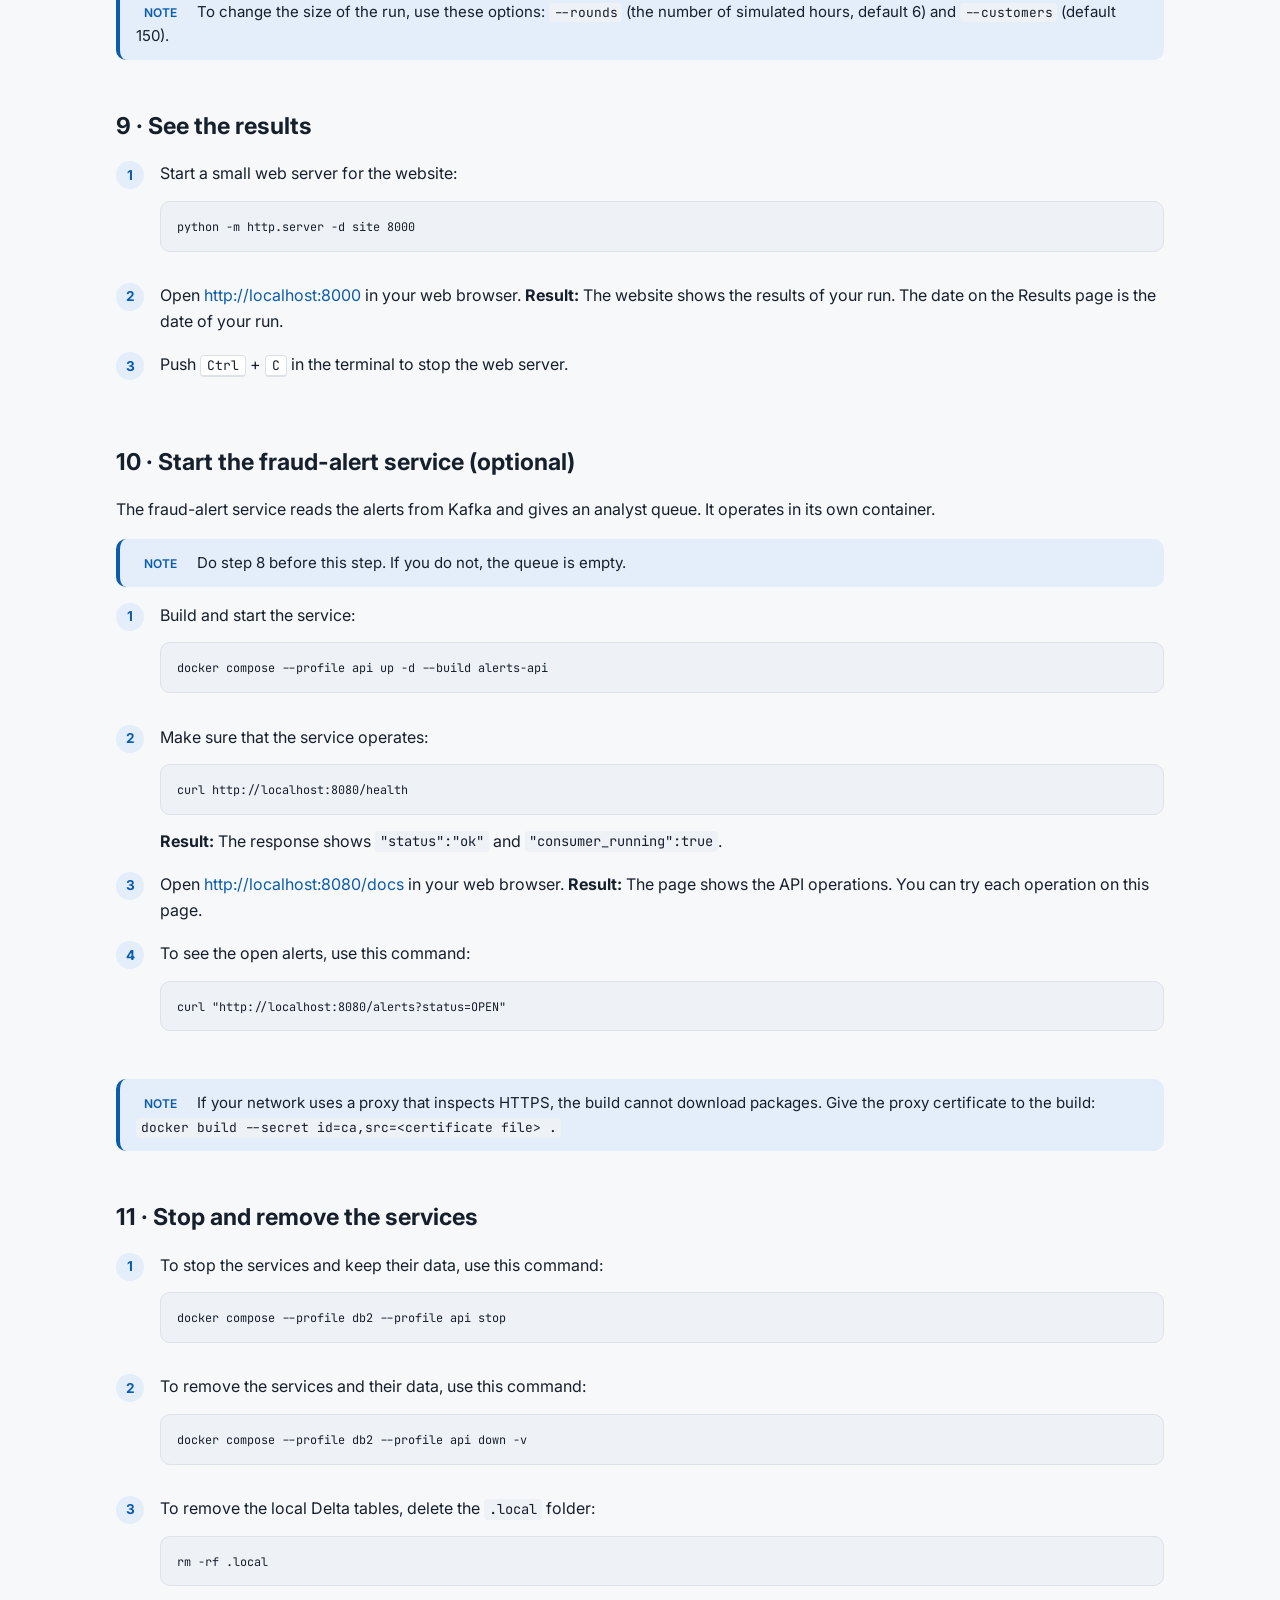
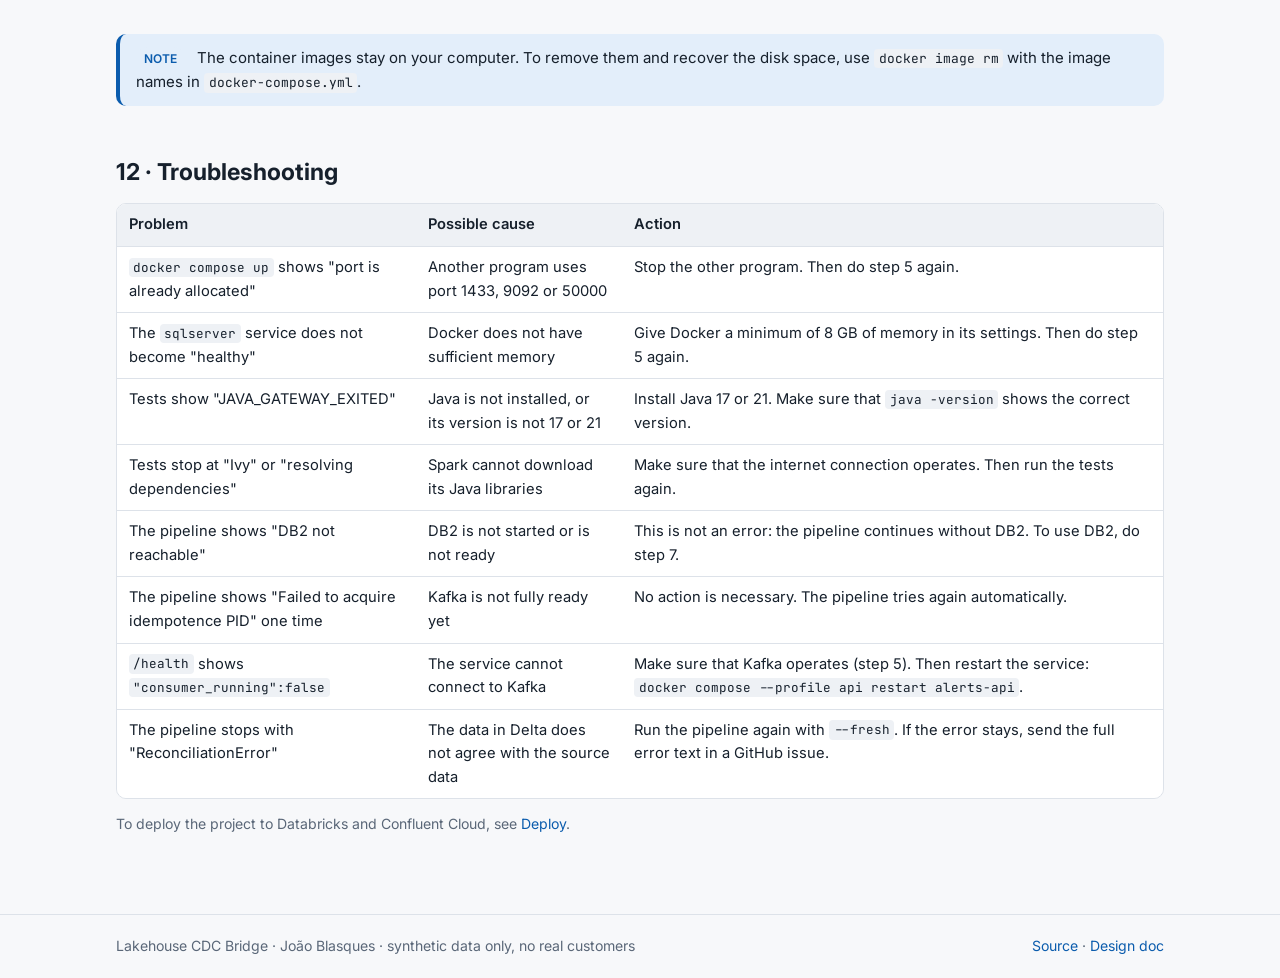
<file: site/setup.html>
<!doctype html>
<html lang="en">
<head>
  <meta charset="utf-8">
  <meta name="viewport" content="width=device-width, initial-scale=1">
  <title>Setup Guide · Lakehouse CDC Bridge</title>
  <meta name="description" content="Step-by-step procedure to install the project on your computer, run the tests and run the full pipeline, written to ASD-STE100 Simplified Technical English principles.">
  <link rel="preconnect" href="https://fonts.googleapis.com">
  <link href="https://fonts.googleapis.com/css2?family=Inter:wght@400;600;700&family=JetBrains+Mono&display=swap" rel="stylesheet">
  <link rel="icon" href="data:image/svg+xml,%3Csvg xmlns=%27http://www.w3.org/2000/svg%27 viewBox=%270 0 32 32%27%3E%3Crect width=%2732%27 height=%2732%27 rx=%277%27 fill=%27%230b5cad%27/%3E%3Cpath d=%27M8 11h16M8 16h11M8 21h16%27 stroke=%27white%27 stroke-width=%273%27 stroke-linecap=%27round%27/%3E%3C/svg%3E">
  <link rel="stylesheet" href="assets/style.css">
</head>
<body data-page="setup">
<main>
  <section class="hero">
    <div class="eyebrow">Setup guide</div>
    <h1>Install and run the project on your computer</h1>
    <p class="lead">This guide gives the procedure to install the project, run the tests and run
      the full pipeline on one computer. You do not need a cloud account.</p>
  </section>

  <div class="card accent">
    <h3>About this guide</h3>
    <p class="small">This guide uses the principles of ASD-STE100 Simplified Technical English:
      short sentences, one instruction in each step, and the active voice. Read each step fully
      before you do it.</p>
    <dl class="kv small" style="margin-top:8px">
      <dt><span class="tag bad">CAUTION</span></dt><dd style="font-family:var(--sans)">Tells you about a risk to your data or to other software on your computer.</dd>
      <dt><span class="tag blue">NOTE</span></dt><dd style="font-family:var(--sans)">Gives you more information about a step.</dd>
      <dt><b>Result</b></dt><dd style="font-family:var(--sans)">Tells you what you see when the step is correct.</dd>
    </dl>
  </div>

  <nav class="toc" aria-label="Procedures">
    <a href="#s1">1 · Requirements</a>
    <a href="#s2">2 · Install the tools</a>
    <a href="#s3">3 · Copy the code</a>
    <a href="#s4">4 · Install the packages</a>
    <a href="#s5">5 · Start the services</a>
    <a href="#s6">6 · Run the tests</a>
    <a href="#s7">7 · Start DB2 (optional)</a>
    <a href="#s8">8 · Run the pipeline</a>
    <a href="#s9">9 · See the results</a>
    <a href="#s10">10 · Start the alert service (optional)</a>
    <a href="#s11">11 · Stop and remove</a>
    <a href="#s12">12 · Troubleshooting</a>
  </nav>

  <h2 id="s1">1 · Make sure that your computer agrees with the requirements</h2>
  <div class="table-wrap">
    <table>
      <thead><tr><th>Item</th><th>Minimum</th><th>With DB2 (optional)</th></tr></thead>
      <tbody>
        <tr><td>Operating system</td><td>Linux, macOS, or Windows with WSL 2</td><td>Linux, or Windows with WSL 2</td></tr>
        <tr><td>Processor type</td><td>x86-64 (Intel or AMD). See the caution below for Apple silicon.</td><td>x86-64</td></tr>
        <tr><td>Free memory for Docker</td><td>8 GB</td><td>12 GB</td></tr>
        <tr><td>Free disk space</td><td>6 GB</td><td>11 GB</td></tr>
        <tr><td>Free network ports</td><td>1433, 9092, 8000 (8080 for the alert service)</td><td>also 50000</td></tr>
        <tr><td>Internet connection</td><td colspan="2">Necessary for the first installation only</td></tr>
      </tbody>
    </table>
  </div>
  <p class="callout caution"><span class="tag bad">CAUTION</span> The SQL Server, Kafka and DB2
    container images are for x86-64 processors only. On a Mac with Apple silicon, Docker must
    emulate x86-64. SQL Server and Kafka can operate with emulation, but they are slower. DB2 can
    fail to start with emulation.</p>

  <h2 id="s2">2 · Install the tools</h2>
  <p>Install these four tools. If a tool is already on your computer, make sure that its version
    is correct.</p>
  <div class="table-wrap">
    <table>
      <thead><tr><th>Tool</th><th>Version</th><th>Purpose</th><th>Command to examine the version</th></tr></thead>
      <tbody>
        <tr><td><a href="https://git-scm.com/downloads">Git</a></td><td>any</td><td>Copies the code</td><td><code>git --version</code></td></tr>
        <tr><td><a href="https://docs.docker.com/get-docker/">Docker</a> with Compose v2</td><td>Compose v2</td><td>Runs SQL Server, Kafka and DB2 (<span data-term="docker">containers</span>)</td><td><code>docker compose version</code></td></tr>
        <tr><td>Java (for example <a href="https://adoptium.net/">Eclipse Temurin</a>)</td><td>17 or 21</td><td>Runs <span data-term="spark">Spark</span></td><td><code>java -version</code></td></tr>
        <tr><td><a href="https://docs.astral.sh/uv/getting-started/installation/">uv</a></td><td>0.5 or later</td><td>Installs Python and the Python packages</td><td><code>uv --version</code></td></tr>
      </tbody>
    </table>
  </div>
  <p class="callout note"><span class="tag blue">NOTE</span> You do not have to install Python. uv
    installs the correct Python version (3.11 or later) when it is necessary.</p>
  <ol class="steps">
    <li>Start Docker.</li>
    <li>Make sure that Docker operates:
<pre><code>docker run --rm hello-world</code></pre>
      <b>Result:</b> The text "Hello from Docker!" shows.</li>
  </ol>

  <h2 id="s3">3 · Copy the code to your computer</h2>
  <ol class="steps">
    <li>Open a terminal.</li>
    <li>Go to the folder where you keep your projects.</li>
    <li>Copy the repository:
<pre><code>git clone https://github.com/joaoblasques/lakehouse-cdc-bridge.git</code></pre></li>
    <li>Go to the project folder:
<pre><code>cd lakehouse-cdc-bridge</code></pre>
      <b>Result:</b> The folder contains the files <code>README.md</code>,
      <code>docker-compose.yml</code> and <code>pyproject.toml</code>.</li>
  </ol>
  <p class="callout note"><span class="tag blue">NOTE</span> Do all the subsequent commands in this
    project folder.</p>

  <h2 id="s4">4 · Install the Python packages</h2>
  <ol class="steps">
    <li>Install the packages:
<pre><code>uv sync --all-extras</code></pre>
      <b>Result:</b> uv shows "Installed" and the number of packages. A <code>.venv</code> folder
      shows in the project folder.</li>
  </ol>
  <p class="callout note"><span class="tag blue">NOTE</span> The first installation can take some
    minutes. uv puts all packages in <code>.venv</code>. It does not change the other Python
    installations on your computer.</p>

  <h2 id="s5">5 · Start the services</h2>
  <p>This procedure starts two services in Docker: <span data-term="sql-server">SQL Server</span>
    (the bank's cards database) and <span data-term="kafka">Kafka</span> (the event stream).</p>
  <p class="callout caution"><span class="tag bad">CAUTION</span> Make sure that no other program
    uses port 1433 or 9092. If another SQL Server or Kafka uses these ports, stop it first.
    If you do not stop it, the services in this project do not start.</p>
  <ol class="steps">
    <li>Start the services:
<pre><code>docker compose up -d --wait</code></pre></li>
    <li>Wait until the command stops. The first start downloads approximately 3.7 GB and can take
      10 minutes.</li>
    <li>Make sure that the two services operate:
<pre><code>docker compose ps</code></pre>
      <b>Result:</b> The list shows <code>sqlserver</code> with the status "healthy" and
      <code>kafka</code> with the status "Up".</li>
  </ol>

  <h2 id="s6">6 · Run the tests</h2>
  <ol class="steps">
    <li>Run the main tests:
<pre><code>uv run pytest</code></pre>
      <b>Result:</b> The last line shows "passed" and no "failed". This takes approximately
      2 minutes.</li>
    <li>Run the test that uses the real SQL Server:
<pre><code>uv run pytest -m integration</code></pre>
      <b>Result:</b> The last line shows "1 passed".</li>
  </ol>
  <p class="callout note"><span class="tag blue">NOTE</span> The first Spark test downloads two
    Java libraries (Delta Lake and the Kafka connector). This is necessary one time only.</p>

  <h2 id="s7">7 · Start DB2 (optional)</h2>
  <p>DB2 plays the bank's <span data-term="mainframe">mainframe</span>. The pipeline operates
    without DB2. If you do not start DB2, the pipeline uses only SQL Server and the partner files,
    and it tells you this.</p>
  <p class="callout caution"><span class="tag bad">CAUTION</span> The DB2 image is 4.3 GB. DB2 also
    operates in privileged mode, which gives the container full access to your computer. Start DB2
    only on a computer that you use for development.</p>
  <ol class="steps">
    <li>Start DB2:
<pre><code>docker compose --profile db2 up -d db2</code></pre></li>
    <li>Wait until DB2 is ready. This can take 5 to 10 minutes. To see the progress, use this
      command:
<pre><code>docker compose logs -f db2</code></pre>
      <b>Result:</b> The text "Setup has completed." shows.</li>
    <li>Push <kbd>Ctrl</kbd> + <kbd>C</kbd> to stop the log display. DB2 continues to operate.</li>
    <li>Run the test that uses the real DB2:
<pre><code>uv run pytest -m db2</code></pre>
      <b>Result:</b> The last line shows "1 passed".</li>
  </ol>

  <h2 id="s8">8 · Run the full pipeline</h2>
  <p>The pipeline creates bank data, captures each change, sends the changes through Kafka,
    keeps them in <span data-term="delta">Delta Lake</span> tables and finds fraud. It writes the
    results to <code>site/data/run_metrics.json</code>.</p>
  <p class="callout caution"><span class="tag bad">CAUTION</span> The <code>--fresh</code> option
    deletes and starts again the SQL Server and Kafka containers. It also deletes the
    <code>.local</code> folder and all rows in the DB2 loans table. Do not use it if you want to
    keep data from an earlier run.</p>
  <ol class="steps">
    <li>Run the pipeline:
<pre><code>uv run python scripts/run_local.py --fresh</code></pre></li>
    <li>Wait until the command stops. This takes approximately 5 to 15 minutes. The time
      changes with the speed of your computer.
      <b>Result:</b> The terminal shows one line for each round, from "round 0" to "round 6".
      At the end, it shows a summary of the alerts and the latency.</li>
  </ol>
  <p class="callout note"><span class="tag blue">NOTE</span> To change the size of the run, use these
    options: <code>--rounds</code> (the number of simulated hours, default 6) and
    <code>--customers</code> (default 150).</p>

  <h2 id="s9">9 · See the results</h2>
  <ol class="steps">
    <li>Start a small web server for the website:
<pre><code>python -m http.server -d site 8000</code></pre></li>
    <li>Open <a href="http://localhost:8000">http://localhost:8000</a> in your web browser.
      <b>Result:</b> The website shows the results of your run. The date on the Results page is
      the date of your run.</li>
    <li>Push <kbd>Ctrl</kbd> + <kbd>C</kbd> in the terminal to stop the web server.</li>
  </ol>

  <h2 id="s10">10 · Start the fraud-alert service (optional)</h2>
  <p>The fraud-alert service reads the alerts from Kafka and gives an analyst queue. It operates
    in its own container.</p>
  <p class="callout note"><span class="tag blue">NOTE</span> Do step 8 before this step. If you do
    not, the queue is empty.</p>
  <ol class="steps">
    <li>Build and start the service:
<pre><code>docker compose --profile api up -d --build alerts-api</code></pre></li>
    <li>Make sure that the service operates:
<pre><code>curl http://localhost:8080/health</code></pre>
      <b>Result:</b> The response shows <code>"status":"ok"</code> and
      <code>"consumer_running":true</code>.</li>
    <li>Open <a href="http://localhost:8080/docs">http://localhost:8080/docs</a> in your web
      browser.
      <b>Result:</b> The page shows the API operations. You can try each operation on this
      page.</li>
    <li>To see the open alerts, use this command:
<pre><code>curl "http://localhost:8080/alerts?status=OPEN"</code></pre></li>
  </ol>
  <p class="callout note"><span class="tag blue">NOTE</span> If your network uses a proxy that
    inspects HTTPS, the build cannot download packages. Give the proxy certificate to the build:
    <code>docker build --secret id=ca,src=&lt;certificate file&gt; .</code></p>

  <h2 id="s11">11 · Stop and remove the services</h2>
  <ol class="steps">
    <li>To stop the services and keep their data, use this command:
<pre><code>docker compose --profile db2 --profile api stop</code></pre></li>
    <li>To remove the services and their data, use this command:
<pre><code>docker compose --profile db2 --profile api down -v</code></pre></li>
    <li>To remove the local Delta tables, delete the <code>.local</code> folder:
<pre><code>rm -rf .local</code></pre></li>
  </ol>
  <p class="callout note"><span class="tag blue">NOTE</span> The container images stay on your
    computer. To remove them and recover the disk space, use <code>docker image rm</code> with the
    image names in <code>docker-compose.yml</code>.</p>

  <h2 id="s12">12 · Troubleshooting</h2>
  <div class="table-wrap">
    <table>
      <thead><tr><th>Problem</th><th>Possible cause</th><th>Action</th></tr></thead>
      <tbody>
        <tr><td><code>docker compose up</code> shows "port is already allocated"</td><td>Another program uses port 1433, 9092 or 50000</td><td>Stop the other program. Then do step 5 again.</td></tr>
        <tr><td>The <code>sqlserver</code> service does not become "healthy"</td><td>Docker does not have sufficient memory</td><td>Give Docker a minimum of 8 GB of memory in its settings. Then do step 5 again.</td></tr>
        <tr><td>Tests show "JAVA_GATEWAY_EXITED"</td><td>Java is not installed, or its version is not 17 or 21</td><td>Install Java 17 or 21. Make sure that <code>java -version</code> shows the correct version.</td></tr>
        <tr><td>Tests stop at "Ivy" or "resolving dependencies"</td><td>Spark cannot download its Java libraries</td><td>Make sure that the internet connection operates. Then run the tests again.</td></tr>
        <tr><td>The pipeline shows "DB2 not reachable"</td><td>DB2 is not started or is not ready</td><td>This is not an error: the pipeline continues without DB2. To use DB2, do step 7.</td></tr>
        <tr><td>The pipeline shows "Failed to acquire idempotence PID" one time</td><td>Kafka is not fully ready yet</td><td>No action is necessary. The pipeline tries again automatically.</td></tr>
        <tr><td><code>/health</code> shows <code>"consumer_running":false</code></td><td>The service cannot connect to Kafka</td><td>Make sure that Kafka operates (step 5). Then restart the service: <code>docker compose --profile api restart alerts-api</code>.</td></tr>
        <tr><td>The pipeline stops with "ReconciliationError"</td><td>The data in Delta does not agree with the source data</td><td>Run the pipeline again with <code>--fresh</code>. If the error stays, send the full error text in a GitHub issue.</td></tr>
      </tbody>
    </table>
  </div>
  <p class="small muted">To deploy the project to Databricks and Confluent Cloud, see
    <a href="run.html">Deploy</a>.</p>
</main>
<script src="assets/app.js"></script>
<script src="assets/glossary.js"></script>
</body>
</html>
</file>
<file: site/assets/style.css>
:root {
  --bg: #f7f8fa;
  --surface: #ffffff;
  --surface-2: #eef1f5;
  --text: #16202c;
  --muted: #5a6778;
  --border: #dde2e9;
  --accent: #0b5cad;
  --accent-soft: #e3eefa;
  --ok: #1d7a46;
  --ok-soft: #e2f3e9;
  --bad: #b3261e;
  --bad-soft: #fbe7e5;
  --warn: #8a5a00;
  --s1: #0b5cad;
  --s2: #c2410c;
  --s3: #0f766e;
  --s4: #7c3aed;
  --mono: "JetBrains Mono", ui-monospace, SFMono-Regular, Menlo, monospace;
  --sans: "Inter", system-ui, -apple-system, "Segoe UI", sans-serif;
  --radius: 10px;
  color-scheme: light;
}

@media (prefers-color-scheme: dark) {
  :root:not([data-theme="light"]) {
    --bg: #0e141b;
    --surface: #151d27;
    --surface-2: #1c2633;
    --text: #e6ebf1;
    --muted: #9aa7b8;
    --border: #2a3646;
    --accent: #6cb0f5;
    --accent-soft: #16304b;
    --ok: #5fcf8f;
    --ok-soft: #133524;
    --bad: #f28b82;
    --bad-soft: #3d1a18;
    --warn: #f0b955;
    --s1: #6cb0f5;
    --s2: #f59e6b;
    --s3: #4fd1c5;
    --s4: #b794f6;
    color-scheme: dark;
  }
}

:root[data-theme="dark"] {
  --bg: #0e141b;
  --surface: #151d27;
  --surface-2: #1c2633;
  --text: #e6ebf1;
  --muted: #9aa7b8;
  --border: #2a3646;
  --accent: #6cb0f5;
  --accent-soft: #16304b;
  --ok: #5fcf8f;
  --ok-soft: #133524;
  --bad: #f28b82;
  --bad-soft: #3d1a18;
  --warn: #f0b955;
  --s1: #6cb0f5;
  --s2: #f59e6b;
  --s3: #4fd1c5;
  --s4: #b794f6;
  color-scheme: dark;
}

* { box-sizing: border-box; }
html { scroll-behavior: smooth; }
body {
  margin: 0;
  background: var(--bg);
  color: var(--text);
  font: 16px/1.6 var(--sans);
  -webkit-font-smoothing: antialiased;
}
a { color: var(--accent); text-decoration: none; }
a:hover { text-decoration: underline; }
code, pre { font-family: var(--mono); font-size: 0.86em; }
code { background: var(--surface-2); padding: 0.1em 0.35em; border-radius: 4px; }
pre {
  background: var(--surface-2);
  border: 1px solid var(--border);
  border-radius: var(--radius);
  padding: 14px 16px;
  overflow-x: auto;
  line-height: 1.5;
}
pre code { background: none; padding: 0; }

/* ---- header / nav ---- */
.site-header {
  position: sticky;
  top: 0;
  z-index: 10;
  background: color-mix(in srgb, var(--bg) 88%, transparent);
  backdrop-filter: blur(8px);
  border-bottom: 1px solid var(--border);
}
.nav {
  max-width: 1240px;
  margin: 0 auto;
  padding: 0 16px;
  display: flex;
  align-items: center;
  gap: 20px;
  height: 58px;
}
.brand { font-weight: 700; color: var(--text); white-space: nowrap; }
.brand span { color: var(--accent); }
.nav-links { display: flex; gap: 4px; flex: 1; overflow-x: auto; scrollbar-width: none; }
.nav-links a {
  color: var(--muted);
  padding: 6px 8px;
  border-radius: 6px;
  font-size: 0.92rem;
  white-space: nowrap;
}
.nav-links a:hover { color: var(--text); background: var(--surface-2); text-decoration: none; }
.nav-links a[aria-current="page"] { color: var(--accent); background: var(--accent-soft); }
.icon-btn {
  border: 1px solid var(--border);
  background: var(--surface);
  color: var(--text);
  border-radius: 8px;
  height: 34px;
  min-width: 34px;
  cursor: pointer;
  font-size: 0.9rem;
}
.icon-btn:hover { background: var(--surface-2); }

/* ---- layout ---- */
main { max-width: 1080px; margin: 0 auto; padding: 32px 16px 64px; }
.hero { padding: 24px 0 8px; }
.eyebrow {
  text-transform: uppercase;
  letter-spacing: 0.08em;
  font-size: 0.78rem;
  color: var(--accent);
  font-weight: 600;
}
h1 { font-size: clamp(1.8rem, 4vw, 2.6rem); line-height: 1.15; margin: 8px 0 12px; }
h2 { font-size: 1.45rem; margin: 48px 0 12px; }
h3 { font-size: 1.08rem; margin: 0 0 6px; }
.lead { font-size: 1.12rem; color: var(--muted); max-width: 760px; }
.muted { color: var(--muted); }
.small { font-size: 0.88rem; }

.grid { display: grid; gap: 16px; }
.grid-2 { grid-template-columns: repeat(auto-fit, minmax(300px, 1fr)); }
.grid-3 { grid-template-columns: repeat(auto-fit, minmax(240px, 1fr)); }
.grid-4 { grid-template-columns: repeat(auto-fit, minmax(180px, 1fr)); }

.card {
  background: var(--surface);
  border: 1px solid var(--border);
  border-radius: var(--radius);
  padding: 18px 20px;
}
.card p:last-child { margin-bottom: 0; }
.card.accent { border-left: 4px solid var(--accent); }

.stat .value { font-size: 1.9rem; font-weight: 700; line-height: 1.1; }
.stat .label { color: var(--muted); font-size: 0.88rem; }

.tag {
  display: inline-block;
  font-size: 0.75rem;
  font-weight: 600;
  padding: 2px 8px;
  border-radius: 999px;
  background: var(--surface-2);
  color: var(--muted);
  margin-right: 4px;
}
.tag.ok { background: var(--ok-soft); color: var(--ok); }
.tag.bad { background: var(--bad-soft); color: var(--bad); }
.tag.blue { background: var(--accent-soft); color: var(--accent); }

.cta-row { display: flex; gap: 10px; flex-wrap: wrap; margin: 20px 0; }
.btn {
  display: inline-block;
  padding: 9px 16px;
  border-radius: 8px;
  border: 1px solid var(--border);
  background: var(--surface);
  color: var(--text);
  font-weight: 600;
  font-size: 0.94rem;
}
.btn.primary { background: var(--accent); border-color: var(--accent); color: #fff; }
:root[data-theme="dark"] .btn.primary { color: #0e141b; }
@media (prefers-color-scheme: dark) {
  :root:not([data-theme="light"]) .btn.primary { color: #0e141b; }
}
.btn:hover { text-decoration: none; filter: brightness(1.05); }

/* ---- tables ---- */
.table-wrap { overflow-x: auto; border: 1px solid var(--border); border-radius: var(--radius); }
table { border-collapse: collapse; width: 100%; background: var(--surface); font-size: 0.92rem; }
th, td { text-align: left; padding: 9px 12px; border-bottom: 1px solid var(--border); vertical-align: top; }
th { background: var(--surface-2); font-weight: 600; white-space: nowrap; }
tr:last-child td { border-bottom: none; }
td.num, th.num { text-align: right; font-variant-numeric: tabular-nums; }
td code { white-space: nowrap; }

/* ---- diagram ---- */
.diagram { background: var(--surface); border: 1px solid var(--border); border-radius: var(--radius); padding: 12px; overflow-x: auto; }
.diagram svg { display: block; width: 100%; min-width: 760px; height: auto; }
.diagram text { font-family: var(--sans); fill: var(--text); }
.diagram .box { fill: var(--surface-2); stroke: var(--border); }
.diagram .box-accent { fill: var(--accent-soft); stroke: var(--accent); }
.diagram .sub { fill: var(--muted); font-size: 11px; }
.diagram .edge { stroke: var(--muted); stroke-width: 1.5; fill: none; marker-end: url(#arrow); }
.diagram .edge-dash { stroke-dasharray: 4 3; }
.diagram #arrow path { fill: var(--muted); }

/* ---- steps ---- */
.steps { counter-reset: step; list-style: none; padding: 0; }
.steps li { counter-increment: step; position: relative; padding: 0 0 18px 44px; }
.steps li::before {
  content: counter(step);
  position: absolute;
  left: 0;
  top: 0;
  width: 28px;
  height: 28px;
  border-radius: 50%;
  background: var(--accent-soft);
  color: var(--accent);
  font-weight: 700;
  display: grid;
  place-items: center;
  font-size: 0.85rem;
}

/* ---- charts ---- */
.chart { width: 100%; height: auto; display: block; }
.chart text { font-family: var(--sans); fill: var(--muted); font-size: 11px; }
.chart .grid-line { stroke: var(--border); }
.legend { display: flex; gap: 14px; flex-wrap: wrap; font-size: 0.85rem; color: var(--muted); margin-top: 8px; }
.legend i { display: inline-block; width: 10px; height: 10px; border-radius: 2px; margin-right: 6px; vertical-align: middle; }

/* ---- lineage ---- */
.alert-picker { display: flex; gap: 8px; flex-wrap: wrap; margin-bottom: 16px; }
.alert-picker button {
  border: 1px solid var(--border);
  background: var(--surface);
  color: var(--text);
  border-radius: 999px;
  padding: 7px 14px;
  cursor: pointer;
  font: inherit;
  font-size: 0.9rem;
}
.alert-picker button[aria-pressed="true"] { background: var(--accent); border-color: var(--accent); color: #fff; }
.trace { display: grid; gap: 12px; }
.trace-hop { display: grid; grid-template-columns: 140px 1fr; gap: 12px; align-items: start; }
.trace-hop .hop-label { font-weight: 600; color: var(--muted); font-size: 0.85rem; padding-top: 18px; }
@media (max-width: 640px) {
  .trace-hop { grid-template-columns: 1fr; }
  .trace-hop .hop-label { padding-top: 0; }
}
.kv { display: grid; grid-template-columns: max-content 1fr; gap: 2px 14px; font-size: 0.88rem; }
.kv dt { color: var(--muted); }
.kv dd { margin: 0; font-family: var(--mono); font-size: 0.82rem; word-break: break-all; }

details.adr { background: var(--surface); border: 1px solid var(--border); border-radius: var(--radius); padding: 14px 18px; margin-bottom: 10px; }
details.adr summary { cursor: pointer; font-weight: 600; }
details.adr[open] summary { margin-bottom: 8px; }

.site-footer { border-top: 1px solid var(--border); color: var(--muted); font-size: 0.88rem; }
.site-footer div { max-width: 1080px; margin: 0 auto; padding: 20px 16px; display: flex; gap: 16px; flex-wrap: wrap; justify-content: space-between; }

.notice { background: var(--accent-soft); border-radius: var(--radius); padding: 12px 16px; font-size: 0.94rem; }
.empty { color: var(--muted); font-style: italic; }

/* ---- small screens: nothing may push the page wider than the viewport ---- */
.grid > *, .nav > *, .trace-hop > * { min-width: 0; }
.nav-links { min-width: 0; }
.icon-btn svg { width: 16px; height: 16px; display: block; margin: auto; fill: currentColor; }
@media (max-width: 640px) {
  .nav { gap: 10px; }
  .gh-link { display: none !important; }
  h2 { font-size: 1.25rem; margin-top: 36px; }
  .card { padding: 14px 16px; }
  pre { font-size: 0.78rem; }
}
@media (max-width: 640px) {
  .nav { flex-wrap: wrap; height: auto; padding-top: 10px; row-gap: 6px; }
  .brand { flex: 1; }
  .nav-links { order: 3; flex-basis: 100%; padding-bottom: 8px; }
}

/* ---- glossary terms + popovers ---- */
button.term {
  font: inherit;
  color: inherit;
  background: none;
  border: 0;
  padding: 0;
  cursor: help;
  text-decoration: underline dotted;
  text-decoration-color: var(--accent);
  text-underline-offset: 3px;
  text-decoration-thickness: 1.5px;
}
button.term:hover, button.term[aria-expanded="true"] { color: var(--accent); }
button.term:focus-visible { outline: 2px solid var(--accent); outline-offset: 2px; border-radius: 3px; }
code button.term, button.term code { cursor: help; }
.term-pop {
  position: absolute;
  z-index: 50;
  max-width: min(340px, calc(100vw - 24px));
  background: var(--surface);
  color: var(--text);
  border: 1px solid var(--border);
  border-radius: var(--radius);
  box-shadow: 0 8px 28px rgb(0 0 0 / 0.16);
  padding: 12px 14px;
  font-size: 0.9rem;
  line-height: 1.5;
}
.term-pop p { margin: 4px 0 8px; }
.term-pop-title { font-weight: 700; }
.term-pop a { font-size: 0.85rem; font-weight: 600; }

/* ---- glossary page ---- */
.glossary-search { width: 100%; max-width: 420px; padding: 10px 14px; border: 1px solid var(--border);
  border-radius: 8px; background: var(--surface); color: var(--text); font: inherit; }
.glossary-group h2 { margin-top: 36px; }
.glossary-list { display: grid; gap: 10px; }
.glossary-item { background: var(--surface); border: 1px solid var(--border); border-radius: var(--radius); padding: 14px 18px; scroll-margin-top: 80px; }
.glossary-item:target { border-color: var(--accent); box-shadow: 0 0 0 3px var(--accent-soft); }
.glossary-item h3 { margin-bottom: 4px; }
.glossary-item p { margin: 4px 0 0; }
.glossary-item .more { color: var(--muted); }
.toc { display: flex; flex-wrap: wrap; gap: 8px; margin: 16px 0; }
.toc a { font-size: 0.88rem; padding: 4px 10px; border-radius: 999px; background: var(--surface-2); color: var(--text); }
.plain { background: var(--surface-2); border-radius: var(--radius); padding: 12px 16px; margin: 0 0 12px; }
.plain b { color: var(--accent); }

/* ---- setup guide (STE callouts) ---- */
.callout { border-radius: var(--radius); padding: 12px 16px; font-size: 0.94rem; margin: 12px 0; }
.callout .tag { margin-right: 8px; }
.callout.caution { background: var(--bad-soft); border-left: 4px solid var(--bad); }
.callout.note { background: var(--accent-soft); border-left: 4px solid var(--accent); }
kbd { font-family: var(--mono); font-size: 0.82em; padding: 1px 6px; border: 1px solid var(--border);
  border-bottom-width: 2px; border-radius: 4px; background: var(--surface); }
</file>
